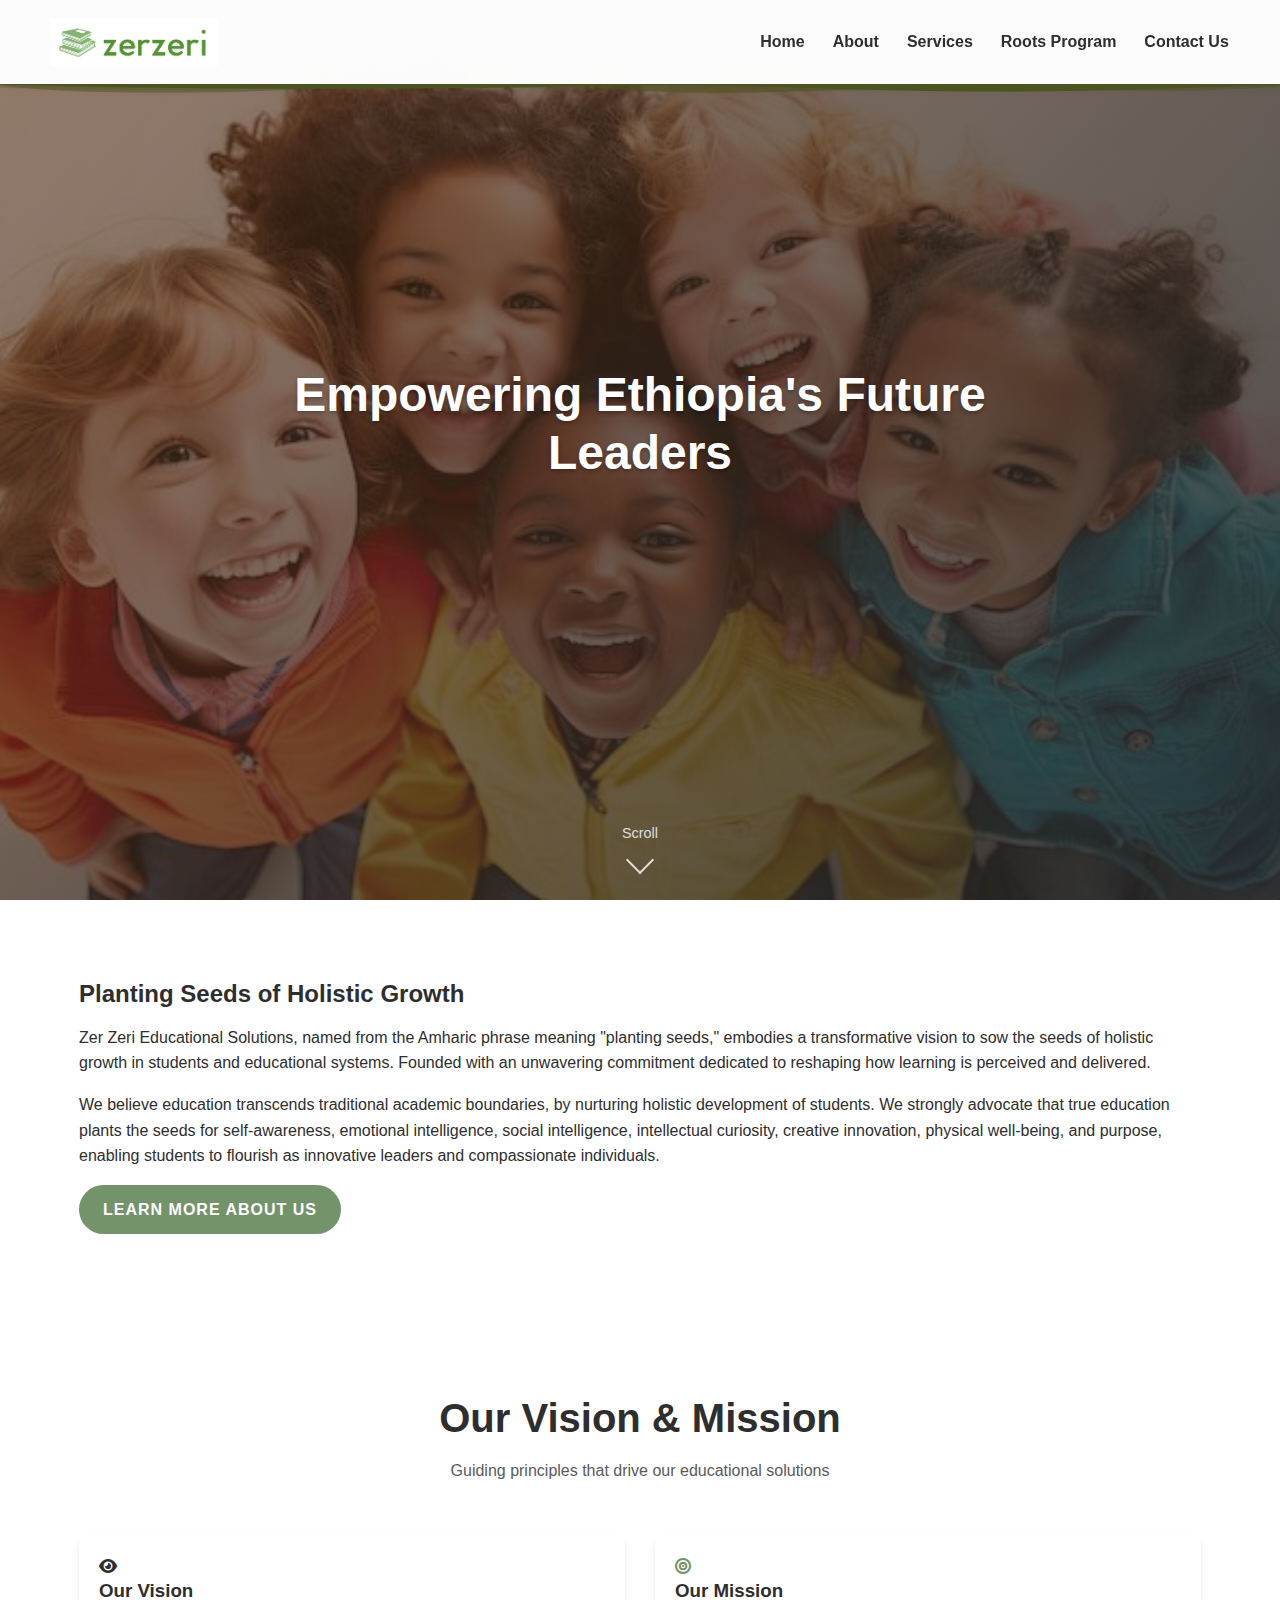
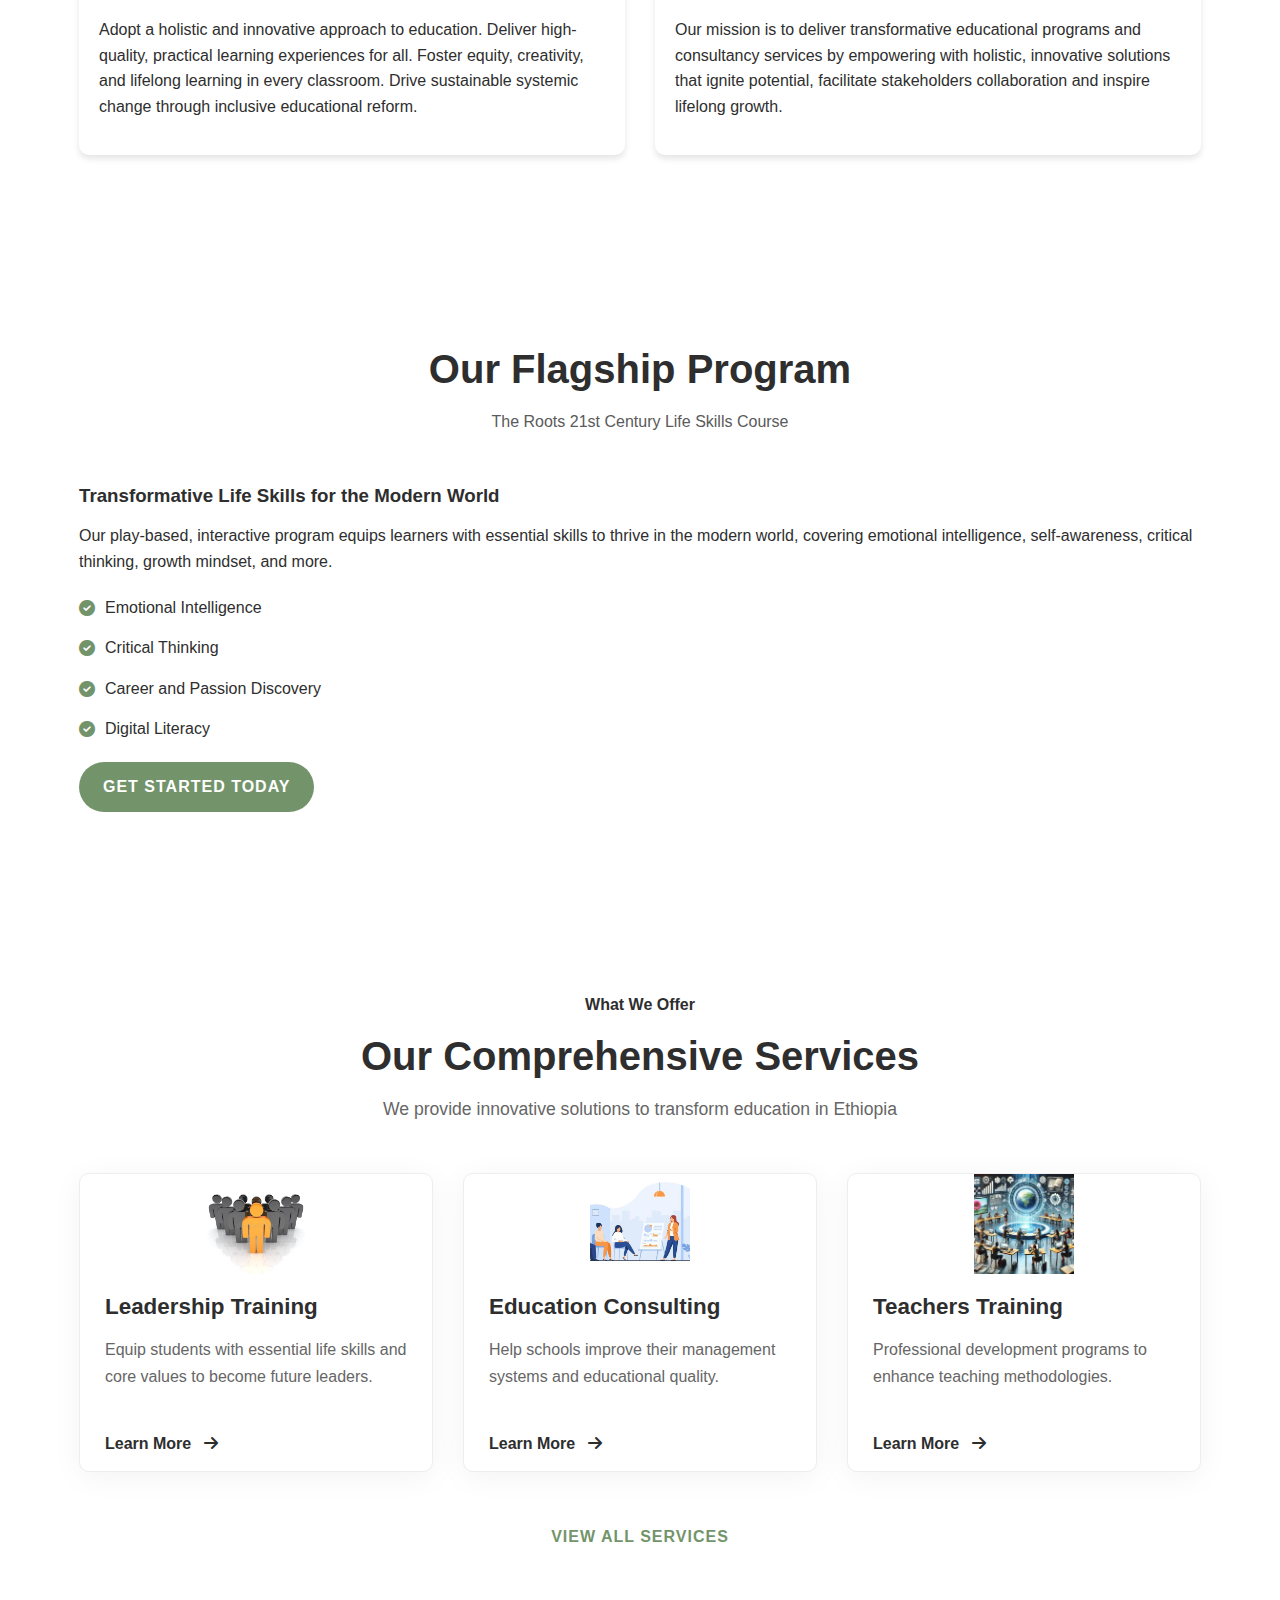
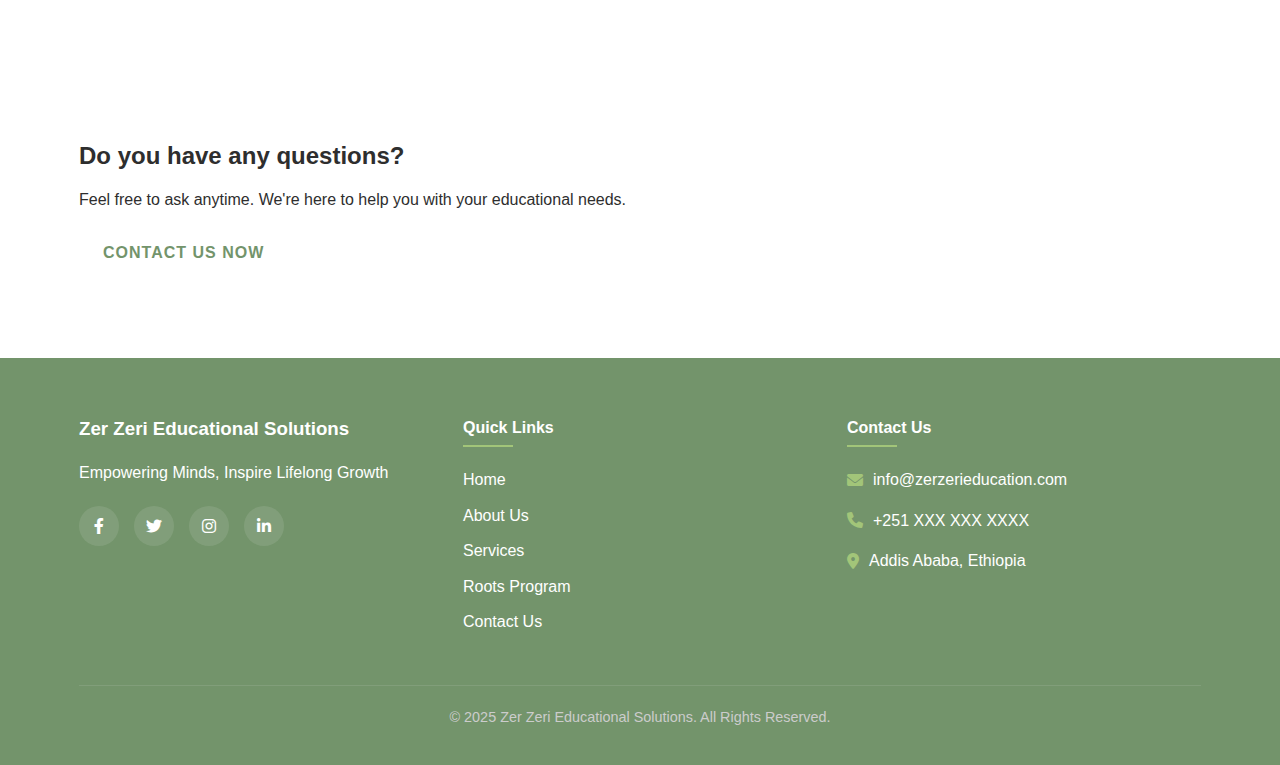
<file: index.html>
<!DOCTYPE html>
<html lang="en">
<head>
    <meta charset="UTF-8">
    <meta name="viewport" content="width=device-width, initial-scale=1.0">
    <title>Zer Zeri Educational Solutions - Empowering Minds</title>
    <link rel="stylesheet" href="css/style.css">
    <link rel="stylesheet" href="css/animations.css">
    <link rel="stylesheet" href="https://cdnjs.cloudflare.com/ajax/libs/font-awesome/6.0.0-beta3/css/all.min.css">
     <link href="https://fonts.googleapis.com/css2?family=Poppins:wght@400;600;700&family=Open+Sans:wght@400;600&display=swap" rel="stylesheet">
    <link rel="stylesheet" href="https://cdnjs.cloudflare.com/ajax/libs/font-awesome/6.0.0-beta3/css/all.min.css">
    <link rel="icon" href="images/logo.png" type="image/x-icon">
</head>
<body>
   <!-- HEADER -->
<header class="animated-header">
    <div class="header-container">
        <a href="index.html" class="logo">
            <img src="images/logo.png" alt="Zerzeri Education Logo">

        </a>
        <nav class="main-nav">
            <ul>
                <li><a href="index.html">Home</a></li>
                <li><a href="about.html">About</a></li>
                <li><a href="services.html">Services</a></li>
                <li><a href="roots-program.html">Roots Program</a></li>
                <li><a href="contact.html">Contact Us</a></li>
            </ul>
        </nav>
        <div class="mobile-menu-btn">
            <div class="hamburger">
                <span></span>
                <span></span>
                <span></span>
            </div>
        </div>
    </div>
    <div class="header-wave"></div>
</header>

    <!-- Hero Section -->
<section class="hero">
    <div class="hero-overlay"></div>
    <div class="container">
        <div class="hero-content">
            <h1 class="hero-title">Empowering Ethiopia's Future Leaders</h1>
            <p class="hero-subtitle">Innovative education solutions that transform learning for the 21st century</p>
            <div class="hero-buttons">
                <a href="root-program.html" class="cta-button primary-btn">Explore Our Program</a>
                <a href="services.html" class="cta-button secondary-btn">Learn About Our Services</a>
            </div>
        </div>
    </div>
    <div class="scroll-down-indicator">
        <span>Scroll</span>
        <div class="arrow-down"></div>
    </div>
</section>

    <!-- Introduction Section -->
    <section class="section bg-light">
        <div class="container">
            <div class="intro-content" data-animate="fade-in">
                <h2>Planting Seeds of Holistic Growth</h2>
                <p>Zer Zeri Educational Solutions, named from the Amharic phrase meaning "planting seeds," embodies a transformative vision to sow the seeds of holistic growth in students and educational systems. Founded with an unwavering commitment dedicated to reshaping how learning is perceived and delivered.</p>
                <p>We believe education transcends traditional academic boundaries, by nurturing holistic development of students. We strongly advocate that true education plants the seeds for self-awareness, emotional intelligence, social intelligence, intellectual curiosity, creative innovation, physical well-being, and purpose, enabling students to flourish as innovative leaders and compassionate individuals.</p>
                <a href="about.html" class="cta-button">Learn More About Us</a>
            </div>
        </div>
    </section>

    <!-- Vision and Mission Section -->
    <section class="section">
        <div class="container">
            <div class="section-title" data-animate="fade-in">
                <h2>Our Vision & Mission</h2>
                <p>Guiding principles that drive our educational solutions</p>
            </div>
            <div class="vision-mission-grid">
                <div class="vision-card" data-animate="fade-left">
                    <div class="card">
                        <div class="card-body">
                            <i class="fas fa-eye icon-large" style="color: var(--primary-orange);"></i>
                            <h3>Our Vision</h3>
                            <p>Adopt a holistic and innovative approach to education.
Deliver high-quality, practical learning experiences for all.
Foster equity, creativity, and lifelong learning in every classroom.
Drive sustainable systemic change through inclusive educational reform.</p>
                        </div>
                    </div>
                </div>
                <div class="mission-card" data-animate="fade-right">
                    <div class="card">
                        <div class="card-body">
                            <i class="fas fa-bullseye icon-large" style="color: var(--primary-green);"></i>
                            <h3>Our Mission</h3>
                            <p>Our mission is to deliver transformative educational programs and consultancy services by empowering with holistic, innovative solutions that ignite potential, facilitate stakeholders collaboration and inspire lifelong growth.</p>
                        </div>
                    </div>
                </div>
            </div>
        </div>
    </section>

    <!-- Roots Program Highlight -->
    <section class="section bg-light">
        <div class="container">
            <div class="section-title" data-animate="fade-in">
                <h2>Our Flagship Program</h2>
                <p>The Roots 21st Century Life Skills Course</p>
            </div>
            <div class="program-highlight" data-animate="fade-in">
                <div class="program-content">
                    <h3>Transformative Life Skills for the Modern World</h3>
                    <p>Our play-based, interactive program equips learners with essential skills to thrive in the modern world, covering emotional intelligence, self-awareness, critical thinking, growth mindset, and more.</p>
                    <ul class="feature-list">
                        <li><i class="fas fa-check-circle" style="color: var(--primary-green);"></i> Emotional Intelligence</li>
                        <li><i class="fas fa-check-circle" style="color: var(--primary-green);"></i> Critical Thinking</li>
                        <li><i class="fas fa-check-circle" style="color: var(--primary-green);"></i> Career and Passion Discovery</li>
                        <li><i class="fas fa-check-circle" style="color: var(--primary-green);"></i> Digital Literacy</li>
                    </ul>
                    <a href="roots-program.html" class="cta-button">Get Started Today</a>
                </div>
            </div>
        </div>
    </section>
     <!-- Featured Services -->
<section class="featured-services">
    <div class="container">
        <div class="section-header">
            <span class="section-subtitle">What We Offer</span>
            <h2>Our Comprehensive Services</h2>
            <p>We provide innovative solutions to transform education in Ethiopia</p>
        </div>
        
        <div class="services-grid">
            <div class="service-card">
                <div class="service-icon">
                    <img src="images/leadership.jpg" alt="Leadership">
                </div>
                <h3>Leadership Training</h3>
                <p>Equip students with essential life skills and core values to become future leaders.</p>
                <a href="services.html" class="service-link">Learn More <i class="fas fa-arrow-right"></i></a>
            </div>
            
            <div class="service-card">
                <div class="service-icon">
                    <img src="images/consulting.jpg" alt="Consulting">
                </div>
                <h3>Education Consulting</h3>
                <p>Help schools improve their management systems and educational quality.</p>
                <a href="services.html" class="service-link">Learn More <i class="fas fa-arrow-right"></i></a>
            </div>
            
            <div class="service-card">
                <div class="service-icon">
                    <img src="images/teacher-training.jpg" alt="Teacher Training">
                </div>
                <h3>Teachers Training</h3>
                <p>Professional development programs to enhance teaching methodologies.</p>
                <a href="services.html" class="service-link">Learn More <i class="fas fa-arrow-right"></i></a>
            </div>
        </div>
        
        <div class="section-cta">
            <a href="services.html" class="cta-button outline-btn" style="background-color: var(--white); color: var(--primary-green);">View All Services</a>
        </div>
    </div>
</section>

    <!-- CTA Section -->
    <section class="section cta-section" >
        <div class="container">
            <div class="cta-content" data-animate="fade-in">
                <h2>Do you have any questions?</h2>
                <p>Feel free to ask anytime. We're here to help you with your educational needs.</p>
                <a href="contact.html" class="cta-button" style="background-color: var(--white); color: var(--primary-green);">Contact Us Now</a>
            </div>
        </div>
    </section>

    <!-- Footer -->
    <footer class="footer">
        <div class="container">
            <div class="footer-content">
                <div class="footer-about">
                    <h3>Zer Zeri Educational Solutions</h3>
                    <p>Empowering Minds, Inspire Lifelong Growth</p>
                    <div class="social-links">
                        <a href="#"><i class="fab fa-facebook-f"></i></a>
                        <a href="#"><i class="fab fa-twitter"></i></a>
                        <a href="#"><i class="fab fa-instagram"></i></a>
                        <a href="#"><i class="fab fa-linkedin-in"></i></a>
                    </div>
                </div>
                <div class="footer-links">
                    <h4>Quick Links</h4>
                    <ul>
                        <li><a href="index.html">Home</a></li>
                        <li><a href="about.html">About Us</a></li>
                        <li><a href="services.html">Services</a></li>
                        <li><a href="roots-program.html">Roots Program</a></li>
                        <li><a href="contact.html">Contact Us</a></li>
                    </ul>
                </div>
                <div class="footer-contact">
                    <h4>Contact Us</h4>
                    <p><i class="fas fa-envelope"></i> info@zerzerieducation.com</p>
                    <p><i class="fas fa-phone"></i> +251 XXX XXX XXXX</p>
                    <p><i class="fas fa-map-marker-alt"></i> Addis Ababa, Ethiopia</p>
                </div>
            </div>
            <div class="footer-bottom">
                <p>&copy; 2025 Zer Zeri Educational Solutions. All Rights Reserved.</p>
            </div>
        </div>
    </footer>

    <script src="js/main.js"></script>
</body>
</html>
</file>
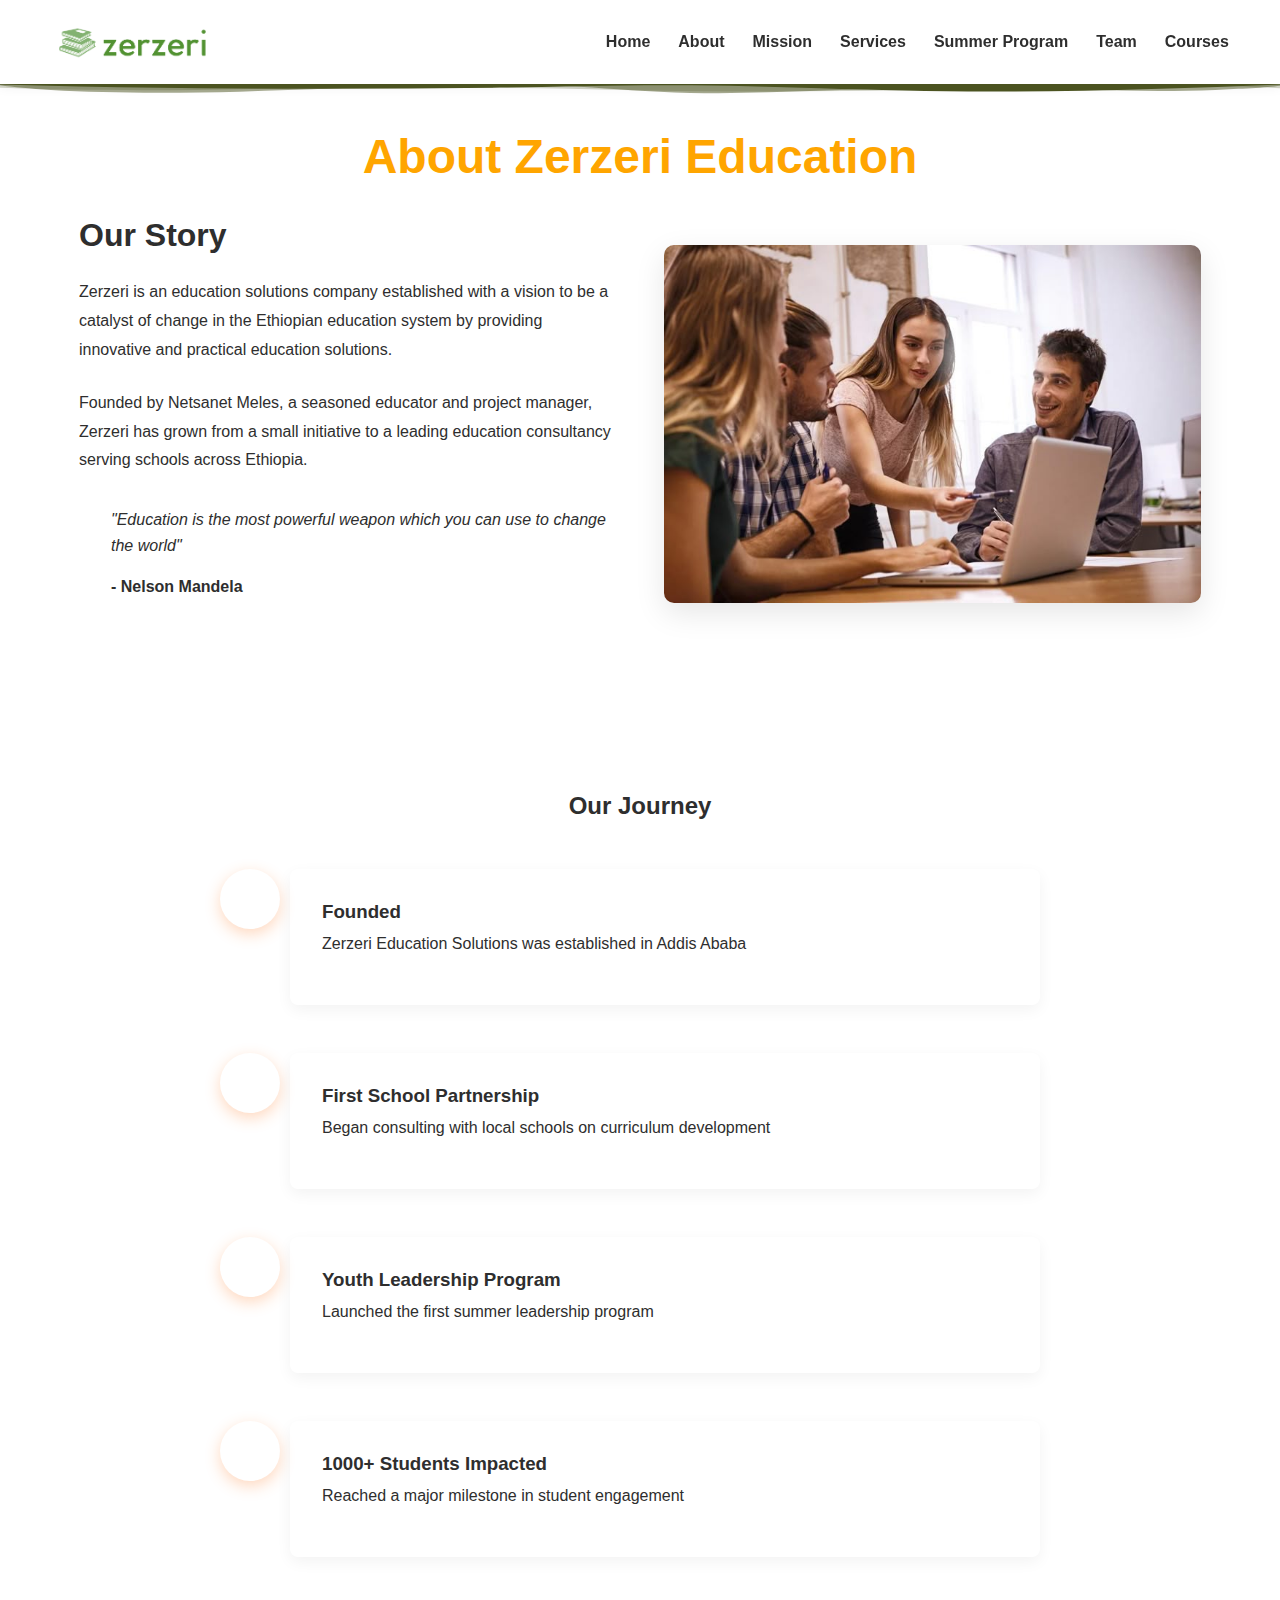
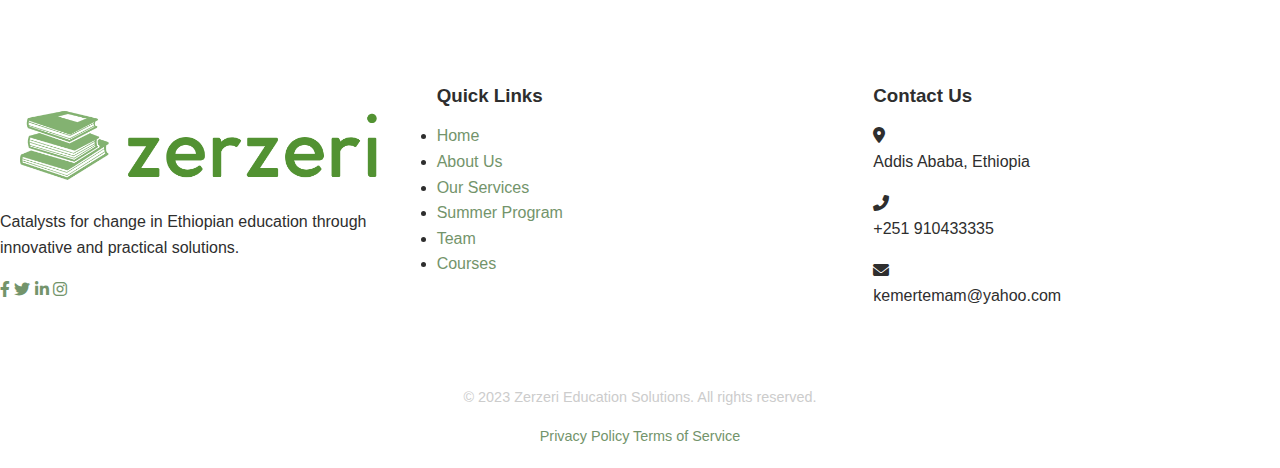
<file: about.html>
<!DOCTYPE html>
<html lang="en">
<head>
    <meta charset="UTF-8">
    <meta name="viewport" content="width=device-width, initial-scale=1.0">
    <title>About Us - Zerzeri Education</title>
    <link rel="stylesheet" href="css/style.css">
    <link rel="stylesheet" href="css/about.css">
    <link href="https://fonts.googleapis.com/css2?family=Poppins:wght@400;600;700&family=Open+Sans:wght@400;600&display=swap" rel="stylesheet">
    <link rel="stylesheet" href="https://cdnjs.cloudflare.com/ajax/libs/font-awesome/6.0.0-beta3/css/all.min.css">
    <link rel="icon" href="images/logo.png" type="image/x-icon">

</head>
<body>
   <!-- HEADER -->
<header class="animated-header">
    <div class="header-container">
        <a href="index.html" class="logo">
            <img src="images/logo.png" alt="Zerzeri Education Logo">
        </a>
        <nav class="main-nav">
            <ul>
                <li><a href="index.html">Home</a></li>
                <li><a href="about.html">About</a></li>
                <li><a href="mission.html">Mission</a></li>
                <li><a href="services.html">Services</a></li>
                <li><a href="summer-program.html">Summer Program</a></li>
                <li><a href="team.html">Team</a></li>
                <li><a href="courses.html">Courses</a></li>
            </ul>
        </nav>
        <div class="mobile-menu-btn">
            <div class="hamburger">
                <span></span>
                <span></span>
                <span></span>
            </div>
        </div>
    </div>
    <div class="header-wave"></div>
</header>

    <!-- About Hero Section -->
    <section class="about-hero">
        <div class="container">
            <h1>About Zerzeri Education</h1>
            <p>Catalysts for change in Ethiopian education</p>
        </div>
    </section>

    <!-- About Content -->
    <section class="about-content">
        <div class="container">
            <div class="about-grid">
                <div class="about-text">
                    <h2>Our Story</h2>
                    <p>Zerzeri is an education solutions company established with a vision to be a catalyst of change in the Ethiopian education system by providing innovative and practical education solutions.</p>
                    <p>Founded by Netsanet Meles, a seasoned educator and project manager, Zerzeri has grown from a small initiative to a leading education consultancy serving schools across Ethiopia.</p>
                    <blockquote>
                        "Education is the most powerful weapon which you can use to change the world"
                        <cite>- Nelson Mandela</cite>
                    </blockquote>
                </div>
                <div class="about-image">
                    <img src="images/team.jpg" alt="Zerzeri Team">
                </div>
            </div>
        </div>
    </section>

    <!-- Milestones -->
    <section class="milestones">
        <div class="container">
            <h2>Our Journey</h2>
            <div class="timeline">
                <div class="timeline-item">
                    <div class="timeline-year">2013</div>
                    <div class="timeline-content">
                        <h3>Founded</h3>
                        <p>Zerzeri Education Solutions was established in Addis Ababa</p>
                    </div>
                </div>
                <div class="timeline-item">
                    <div class="timeline-year">2015</div>
                    <div class="timeline-content">
                        <h3>First School Partnership</h3>
                        <p>Began consulting with local schools on curriculum development</p>
                    </div>
                </div>
                <div class="timeline-item">
                    <div class="timeline-year">2018</div>
                    <div class="timeline-content">
                        <h3>Youth Leadership Program</h3>
                        <p>Launched the first summer leadership program</p>
                    </div>
                </div>
                <div class="timeline-item">
                    <div class="timeline-year">2023</div>
                    <div class="timeline-content">
                        <h3>1000+ Students Impacted</h3>
                        <p>Reached a major milestone in student engagement</p>
                    </div>
                </div>
            </div>
        </div>
    </section>

   <!-- Enhanced Animated Footer -->
    <footer class="animated-footer">
        <div class="footer-wave"></div>
        <div class="footer-container">
            <div class="footer-content">
                <div class="footer-section about">
                    <div class="footer-logo">
                        <img src="images/logo.png" alt="Zerzeri Education Logo">
                        
                    </div>
                    <p>Catalysts for change in Ethiopian education through innovative and practical solutions.</p>
                    <div class="footer-social">
                        <a href="#"><i class="fab fa-facebook-f"></i></a>
                        <a href="#"><i class="fab fa-twitter"></i></a>
                        <a href="#"><i class="fab fa-linkedin-in"></i></a>
                        <a href="#"><i class="fab fa-instagram"></i></a>
                    </div>
                </div>
                <div class="footer-section links">
                    <h3>Quick Links</h3>
                    <ul>
                        <li><a href="index.html">Home</a></li>
                        <li><a href="about.html">About Us</a></li>
                        <li><a href="services.html">Our Services</a></li>
                        <li><a href="summer-program.html">Summer Program</a></li>
                <li><a href="team.html">Team</a></li>
                        <li><a href="courses.html">Courses</a></li>
                       
                    </ul>
                </div>
                <div class="footer-section contact">
                    <h3>Contact Us</h3>
                    <div class="contact-info">
                        <div class="contact-item">
                            <i class="fas fa-map-marker-alt"></i>
                            <p>Addis Ababa, Ethiopia</p>
                        </div>
                        <div class="contact-item">
                            <i class="fas fa-phone-alt"></i>
                            <p>+251 910433335</p>
                        </div>
                        <div class="contact-item">
                            <i class="fas fa-envelope"></i>
                            <p>kemertemam@yahoo.com</p>
                        </div>
                    </div>
                </div>
            </div>
            <div class="footer-bottom">
                <p>&copy; 2023 Zerzeri Education Solutions. All rights reserved.</p>
                <div class="footer-menu">
                    <a href="#">Privacy Policy</a>
                    <a href="#">Terms of Service</a>
                </div>
            </div>
        </div>
    </footer>

    <script src="js/main.js"></script>
</body>
</html>
</file>
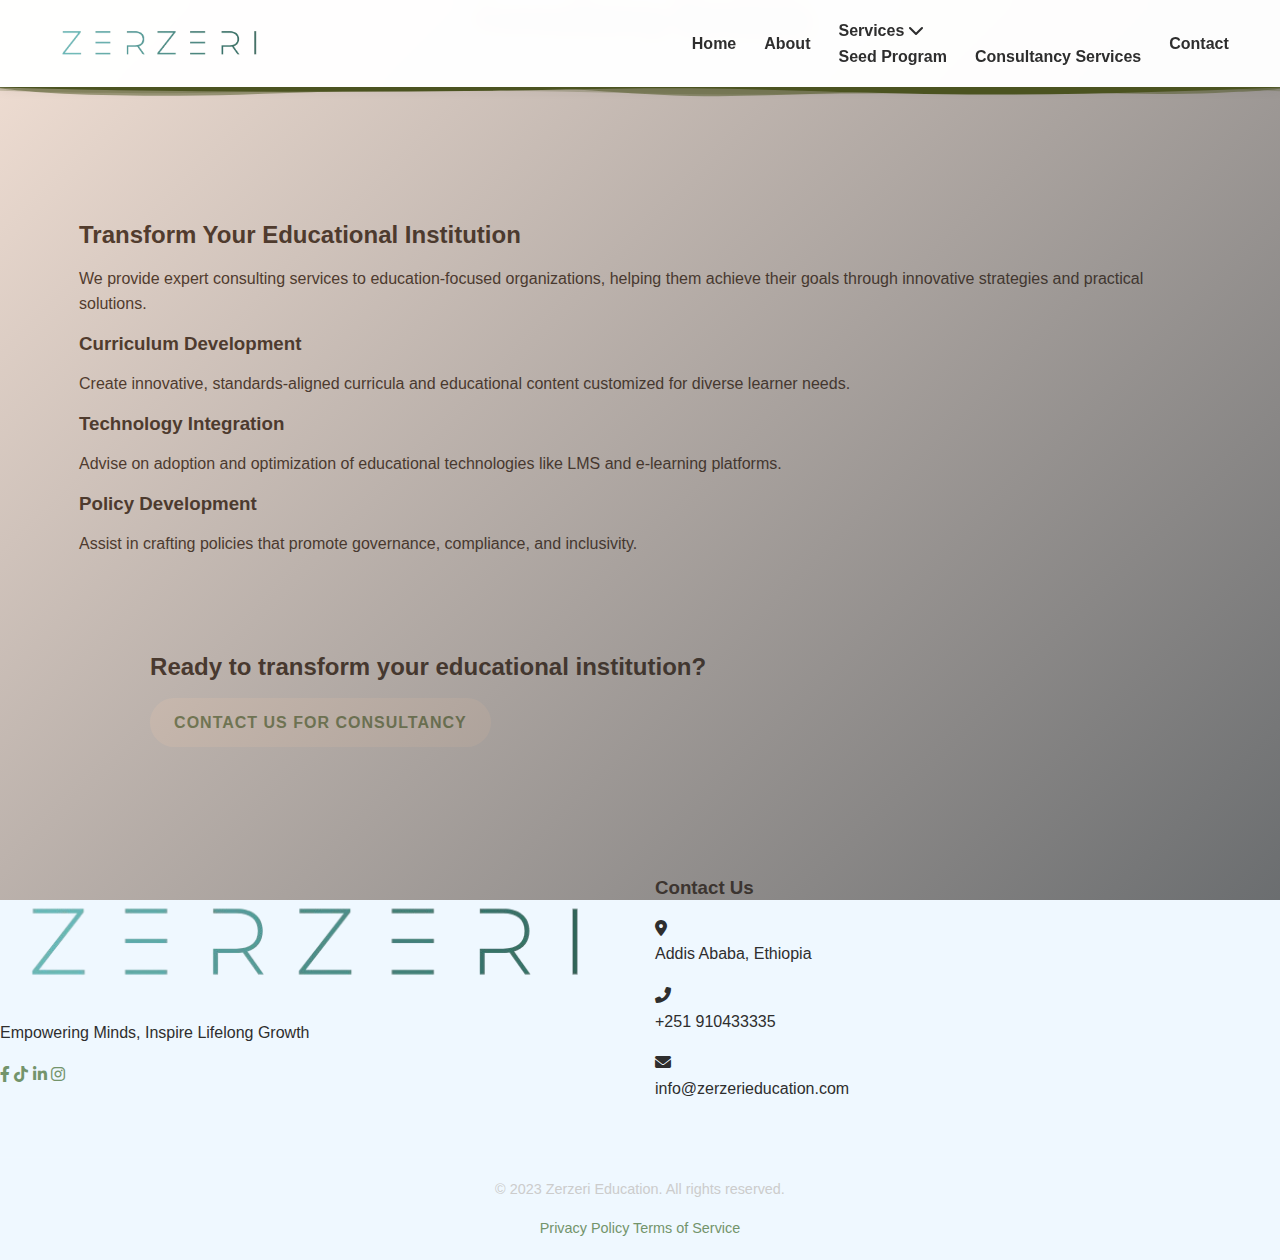
<file: consultancy.html>
<!DOCTYPE html>
<html lang="en">
<head>
    <meta charset="UTF-8">
    <meta name="viewport" content="width=device-width, initial-scale=1.0">
    <title>Consultancy Services - Zerzeri Education</title>
    <link rel="stylesheet" href="css/style.css">
    <link rel="stylesheet" href="css/services.css">
    <link href="https://fonts.googleapis.com/css2?family=Poppins:wght@400;600;700&family=Open+Sans:wght@400;600&display=swap" rel="stylesheet">
    <link rel="stylesheet" href="https://cdnjs.cloudflare.com/ajax/libs/font-awesome/6.0.0-beta3/css/all.min.css">
    <link rel="icon" href="images/logo1.png" type="image/x-icon">
</head>
<body style="background-color: #EFF8FF;">
    <!-- HEADER -->
    <header class="animated-header">
        <div class="header-container">
            <a href="index.html" class="logo">
                <img src="images/logo1.png" alt="Zerzeri Education Logo">
            </a>
            <nav class="main-nav">
                <ul>
                    <li><a href="index.html">Home</a></li>
                    <li><a href="about.html">About</a></li>
                    <li class="dropdown">
                        <a href="services.html">Services <i class="fas fa-chevron-down"></i></a>
                        <ul class="dropdown-menu">
                            <li><a href="seed.html">Seed Program</a></li>
                            <li><a href="consultancy.html">Consultancy Services</a></li>
                        </ul>
                    </li>
                    <li><a href="contact.html">Contact</a></li>
                </ul>
            </nav>
            <div class="mobile-menu-btn">
                <div class="hamburger">
                    <span></span>
                    <span></span>
                    <span></span>
                </div>
            </div>
        </div>
        <div class="header-wave"></div>
    </header>

 <!-- Consultancy Hero Section -->
<section class="consultancy-hero">
    <div class="hero-overlay"></div>
    <div class="container">
        <div class="hero-content">
            <h1>Consultancy Services</h1>
            <p class="hero-subtitle">Expert consulting services for schools, ed-tech companies, educational nonprofits, and training providers</p>
            <div class="hero-buttons">
                <a href="contact.html" class="cta-button">Get Started Today</a>
                <a href="#services" class="outline-btn">Explore Services</a>
            </div>
        </div>
    </div>
    <div class="hero-wave"></div>
</section>

    <!-- Consultancy Services Section -->
    <section class="consultancy-services">
        <div class="container">
            <div class="service-intro">
                <h2>Transform Your Educational Institution</h2>
                <p>We provide expert consulting services to education-focused organizations, helping them achieve their goals through innovative strategies and practical solutions.</p>
            </div>
            
            <div class="service-areas">
                
                <div class="service-area">
                    <h3>Curriculum Development</h3>
                    <p>Create innovative, standards-aligned curricula and educational content customized for diverse learner needs.</p>
                </div>
                
                <div class="service-area">
                    <h3>Technology Integration</h3>
                    <p>Advise on adoption and optimization of educational technologies like LMS and e-learning platforms.</p>
                </div>
                
                <div class="service-area">
                    <h3>Policy Development</h3>
                    <p>Assist in crafting policies that promote governance, compliance, and inclusivity.</p>
                </div>
                
                </div>

             <!-- CTA Section -->
    <section class="section cta-section" >
        <div class="container">
            <div class="cta-content" data-animate="fade-in">
                <h2>Ready to transform your educational institution?</h2>
                <a href="contact.html" class="cta-button" style="background-color: var(--white); color: var(--primary-green); margin-bottom: 50px;">Contact Us for Consultancy</a>
            </div>
        </div>
    </section>
        </div>
    </section>

    <!-- Footer -->
    <footer class="animated-footer">
        <div class="footer-wave"></div>
        <div class="footer-container">
            <div class="footer-content">
                <div class="footer-section about">
                    <div class="footer-logo">
                        <img src="images/logo1.png" alt="Zerzeri Education Logo">
                    </div>
                    <p>Empowering Minds, Inspire Lifelong Growth</p>
                    <div class="footer-social">
    <a href="https://www.facebook.com/Zerzeri Zerzeri" target="_blank"><i class="fab fa-facebook-f"></i></a>
    <a href="https://www.tiktok.com/@zerzerieducation" target="_blank"><i class="fab fa-tiktok"></i></a>
    <a href="https://www.linkedin.com/in/YourProfileID" target="_blank"><i class="fab fa-linkedin-in"></i></a>
    <a href="https://www.instagram.com/zerzerieducation" target="_blank"><i class="fab fa-instagram"></i></a>
</div>
                </div>
             
                <div class="footer-section contact">
                    <h3>Contact Us</h3>
                    <div class="contact-info">
                        <div class="contact-item">
                            <i class="fas fa-map-marker-alt"></i>
                            <p>Addis Ababa, Ethiopia</p>
                        </div>
                        <div class="contact-item">
                            <i class="fas fa-phone-alt"></i>
                            <p>+251 910433335</p>
                        </div>
                        <div class="contact-item">
                            <i class="fas fa-envelope"></i>
                            <p>info@zerzerieducation.com</p>
                        </div>
                    </div>
                </div>
            </div>
            <div class="footer-bottom">
                <p>&copy; 2023 Zerzeri Education. All rights reserved.</p>
                <div class="footer-menu">
                    <a href="#">Privacy Policy</a>
                    <a href="#">Terms of Service</a>
                </div>
            </div>
        </div>
    </footer>

    <script src="js/main.js"></script>
</body>
</html>
</file>
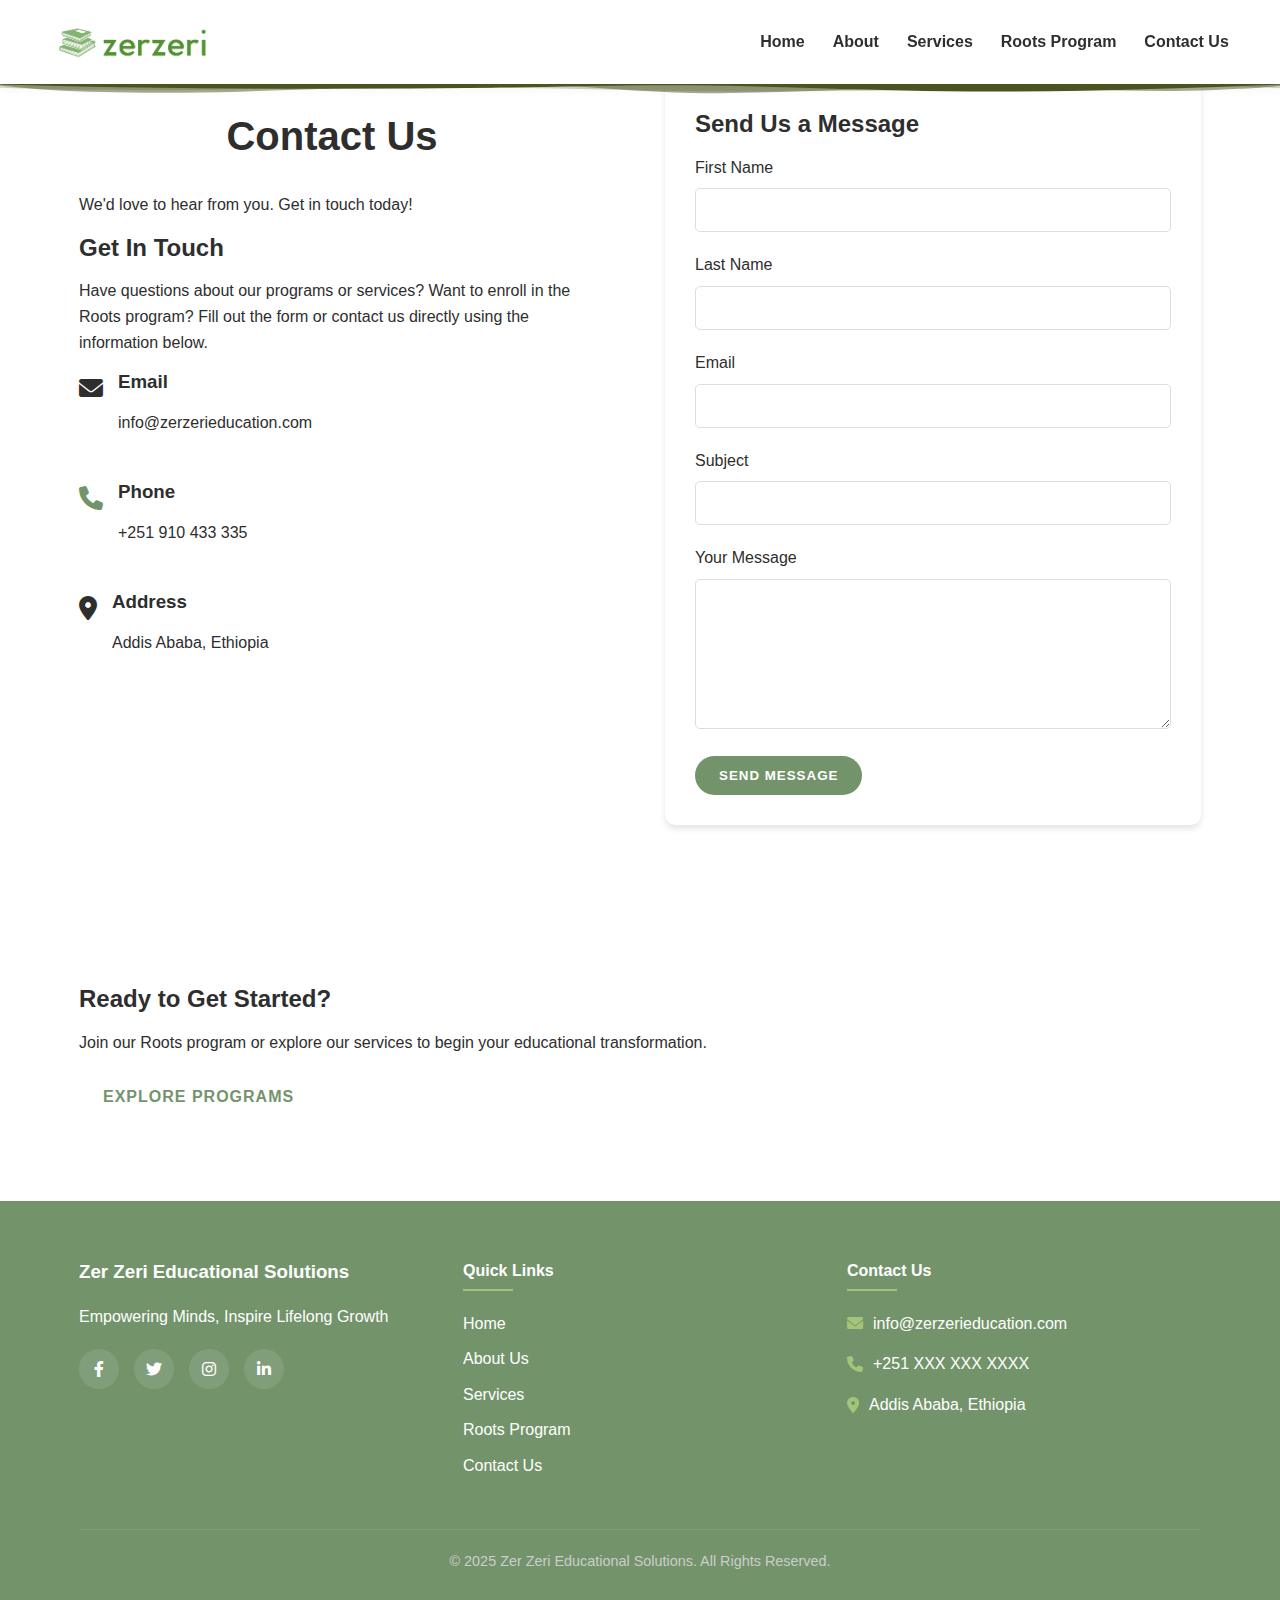
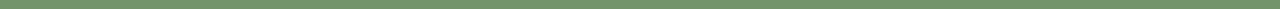
<file: contact.html>
<!DOCTYPE html>
<html lang="en">
<head>
    <meta charset="UTF-8">
    <meta name="viewport" content="width=device-width, initial-scale=1.0">
    <title>Contact Us - Zer Zeri Educational Solutions</title>
    <link rel="stylesheet" href="css/style.css">
    <link rel="stylesheet" href="css/animations.css">
    <link rel="stylesheet" href="https://cdnjs.cloudflare.com/ajax/libs/font-awesome/6.0.0-beta3/css/all.min.css">
    <link rel="icon" href="images/logo.png" type="image/x-icon">
</head>
<body>
   <!-- HEADER -->
<header class="animated-header">
    <div class="header-container">
        <a href="index.html" class="logo">
            <img src="images/logo.png" alt="Zerzeri Education Logo">

        </a>
        <nav class="main-nav">
            <ul>
                <li><a href="index.html">Home</a></li>
                <li><a href="about.html">About</a></li>
                <li><a href="services.html">Services</a></li>
                <li><a href="roots-program.html">Roots Program</a></li>
                <li><a href="contact.html">Contact Us</a></li>
            </ul>
        </nav>
        <div class="mobile-menu-btn">
            <div class="hamburger">
                <span></span>
                <span></span>
                <span></span>
            </div>
        </div>
    </div>
    <div class="header-wave"></div>
</header>

    <!-- Contact Section -->
    <section class="section">
        <div class="container">
            <div class="contact-container" data-animate="fade-in">
                <div class="contact-info">
                    <h1>Contact Us</h1>
            <p>We'd love to hear from you. Get in touch today!</p>
                    <h2>Get In Touch</h2>
                    <p>Have questions about our programs or services? Want to enroll in the Roots program? Fill out the form or contact us directly using the information below.</p>
                    
                    <div class="info-item">
                        <i class="fas fa-envelope" style="color: var(--primary-orange);"></i>
                        <div>
                            <h3>Email</h3>
                            <p>info@zerzerieducation.com</p>
                        </div>
                    </div>
                    
                    <div class="info-item">
                        <i class="fas fa-phone" style="color: var(--primary-green);"></i>
                        <div>
                            <h3>Phone</h3>
                            <p>+251 910 433 335</p>
                        </div>
                    </div>
                    
                    <div class="info-item">
                        <i class="fas fa-map-marker-alt" style="color: var(--primary-orange);"></i>
                        <div>
                            <h3>Address</h3>
                            <p>Addis Ababa, Ethiopia</p>
                        </div>
                    </div>
                    
                    <div class="social-links">
                        <a href="#"><i class="fab fa-facebook-f"></i></a>
                        <a href="#"><i class="fab fa-twitter"></i></a>
                        <a href="#"><i class="fab fa-instagram"></i></a>
                        <a href="#"><i class="fab fa-linkedin-in"></i></a>
                    </div>
                </div>
                
                <div class="contact-form">
                    <h2>Send Us a Message</h2>
                    <form id="contact-form">
                        <div class="form-group">
                            <label for="first-name">First Name</label>
                            <input type="text" id="first-name" name="first-name" required>
                        </div>
                        <div class="form-group">
                            <label for="last-name">Last Name</label>
                            <input type="text" id="last-name" name="last-name" required>
                        </div>
                        <div class="form-group">
                            <label for="email">Email</label>
                            <input type="email" id="email" name="email" required>
                        </div>
                        <div class="form-group">
                            <label for="subject">Subject</label>
                            <input type="text" id="subject" name="subject" required>
                        </div>
                        <div class="form-group">
                            <label for="message">Your Message</label>
                            <textarea id="message" name="message" rows="5" required></textarea>
                        </div>
                        <button type="submit" class="cta-button">Send Message</button>
                    </form>
                </div>
            </div>
        </div>
    </section>

    <!-- CTA Section -->
    <section class="section cta-section">
        <div class="container">
            <div class="cta-content" data-animate="fade-in">
                <h2>Ready to Get Started?</h2>
                <p>Join our Roots program or explore our services to begin your educational transformation.</p>
                <a href="roots-program.html" class="cta-button" style="background-color: var(--white); color: var(--primary-green);">Explore Programs</a>
            </div>
        </div>
    </section>

    <!-- Footer -->
    <footer class="footer">
        <div class="container">
            <div class="footer-content">
                <div class="footer-about">
                    <h3>Zer Zeri Educational Solutions</h3>
                    <p>Empowering Minds, Inspire Lifelong Growth</p>
                    <div class="social-links">
                        <a href="#"><i class="fab fa-facebook-f"></i></a>
                        <a href="#"><i class="fab fa-twitter"></i></a>
                        <a href="#"><i class="fab fa-instagram"></i></a>
                        <a href="#"><i class="fab fa-linkedin-in"></i></a>
                    </div>
                </div>
                <div class="footer-links">
                    <h4>Quick Links</h4>
                    <ul>
                        <li><a href="index.html">Home</a></li>
                        <li><a href="about.html">About Us</a></li>
                        <li><a href="services.html">Services</a></li>
                        <li><a href="roots-program.html">Roots Program</a></li>
                        <li><a href="contact.html">Contact Us</a></li>
                    </ul>
                </div>
                <div class="footer-contact">
                    <h4>Contact Us</h4>
                    <p><i class="fas fa-envelope"></i> info@zerzerieducation.com</p>
                    <p><i class="fas fa-phone"></i> +251 XXX XXX XXXX</p>
                    <p><i class="fas fa-map-marker-alt"></i> Addis Ababa, Ethiopia</p>
                </div>
            </div>
            <div class="footer-bottom">
                <p>&copy; 2025 Zer Zeri Educational Solutions. All Rights Reserved.</p>
            </div>
        </div>
    </footer>

    <script src="js/main.js"></script>
</body>
</html>
</file>
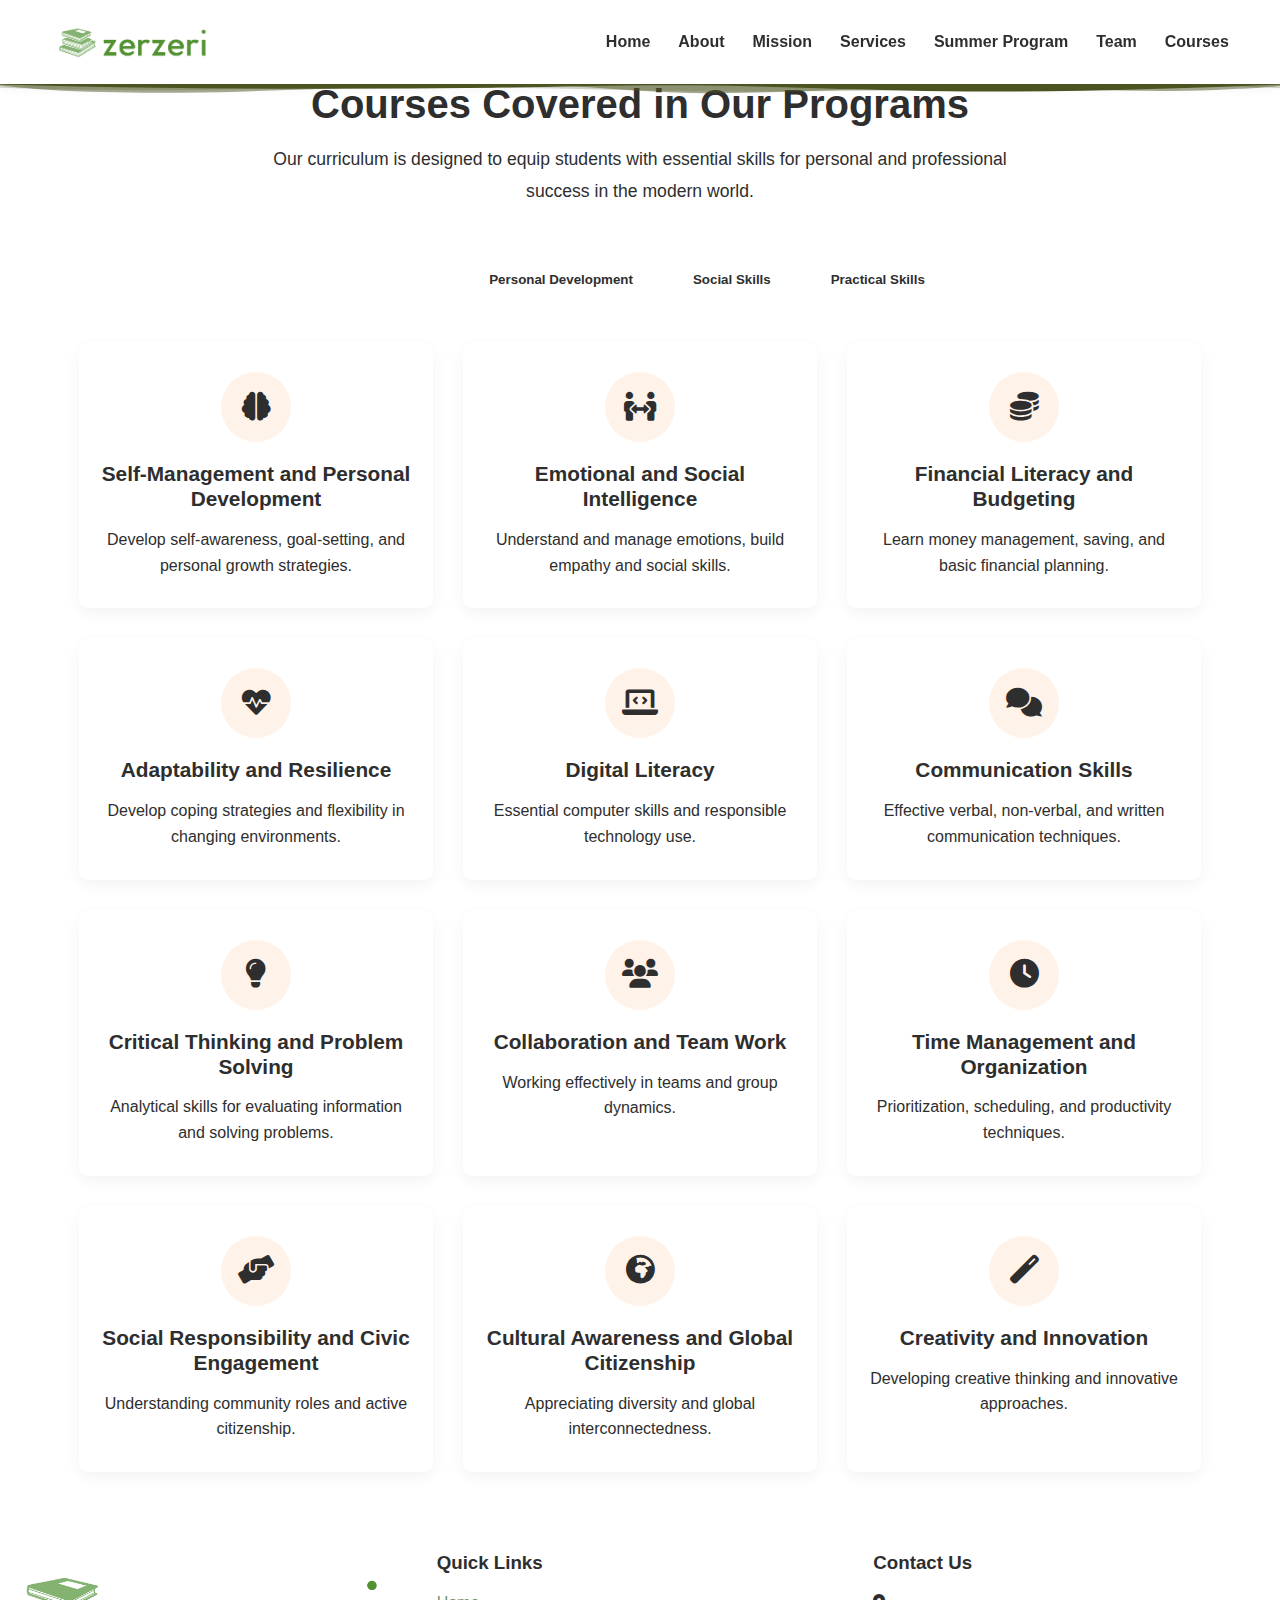
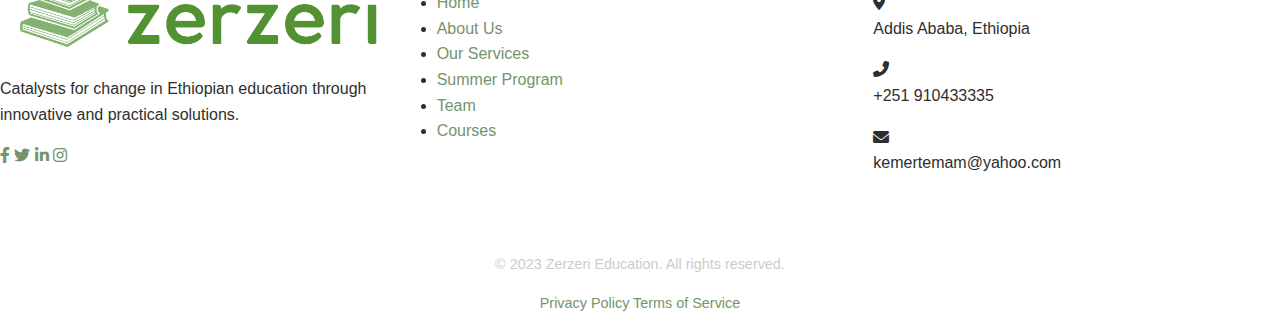
<file: courses.html>
<!DOCTYPE html>
<html lang="en">
<head>
    <meta charset="UTF-8">
    <meta name="viewport" content="width=device-width, initial-scale=1.0">
    <title>Courses Covered - Zerzeri Education</title>
    <link rel="stylesheet" href="css/style.css">
    <link rel="stylesheet" href="css/courses.css">
    <link href="https://fonts.googleapis.com/css2?family=Poppins:wght@400;600;700&family=Open+Sans:wght@400;600&display=swap" rel="stylesheet">
    <link rel="stylesheet" href="https://cdnjs.cloudflare.com/ajax/libs/font-awesome/6.0.0-beta3/css/all.min.css">
    <link rel="icon" href="images/logo.png" type="image/x-icon">
</head>
<body>
    <!-- HEADER -->
<header class="animated-header">
    <div class="header-container">
        <a href="index.html" class="logo">
            <img src="images/logo.png" alt="Zerzeri Education Logo">
        </a>
        <nav class="main-nav">
            <ul>
                <li><a href="index.html">Home</a></li>
                <li><a href="about.html">About</a></li>
                <li><a href="mission.html">Mission</a></li>
                <li><a href="services.html">Services</a></li>
                <li><a href="summer-program.html">Summer Program</a></li>
                <li><a href="team.html">Team</a></li>
                <li><a href="courses.html">Courses</a></li>
            </ul>
        </nav>
        <div class="mobile-menu-btn">
            <div class="hamburger">
                <span></span>
                <span></span>
                <span></span>
            </div>
        </div>
    </div>
    <div class="header-wave"></div>
</header>

    <!-- Courses Main Content -->
    <section class="courses-main">
        <div class="container">
            <div class="section-intro">
                <h2>Courses Covered in Our Programs</h2>
                <p>Our curriculum is designed to equip students with essential skills for personal and professional success in the modern world.</p>
            </div>

            <div class="course-categories">
                <div class="category-tabs">
                    <button class="tab-btn active" data-category="all">All Courses</button>
                    <button class="tab-btn" data-category="personal">Personal Development</button>
                    <button class="tab-btn" data-category="social">Social Skills</button>
                    <button class="tab-btn" data-category="practical">Practical Skills</button>
                </div>

                <div class="courses-grid">
                    <!-- Course 1 -->
                    <div class="course-card" data-category="personal">
                        <div class="course-icon">
                            <i class="fas fa-brain"></i>
                        </div>
                        <h3>Self-Management and Personal Development</h3>
                        <p>Develop self-awareness, goal-setting, and personal growth strategies.</p>
                        <div class="course-hover">
                           
                        </div>
                    </div>
                    
                    <!-- Course 2 -->
                    <div class="course-card" data-category="social">
                        <div class="course-icon">
                            <i class="fas fa-people-arrows"></i>
                        </div>
                        <h3>Emotional and Social Intelligence</h3>
                        <p>Understand and manage emotions, build empathy and social skills.</p>
                        <div class="course-hover">
                           
                        </div>
                    </div>
                    
                    <!-- Course 3 -->
                    <div class="course-card" data-category="practical">
                        <div class="course-icon">
                            <i class="fas fa-coins"></i>
                        </div>
                        <h3>Financial Literacy and Budgeting</h3>
                        <p>Learn money management, saving, and basic financial planning.</p>
                        <div class="course-hover">
                           
                        </div>
                    </div>
                    
                    <!-- Course 4 -->
                    <div class="course-card" data-category="personal">
                        <div class="course-icon">
                            <i class="fas fa-heartbeat"></i>
                        </div>
                        <h3>Adaptability and Resilience</h3>
                        <p>Develop coping strategies and flexibility in changing environments.</p>
                        <div class="course-hover">
                           
                        </div>
                    </div>
                    
                    <!-- Course 5 -->
                    <div class="course-card" data-category="practical">
                        <div class="course-icon">
                            <i class="fas fa-laptop-code"></i>
                        </div>
                        <h3>Digital Literacy</h3>
                        <p>Essential computer skills and responsible technology use.</p>
                        <div class="course-hover">
                           
                        </div>
                    </div>
                    
                    <!-- Course 6 -->
                    <div class="course-card" data-category="social">
                        <div class="course-icon">
                            <i class="fas fa-comments"></i>
                        </div>
                        <h3>Communication Skills</h3>
                        <p>Effective verbal, non-verbal, and written communication techniques.</p>
                        <div class="course-hover">
                           
                        </div>
                    </div>
                    
                    <!-- Course 7 -->
                    <div class="course-card" data-category="personal">
                        <div class="course-icon">
                            <i class="fas fa-lightbulb"></i>
                        </div>
                        <h3>Critical Thinking and Problem Solving</h3>
                        <p>Analytical skills for evaluating information and solving problems.</p>
                        <div class="course-hover">
                           
                        </div>
                    </div>
                    
                    <!-- Course 8 -->
                    <div class="course-card" data-category="social">
                        <div class="course-icon">
                            <i class="fas fa-users"></i>
                        </div>
                        <h3>Collaboration and Team Work</h3>
                        <p>Working effectively in teams and group dynamics.</p>
                        <div class="course-hover">
                           
                        </div>
                    </div>
                    
                    <!-- Course 9 -->
                    <div class="course-card" data-category="personal">
                        <div class="course-icon">
                            <i class="fas fa-clock"></i>
                        </div>
                        <h3>Time Management and Organization</h3>
                        <p>Prioritization, scheduling, and productivity techniques.</p>
                        <div class="course-hover">
                           
                        </div>
                    </div>
                    
                    <!-- Course 10 -->
                    <div class="course-card" data-category="social">
                        <div class="course-icon">
                            <i class="fas fa-hands-helping"></i>
                        </div>
                        <h3>Social Responsibility and Civic Engagement</h3>
                        <p>Understanding community roles and active citizenship.</p>
                        <div class="course-hover">
                           
                        </div>
                    </div>
                    
                    <!-- Course 11 -->
                    <div class="course-card" data-category="social">
                        <div class="course-icon">
                            <i class="fas fa-globe-africa"></i>
                        </div>
                        <h3>Cultural Awareness and Global Citizenship</h3>
                        <p>Appreciating diversity and global interconnectedness.</p>
                        <div class="course-hover">
                           
                        </div>
                    </div>
                    
                    <!-- Course 12 -->
                    <div class="course-card" data-category="personal">
                        <div class="course-icon">
                            <i class="fas fa-magic"></i>
                        </div>
                        <h3>Creativity and Innovation</h3>
                        <p>Developing creative thinking and innovative approaches.</p>
                        <div class="course-hover">
                           
                        </div>
                    </div>
                </div>
            </div>
        </div>
    </section>


    <!-- Enhanced Animated Footer -->
    <footer class="animated-footer">
        <div class="footer-wave"></div>
        <div class="footer-container">
            <div class="footer-content">
                <div class="footer-section about">
                    <div class="footer-logo">
                        <img src="images/logo.png" alt="Zerzeri Education Logo">
                        
                    </div>
                    <p>Catalysts for change in Ethiopian education through innovative and practical solutions.</p>
                    <div class="footer-social">
                        <a href="#"><i class="fab fa-facebook-f"></i></a>
                        <a href="#"><i class="fab fa-twitter"></i></a>
                        <a href="#"><i class="fab fa-linkedin-in"></i></a>
                        <a href="#"><i class="fab fa-instagram"></i></a>
                    </div>
                </div>
                <div class="footer-section links">
                    <h3>Quick Links</h3>
                    <ul>
                        <li><a href="index.html">Home</a></li>
                        <li><a href="about.html">About Us</a></li>
                        <li><a href="services.html">Our Services</a></li>
                        <li><a href="summer-program.html">Summer Program</a></li>
                <li><a href="team.html">Team</a></li>
                        <li><a href="courses.html">Courses</a></li>
                    </ul>
                </div>
                <div class="footer-section contact">
                    <h3>Contact Us</h3>
                    <div class="contact-info">
                        <div class="contact-item">
                            <i class="fas fa-map-marker-alt"></i>
                            <p>Addis Ababa, Ethiopia</p>
                        </div>
                        <div class="contact-item">
                            <i class="fas fa-phone-alt"></i>
                            <p>+251 910433335</p>
                        </div>
                        <div class="contact-item">
                            <i class="fas fa-envelope"></i>
                            <p>kemertemam@yahoo.com</p>
                        </div>
                    </div>
                </div>
               
            </div>
            <div class="footer-bottom">
                <p>&copy; 2023 Zerzeri Education. All rights reserved.</p>
                <div class="footer-menu">
                    <a href="#">Privacy Policy</a>
                    <a href="#">Terms of Service</a>
                </div>
            </div>
        </div>
    </footer>

    <script src="js/main.js"></script>
    <script src="js/courses.js"></script>
</body>
</html>
</file>
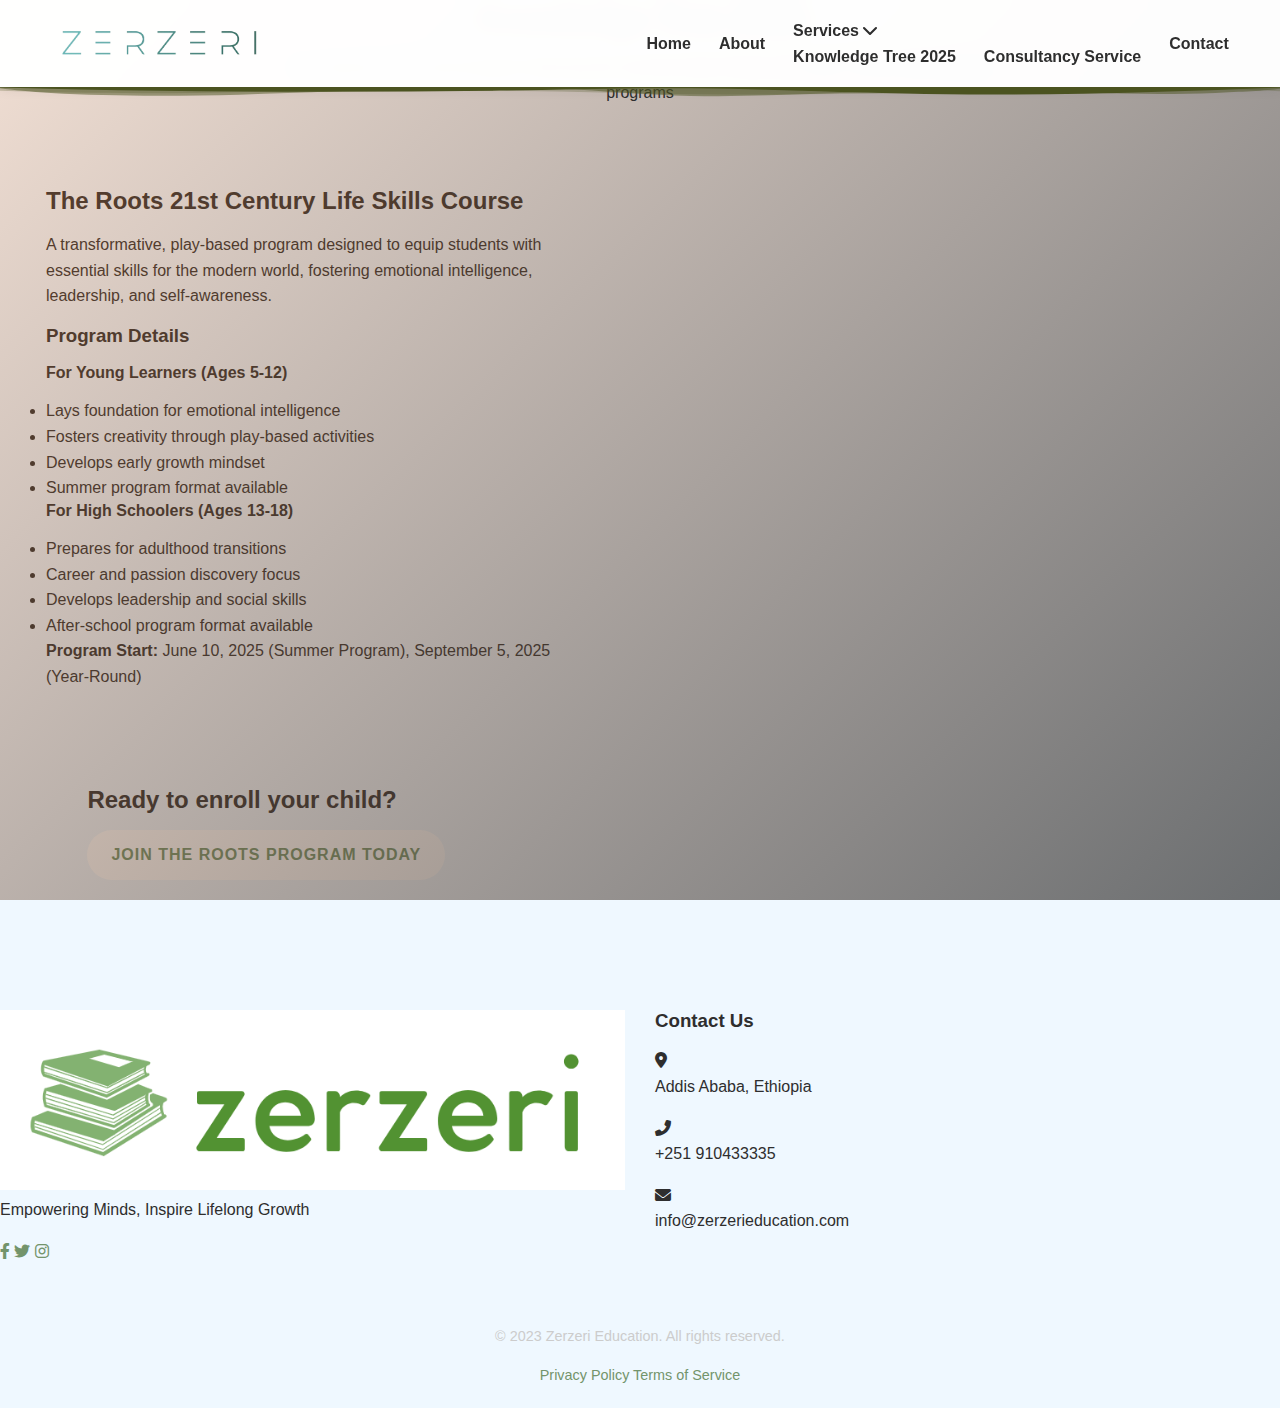
<file: knowledge-tree.html>
<!DOCTYPE html>
<html lang="en">
<head>
    <meta charset="UTF-8">
    <meta name="viewport" content="width=device-width, initial-scale=1.0">
    <title>Knowledge Tree 2025 - Zerzeri Education</title>
    <link rel="stylesheet" href="css/style.css">
    <link rel="stylesheet" href="css/services.css">
    <link href="https://fonts.googleapis.com/css2?family=Poppins:wght@400;600;700&family=Open+Sans:wght@400;600&display=swap" rel="stylesheet">
    <link rel="stylesheet" href="https://cdnjs.cloudflare.com/ajax/libs/font-awesome/6.0.0-beta3/css/all.min.css">
    <link rel="icon" href="images/logo1.png" type="image/x-icon">
</head>
<body style="background-color: #EFF8FF;">
    <!-- HEADER -->
    <header class="animated-header">
        <div class="header-container">
            <a href="index.html" class="logo">
                <img src="images/logo1.png" alt="Zerzeri Education Logo">
            </a>
            <nav class="main-nav">
                <ul>
                    <li><a href="index.html">Home</a></li>
                    <li><a href="about.html">About</a></li>
                    <li class="dropdown">
                        <a href="services.html">Services <i class="fas fa-chevron-down"></i></a>
                        <ul class="dropdown-menu">
                            <li><a href="knowledge-tree.html">Knowledge Tree 2025</a></li>
                            <li><a href="consultancy.html">Consultancy Service</a></li>
                        </ul>
                    </li>
                    <li><a href="contact.html">Contact</a></li>
                </ul>
            </nav>
            <div class="mobile-menu-btn">
                <div class="hamburger">
                    <span></span>
                    <span></span>
                    <span></span>
                </div>
            </div>
        </div>
        <div class="header-wave"></div>
    </header>

    <!-- Knowledge Tree Hero Section -->

<section class="knowledge-hero">
    <div class="hero-overlay"></div>
    <div class="container">
        <div class="hero-content">
            <h1>Knowledge Tree 2025</h1>
            <p>Our flagship year-round program featuring the transformative Roots Life Skills Course and summer programs</p>
            <div class="hero-buttons">
                <a href="contact.html" class="cta-button">Enroll Now</a>
                <a href="#program-details" class="outline-btn">Learn More</a>
            </div>
        </div>
    </div>
    <div class="hero-wave"></div>
</section>

    <!-- Roots Program Section -->
    <section class="program-details">
        <div class="container">
            <div class="program-intro">
                <h2>The Roots 21st Century Life Skills Course</h2>
                <p>A transformative, play-based program designed to equip students with essential skills for the modern world, fostering emotional intelligence, leadership, and self-awareness.</p>
            </div>
            
            <div class="program-highlights">
              
                
                <div class="highlight-card">
                    <h3>Program Details</h3>
                    <div class="age-groups">
                        <div class="age-group">
                            <h4>For Young Learners (Ages 5-12)</h4>
                            <ul>
                                <li>Lays foundation for emotional intelligence</li>
                                <li>Fosters creativity through play-based activities</li>
                                <li>Develops early growth mindset</li>
                                <li>Summer program format available</li>
                            </ul>
                        </div>
                        <div class="age-group">
                            <h4>For High Schoolers (Ages 13-18)</h4>
                            <ul>
                                <li>Prepares for adulthood transitions</li>
                                <li>Career and passion discovery focus</li>
                                <li>Develops leadership and social skills</li>
                                <li>After-school program format available</li>
                            </ul>
                        </div>
                    </div>
                    <p><strong>Program Start:</strong> June 10, 2025 (Summer Program), September 5, 2025 (Year-Round)</p>
                </div>
            </div>
        

                <!-- CTA Section -->
    <section class="section cta-section" >
        <div class="container">
            <div class="cta-content" data-animate="fade-in">
                <h2>Ready to enroll your child?</h2>
                <a href="contact.html" class="cta-button" style="background-color: var(--white); color: var(--primary-green); margin-bottom: 50px;">Join the Roots Program Today</a>
            </div>
        </div>
    </section>
            </div>
        </div>
    </section>

    <!-- Footer -->
    <footer class="animated-footer">
        <div class="footer-wave"></div>
        <div class="footer-container">
            <div class="footer-content">
                <div class="footer-section about">
                    <div class="footer-logo">
                        <img src="images/logo.png" alt="Zerzeri Education Logo">
                    </div>
                    <p>Empowering Minds, Inspire Lifelong Growth</p>
                    <div class="footer-social">
                        <a href="#"><i class="fab fa-facebook-f"></i></a>
                        <a href="#"><i class="fab fa-twitter"></i></a>
                        <a href="#"><i class="fab fa-instagram"></i></a>
                    </div>
                </div>
               
                <div class="footer-section contact">
                    <h3>Contact Us</h3>
                    <div class="contact-info">
                        <div class="contact-item">
                            <i class="fas fa-map-marker-alt"></i>
                            <p>Addis Ababa, Ethiopia</p>
                        </div>
                        <div class="contact-item">
                            <i class="fas fa-phone-alt"></i>
                            <p>+251 910433335</p>
                        </div>
                        <div class="contact-item">
                            <i class="fas fa-envelope"></i>
                            <p>info@zerzerieducation.com</p>
                        </div>
                    </div>
                </div>
            </div>
            <div class="footer-bottom">
                <p>&copy; 2023 Zerzeri Education. All rights reserved.</p>
                <div class="footer-menu">
                    <a href="#">Privacy Policy</a>
                    <a href="#">Terms of Service</a>
                </div>
            </div>
        </div>
    </footer>

    <script src="js/main.js"></script>
</body>
</html>
</file>
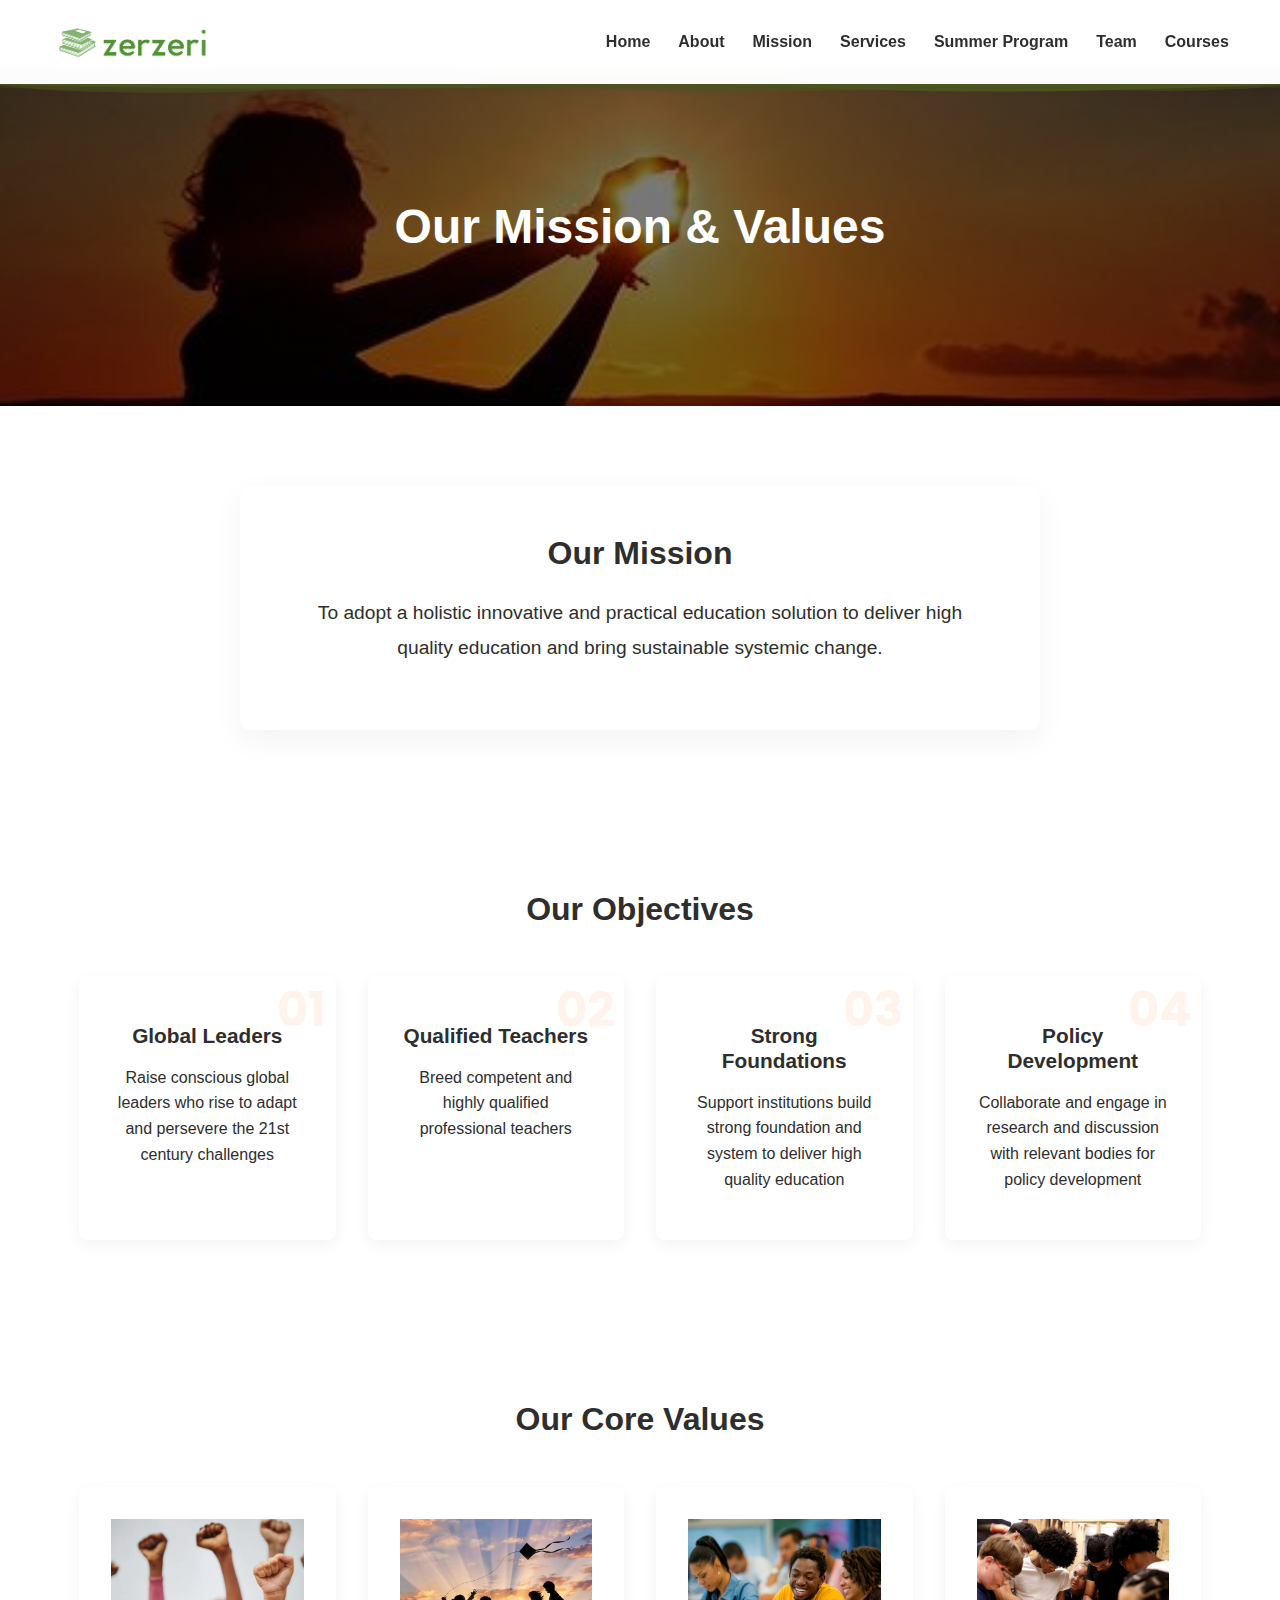
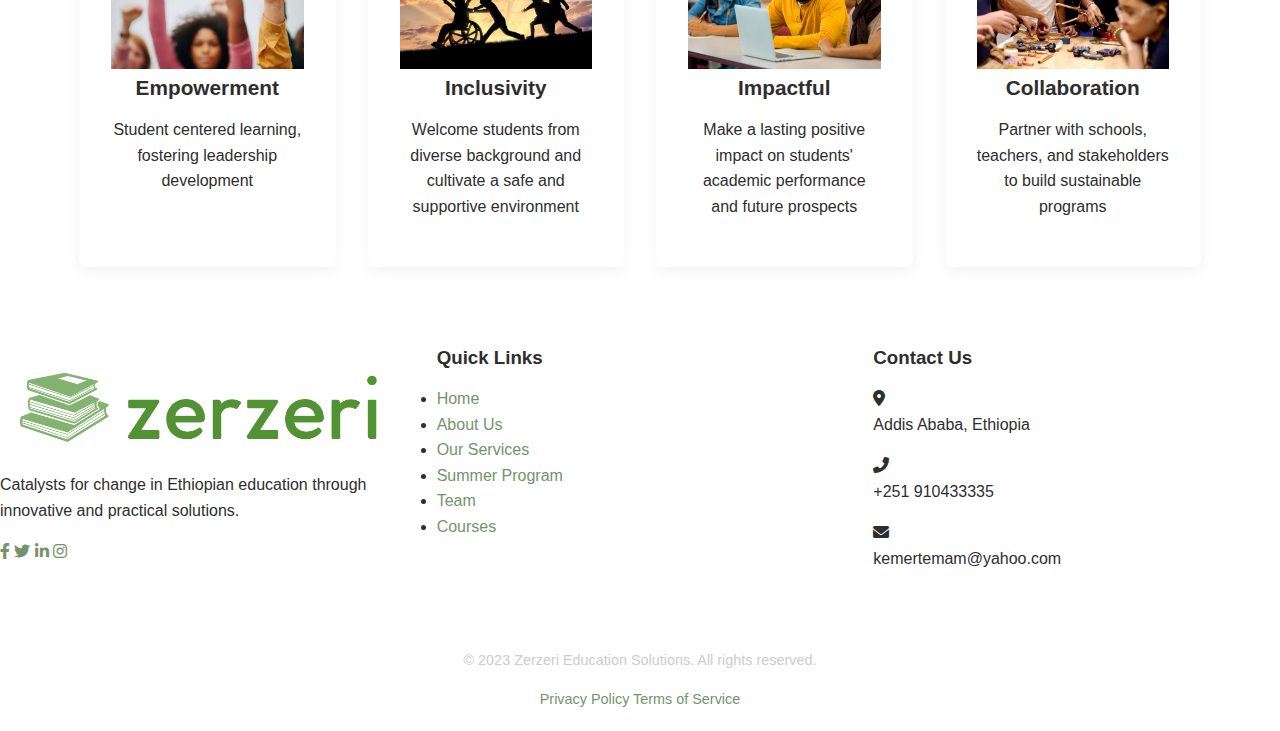
<file: mission.html>
<!DOCTYPE html>
<html lang="en">
<head>
    <meta charset="UTF-8">
    <meta name="viewport" content="width=device-width, initial-scale=1.0">
    <title>Mission & Values - Zerzeri Education</title>
    <link rel="stylesheet" href="css/style.css">
    <link rel="stylesheet" href="css/mission.css">
    <link href="https://fonts.googleapis.com/css2?family=Poppins:wght@400;600;700&family=Open+Sans:wght@400;600&display=swap" rel="stylesheet">
    <link rel="stylesheet" href="https://cdnjs.cloudflare.com/ajax/libs/font-awesome/6.0.0-beta3/css/all.min.css">
    <link rel="icon" href="images/logo.png" type="image/x-icon">
</head>
<body>
  <!-- HEADER -->
<header class="animated-header">
    <div class="header-container">
        <a href="index.html" class="logo">
            <img src="images/logo.png" alt="Zerzeri Education Logo">
        </a>
        <nav class="main-nav">
            <ul>
                <li><a href="index.html">Home</a></li>
                <li><a href="about.html">About</a></li>
                <li><a href="mission.html">Mission</a></li>
                <li><a href="services.html">Services</a></li>
                <li><a href="summer-program.html">Summer Program</a></li>
                <li><a href="team.html">Team</a></li>
                <li><a href="courses.html">Courses</a></li>
            </ul>
        </nav>
        <div class="mobile-menu-btn">
            <div class="hamburger">
                <span></span>
                <span></span>
                <span></span>
            </div>
        </div>
    </div>
    <div class="header-wave"></div>
</header>

    <!-- Mission Hero -->
    <section class="mission-hero">
        <div class="container">
            <h1>Our Mission & Values</h1>
            <p>Guiding principles that drive our work</p>
        </div>
    </section>

    <!-- Mission Statement -->
    <section class="mission-statement">
        <div class="container">
            <div class="mission-card">
                <h2>Our Mission</h2>
                <p>To adopt a holistic innovative and practical education solution to deliver high quality education and bring sustainable systemic change.</p>
            </div>
        </div>
    </section>

    <!-- Objectives -->
    <section class="objectives">
        <div class="container">
            <h2>Our Objectives</h2>
            <div class="objectives-grid">
                <div class="objective-card">
                    <div class="objective-number">01</div>
                    <h3>Global Leaders</h3>
                    <p>Raise conscious global leaders who rise to adapt and persevere the 21st century challenges</p>
                </div>
                <div class="objective-card">
                    <div class="objective-number">02</div>
                    <h3>Qualified Teachers</h3>
                    <p>Breed competent and highly qualified professional teachers</p>
                </div>
                <div class="objective-card">
                    <div class="objective-number">03</div>
                    <h3>Strong Foundations</h3>
                    <p>Support institutions build strong foundation and system to deliver high quality education</p>
                </div>
                <div class="objective-card">
                    <div class="objective-number">04</div>
                    <h3>Policy Development</h3>
                    <p>Collaborate and engage in research and discussion with relevant bodies for policy development</p>
                </div>
            </div>
        </div>
    </section>

    <!-- Values -->
    <section class="values">
        <div class="container">
            <h2>Our Core Values</h2>
            <div class="values-grid">
                <div class="value-card">
                    <div class="value-icon">
                        <img src="images/empowerment.jpg" alt="Empowerment">
                    </div>
                    <h3>Empowerment</h3>
                    <p>Student centered learning, fostering leadership development</p>
                </div>
                <div class="value-card">
                    <div class="value-icon">
                        <img src="images/inclusivity.jpg" alt="Inclusivity">
                    </div>
                    <h3>Inclusivity</h3>
                    <p>Welcome students from diverse background and cultivate a safe and supportive environment</p>
                </div>
                <div class="value-card">
                    <div class="value-icon">
                        <img src="images/impactful.jpg" alt="Impact">
                    </div>
                    <h3>Impactful</h3>
                    <p>Make a lasting positive impact on students' academic performance and future prospects</p>
                </div>
                <div class="value-card">
                    <div class="value-icon">
                        <img src="images/collaboration.jpg" alt="Collaboration">
                    </div>
                    <h3>Collaboration</h3>
                    <p>Partner with schools, teachers, and stakeholders to build sustainable programs</p>
                </div>
            </div>
        </div>
    </section>

   <!-- Enhanced Animated Footer -->
    <footer class="animated-footer">
        <div class="footer-wave"></div>
        <div class="footer-container">
            <div class="footer-content">
                <div class="footer-section about">
                    <div class="footer-logo">
                        <img src="images/logo.png" alt="Zerzeri Education Logo">
                        
                    </div>
                    <p>Catalysts for change in Ethiopian education through innovative and practical solutions.</p>
                    <div class="footer-social">
                        <a href="#"><i class="fab fa-facebook-f"></i></a>
                        <a href="#"><i class="fab fa-twitter"></i></a>
                        <a href="#"><i class="fab fa-linkedin-in"></i></a>
                        <a href="#"><i class="fab fa-instagram"></i></a>
                    </div>
                </div>
                <div class="footer-section links">
                    <h3>Quick Links</h3>
                    <ul>
                        <li><a href="index.html">Home</a></li>
                        <li><a href="about.html">About Us</a></li>
                        <li><a href="services.html">Our Services</a></li>
                        <li><a href="summer-program.html">Summer Program</a></li>
                <li><a href="team.html">Team</a></li>
                        <li><a href="courses.html">Courses</a></li>
                    
                    </ul>
                </div>
                <div class="footer-section contact">
                    <h3>Contact Us</h3>
                    <div class="contact-info">
                        <div class="contact-item">
                            <i class="fas fa-map-marker-alt"></i>
                            <p>Addis Ababa, Ethiopia</p>
                        </div>
                        <div class="contact-item">
                            <i class="fas fa-phone-alt"></i>
                            <p>+251 910433335</p>
                        </div>
                        <div class="contact-item">
                            <i class="fas fa-envelope"></i>
                            <p>kemertemam@yahoo.com</p>
                        </div>
                    </div>
                </div>
            </div>
            <div class="footer-bottom">
                <p>&copy; 2023 Zerzeri Education Solutions. All rights reserved.</p>
                <div class="footer-menu">
                    <a href="#">Privacy Policy</a>
                    <a href="#">Terms of Service</a>
                </div>
            </div>
        </div>
    </footer>

    <script src="js/main.js"></script>
</body>
</html>
</file>
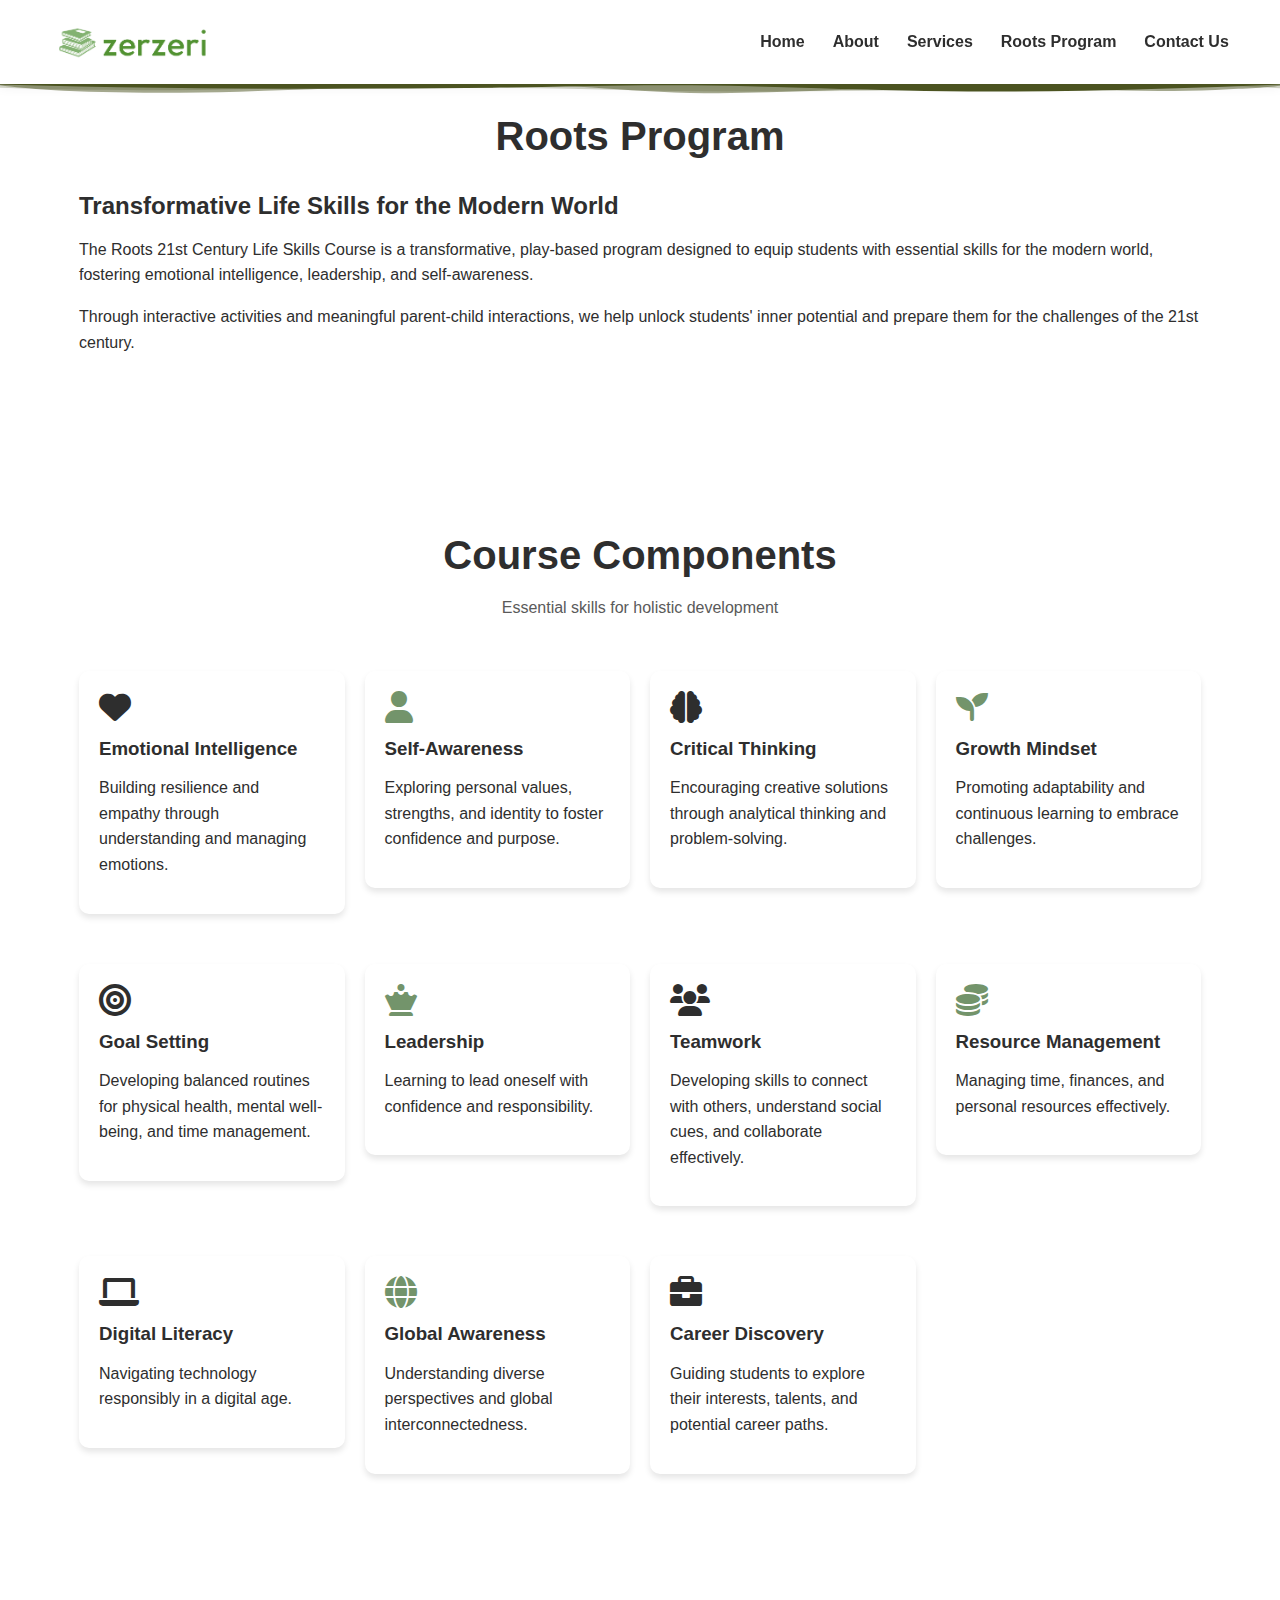
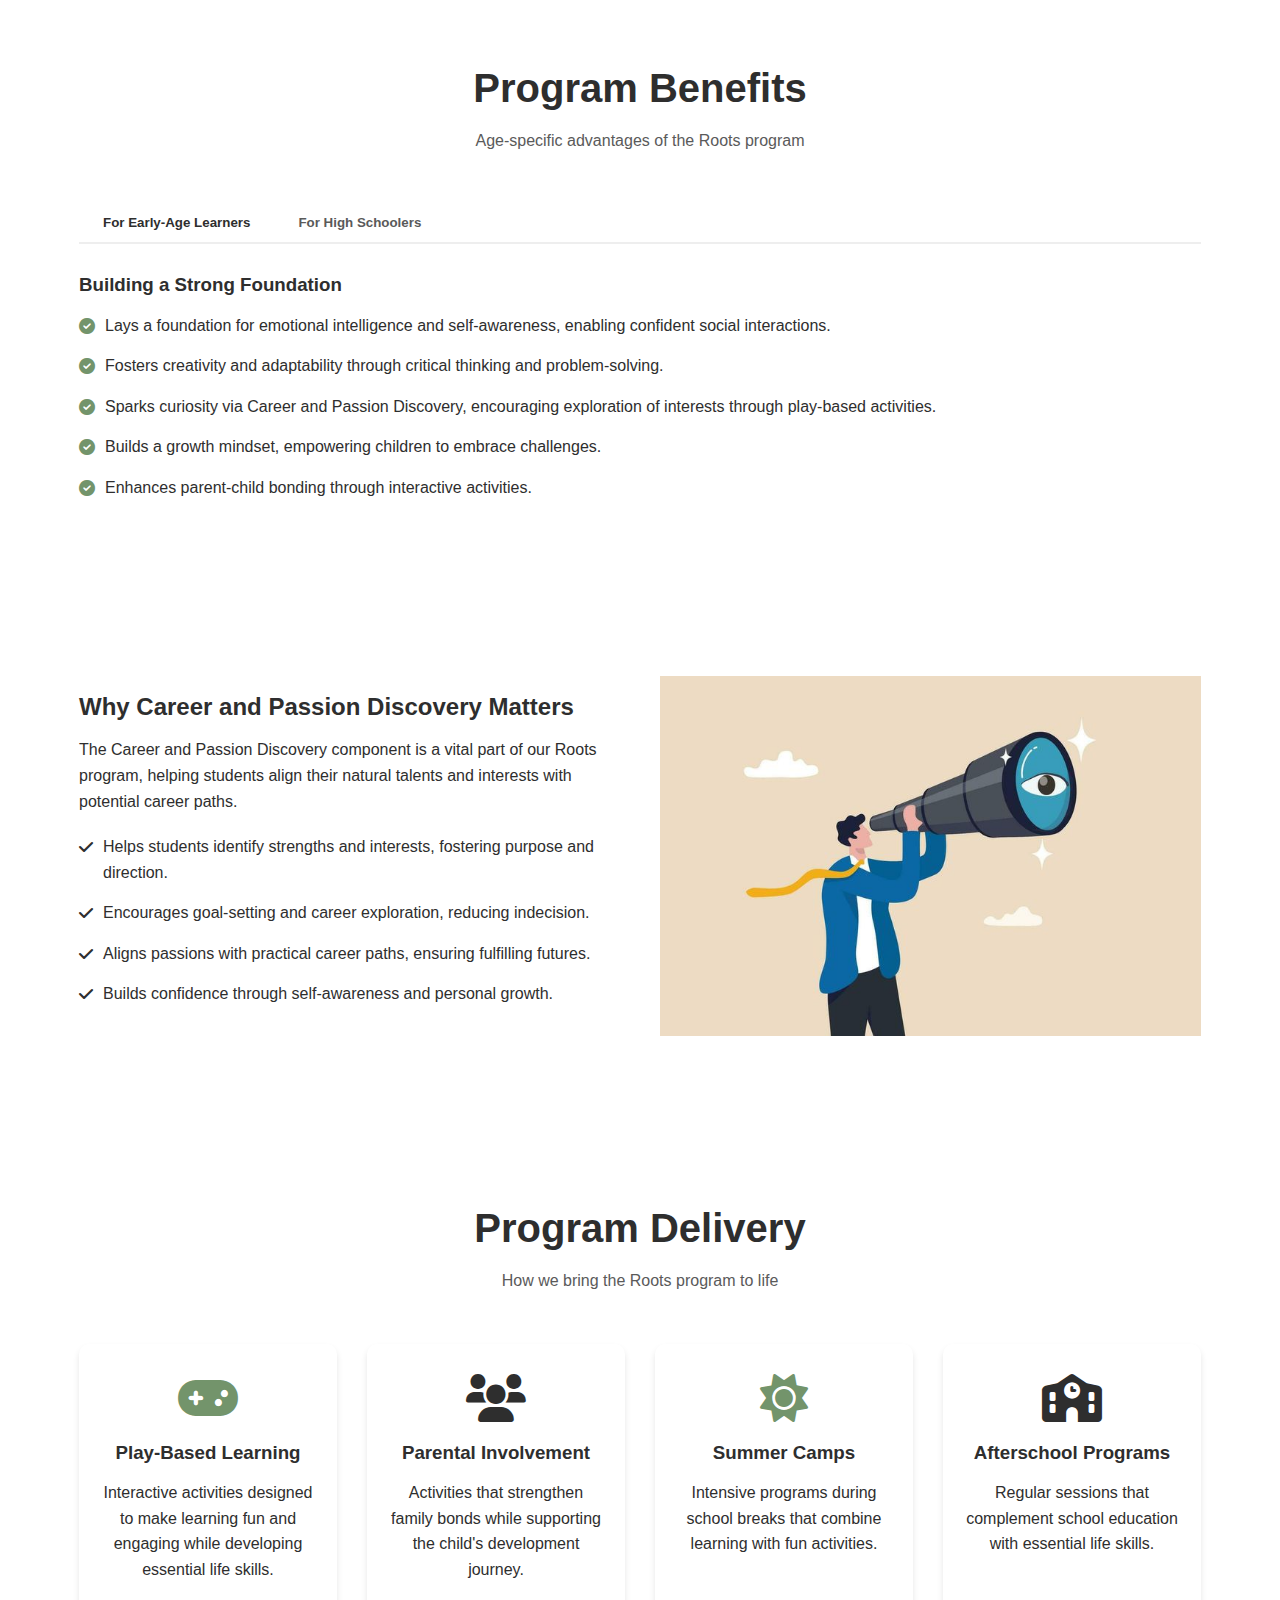
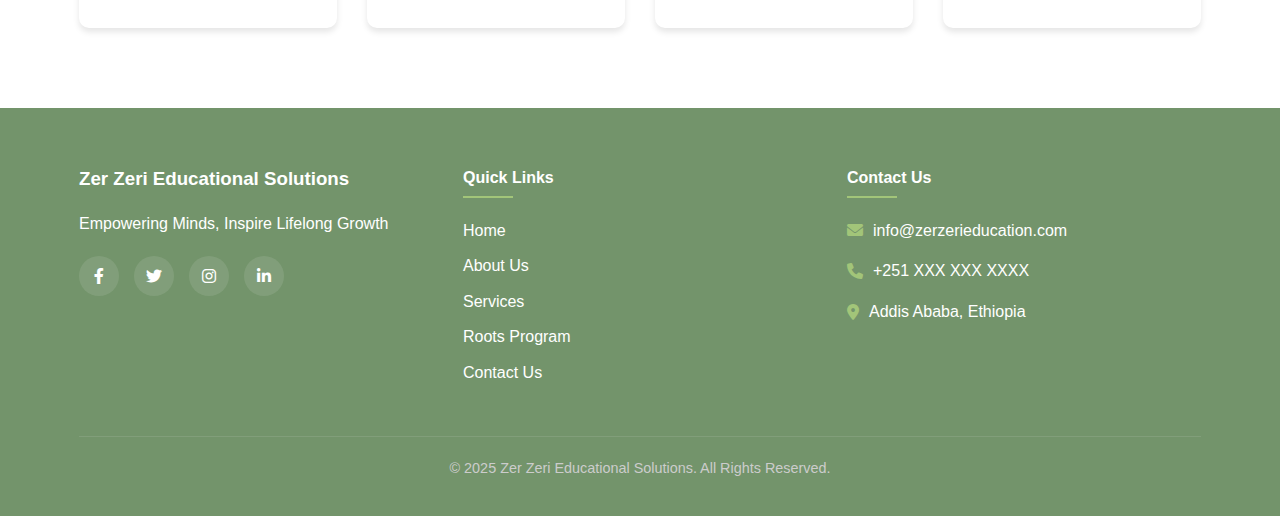
<file: roots-program.html>
<!DOCTYPE html>
<html lang="en">
<head>
    <meta charset="UTF-8">
    <meta name="viewport" content="width=device-width, initial-scale=1.0">
    <title>Roots Program - Zer Zeri Educational Solutions</title>
    <link rel="stylesheet" href="css/style.css">
    <link rel="stylesheet" href="css/animations.css">
    <link rel="stylesheet" href="https://cdnjs.cloudflare.com/ajax/libs/font-awesome/6.0.0-beta3/css/all.min.css">
    <link rel="icon" href="images/logo.png" type="image/x-icon">
</head>
<body>
 <!-- HEADER -->
<header class="animated-header">
    <div class="header-container">
        <a href="index.html" class="logo">
            <img src="images/logo.png" alt="Zerzeri Education Logo">

        </a>
        <nav class="main-nav">
            <ul>
                <li><a href="index.html">Home</a></li>
                <li><a href="about.html">About</a></li>
                <li><a href="services.html">Services</a></li>
                <li><a href="roots-program.html">Roots Program</a></li>
                <li><a href="contact.html">Contact Us</a></li>
            </ul>
        </nav>
        <div class="mobile-menu-btn">
            <div class="hamburger">
                <span></span>
                <span></span>
                <span></span>
            </div>
        </div>
    </div>
    <div class="header-wave"></div>
</header>

    <!-- Program Overview -->
    <section class="section">
        <div class="container">
            <div class="program-overview" data-animate="fade-in">
                 <h1>Roots Program</h1>
                <h2>Transformative Life Skills for the Modern World</h2>
                <p>The Roots 21st Century Life Skills Course is a transformative, play-based program designed to equip students with essential skills for the modern world, fostering emotional intelligence, leadership, and self-awareness.</p>
                <p>Through interactive activities and meaningful parent-child interactions, we help unlock students' inner potential and prepare them for the challenges of the 21st century.</p>
            </div>
        </div>
    </section>

    <!-- Program Components -->
    <section class="section bg-light">
        <div class="container">
            <div class="section-title" data-animate="fade-in">
                <h2>Course Components</h2>
                <p>Essential skills for holistic development</p>
            </div>
            <div class="components-grid">
                <div class="component-card" data-animate="fade-in">
                    <div class="card">
                        <div class="card-body">
                            <i class="fas fa-heart" style="color: var(--primary-orange);"></i>
                            <h3>Emotional Intelligence</h3>
                            <p>Building resilience and empathy through understanding and managing emotions.</p>
                        </div>
                    </div>
                </div>
                <div class="component-card" data-animate="fade-in" data-animate-delay="0.2s">
                    <div class="card">
                        <div class="card-body">
                            <i class="fas fa-user" style="color: var(--primary-green);"></i>
                            <h3>Self-Awareness</h3>
                            <p>Exploring personal values, strengths, and identity to foster confidence and purpose.</p>
                        </div>
                    </div>
                </div>
                <div class="component-card" data-animate="fade-in" data-animate-delay="0.4s">
                    <div class="card">
                        <div class="card-body">
                            <i class="fas fa-brain" style="color: var(--primary-orange);"></i>
                            <h3>Critical Thinking</h3>
                            <p>Encouraging creative solutions through analytical thinking and problem-solving.</p>
                        </div>
                    </div>
                </div>
                <div class="component-card" data-animate="fade-in" data-animate-delay="0.6s">
                    <div class="card">
                        <div class="card-body">
                            <i class="fas fa-seedling" style="color: var(--primary-green);"></i>
                            <h3>Growth Mindset</h3>
                            <p>Promoting adaptability and continuous learning to embrace challenges.</p>
                        </div>
                    </div>
                </div>
                <div class="component-card" data-animate="fade-in" data-animate-delay="0.8s">
                    <div class="card">
                        <div class="card-body">
                            <i class="fas fa-bullseye" style="color: var(--primary-orange);"></i>
                            <h3>Goal Setting</h3>
                            <p>Developing balanced routines for physical health, mental well-being, and time management.</p>
                        </div>
                    </div>
                </div>
                <div class="component-card" data-animate="fade-in" data-animate-delay="1s">
                    <div class="card">
                        <div class="card-body">
                            <i class="fas fa-chess-queen" style="color: var(--primary-green);"></i>
                            <h3>Leadership</h3>
                            <p>Learning to lead oneself with confidence and responsibility.</p>
                        </div>
                    </div>
                </div>
                <div class="component-card" data-animate="fade-in" data-animate-delay="1.2s">
                    <div class="card">
                        <div class="card-body">
                            <i class="fas fa-users" style="color: var(--primary-orange);"></i>
                            <h3>Teamwork</h3>
                            <p>Developing skills to connect with others, understand social cues, and collaborate effectively.</p>
                        </div>
                    </div>
                </div>
                <div class="component-card" data-animate="fade-in" data-animate-delay="1.4s">
                    <div class="card">
                        <div class="card-body">
                            <i class="fas fa-coins" style="color: var(--primary-green);"></i>
                            <h3>Resource Management</h3>
                            <p>Managing time, finances, and personal resources effectively.</p>
                        </div>
                    </div>
                </div>
                <div class="component-card" data-animate="fade-in" data-animate-delay="1.6s">
                    <div class="card">
                        <div class="card-body">
                            <i class="fas fa-laptop" style="color: var(--primary-orange);"></i>
                            <h3>Digital Literacy</h3>
                            <p>Navigating technology responsibly in a digital age.</p>
                        </div>
                    </div>
                </div>
                <div class="component-card" data-animate="fade-in" data-animate-delay="1.8s">
                    <div class="card">
                        <div class="card-body">
                            <i class="fas fa-globe" style="color: var(--primary-green);"></i>
                            <h3>Global Awareness</h3>
                            <p>Understanding diverse perspectives and global interconnectedness.</p>
                        </div>
                    </div>
                </div>
                <div class="component-card" data-animate="fade-in" data-animate-delay="2s">
                    <div class="card">
                        <div class="card-body">
                            <i class="fas fa-briefcase" style="color: var(--primary-orange);"></i>
                            <h3>Career Discovery</h3>
                            <p>Guiding students to explore their interests, talents, and potential career paths.</p>
                        </div>
                    </div>
                </div>
            </div>
        </div>
    </section>

    <!-- Benefits Section -->
    <section class="section">
        <div class="container">
            <div class="section-title" data-animate="fade-in">
                <h2>Program Benefits</h2>
                <p>Age-specific advantages of the Roots program</p>
            </div>
            <div class="benefits-tabs">
                <div class="tabs-header" data-animate="fade-in">
                    <button class="tab-button active" data-tab="early-learners">For Early-Age Learners</button>
                    <button class="tab-button" data-tab="high-schoolers">For High Schoolers</button>
                </div>
                <div class="tabs-content">
                    <div class="tab-pane active" id="early-learners" data-animate="fade-in">
                        <h3>Building a Strong Foundation</h3>
                        <ul class="benefits-list">
                            <li><i class="fas fa-check-circle" style="color: var(--primary-green);"></i> Lays a foundation for emotional intelligence and self-awareness, enabling confident social interactions.</li>
                            <li><i class="fas fa-check-circle" style="color: var(--primary-green);"></i> Fosters creativity and adaptability through critical thinking and problem-solving.</li>
                            <li><i class="fas fa-check-circle" style="color: var(--primary-green);"></i> Sparks curiosity via Career and Passion Discovery, encouraging exploration of interests through play-based activities.</li>
                            <li><i class="fas fa-check-circle" style="color: var(--primary-green);"></i> Builds a growth mindset, empowering children to embrace challenges.</li>
                            <li><i class="fas fa-check-circle" style="color: var(--primary-green);"></i> Enhances parent-child bonding through interactive activities.</li>
                        </ul>
                    </div>
                    <div class="tab-pane" id="high-schoolers" data-animate="fade-in">
                        <h3>Preparing for Adulthood</h3>
                        <ul class="benefits-list">
                            <li><i class="fas fa-check-circle" style="color: var(--primary-orange);"></i> Prepares students for adulthood by aligning passions with career paths through the Career and Passion Discovery module.</li>
                            <li><i class="fas fa-check-circle" style="color: var(--primary-orange);"></i> Enhances self-directed learning for informed educational and career decisions.</li>
                            <li><i class="fas fa-check-circle" style="color: var(--primary-orange);"></i> Develops emotional intelligence and leadership for navigating social dynamics.</li>
                            <li><i class="fas fa-check-circle" style="color: var(--primary-orange);"></i> Equips students with resource management and digital literacy for a technology-driven world.</li>
                            <li><i class="fas fa-check-circle" style="color: var(--primary-orange);"></i> Helps students identify strengths and interests, reducing indecision and building confidence.</li>
                        </ul>
                    </div>
                </div>
            </div>
        </div>
    </section>

    <!-- Career Discovery Section -->
    <section class="section bg-light">
        <div class="container">
            <div class="career-discovery" data-animate="fade-in">
                <div class="career-content">
                    <h2>Why Career and Passion Discovery Matters</h2>
                    <p>The Career and Passion Discovery component is a vital part of our Roots program, helping students align their natural talents and interests with potential career paths.</p>
                    <ul class="feature-list">
                        <li><i class="fas fa-check" style="color: var(--primary-orange);"></i> Helps students identify strengths and interests, fostering purpose and direction.</li>
                        <li><i class="fas fa-check" style="color: var(--primary-orange);"></i> Encourages goal-setting and career exploration, reducing indecision.</li>
                        <li><i class="fas fa-check" style="color: var(--primary-orange);"></i> Aligns passions with practical career paths, ensuring fulfilling futures.</li>
                        <li><i class="fas fa-check" style="color: var(--primary-orange);"></i> Builds confidence through self-awareness and personal growth.</li>
                    </ul>
                </div>
                <div class="career-image">
                    <img src="images/career-discovery.jpg" alt="Career Discovery">
                </div>
            </div>
        </div>
    </section>

    <!-- Program Delivery -->
    <section class="section">
        <div class="container">
            <div class="section-title" data-animate="fade-in">
                <h2>Program Delivery</h2>
                <p>How we bring the Roots program to life</p>
            </div>
            <div class="delivery-methods" data-animate="fade-in">
                <div class="method-card">
                    <i class="fas fa-gamepad" style="color: var(--primary-green); font-size: 3rem;"></i>
                    <h3>Play-Based Learning</h3>
                    <p>Interactive activities designed to make learning fun and engaging while developing essential life skills.</p>
                </div>
                <div class="method-card">
                    <i class="fas fa-users" style="color: var(--primary-orange); font-size: 3rem;"></i>
                    <h3>Parental Involvement</h3>
                    <p>Activities that strengthen family bonds while supporting the child's development journey.</p>
                </div>
                <div class="method-card">
                    <i class="fas fa-sun" style="color: var(--primary-green); font-size: 3rem;"></i>
                    <h3>Summer Camps</h3>
                    <p>Intensive programs during school breaks that combine learning with fun activities.</p>
                </div>
                <div class="method-card">
                    <i class="fas fa-school" style="color: var(--primary-orange); font-size: 3rem;"></i>
                    <h3>Afterschool Programs</h3>
                    <p>Regular sessions that complement school education with essential life skills.</p>
                </div>
            </div>
        </div>
    </section>

    <!-- Footer -->
    <footer class="footer">
        <div class="container">
            <div class="footer-content">
                <div class="footer-about">
                    <h3>Zer Zeri Educational Solutions</h3>
                    <p>Empowering Minds, Inspire Lifelong Growth</p>
                    <div class="social-links">
                        <a href="#"><i class="fab fa-facebook-f"></i></a>
                        <a href="#"><i class="fab fa-twitter"></i></a>
                        <a href="#"><i class="fab fa-instagram"></i></a>
                        <a href="#"><i class="fab fa-linkedin-in"></i></a>
                    </div>
                </div>
                <div class="footer-links">
                    <h4>Quick Links</h4>
                    <ul>
                        <li><a href="index.html">Home</a></li>
                        <li><a href="about.html">About Us</a></li>
                        <li><a href="services.html">Services</a></li>
                        <li><a href="roots-program.html">Roots Program</a></li>
                        <li><a href="contact.html">Contact Us</a></li>
                    </ul>
                </div>
                <div class="footer-contact">
                    <h4>Contact Us</h4>
                    <p><i class="fas fa-envelope"></i> info@zerzerieducation.com</p>
                    <p><i class="fas fa-phone"></i> +251 XXX XXX XXXX</p>
                    <p><i class="fas fa-map-marker-alt"></i> Addis Ababa, Ethiopia</p>
                </div>
            </div>
            <div class="footer-bottom">
                <p>&copy; 2025 Zer Zeri Educational Solutions. All Rights Reserved.</p>
            </div>
        </div>
    </footer>

    <script src="js/main.js"></script>
    <script>
        // Tab functionality for benefits section
        document.addEventListener('DOMContentLoaded', function() {
            const tabButtons = document.querySelectorAll('.tab-button');
            
            tabButtons.forEach(button => {
                button.addEventListener('click', function() {
                    // Remove active class from all buttons and panes
                    document.querySelectorAll('.tab-button').forEach(btn => btn.classList.remove('active'));
                    document.querySelectorAll('.tab-pane').forEach(pane => pane.classList.remove('active'));
                    
                    // Add active class to clicked button and corresponding pane
                    this.classList.add('active');
                    const tabId = this.getAttribute('data-tab');
                    document.getElementById(tabId).classList.add('active');
                });
            });
        });
    </script>
</body>
</html>
</file>
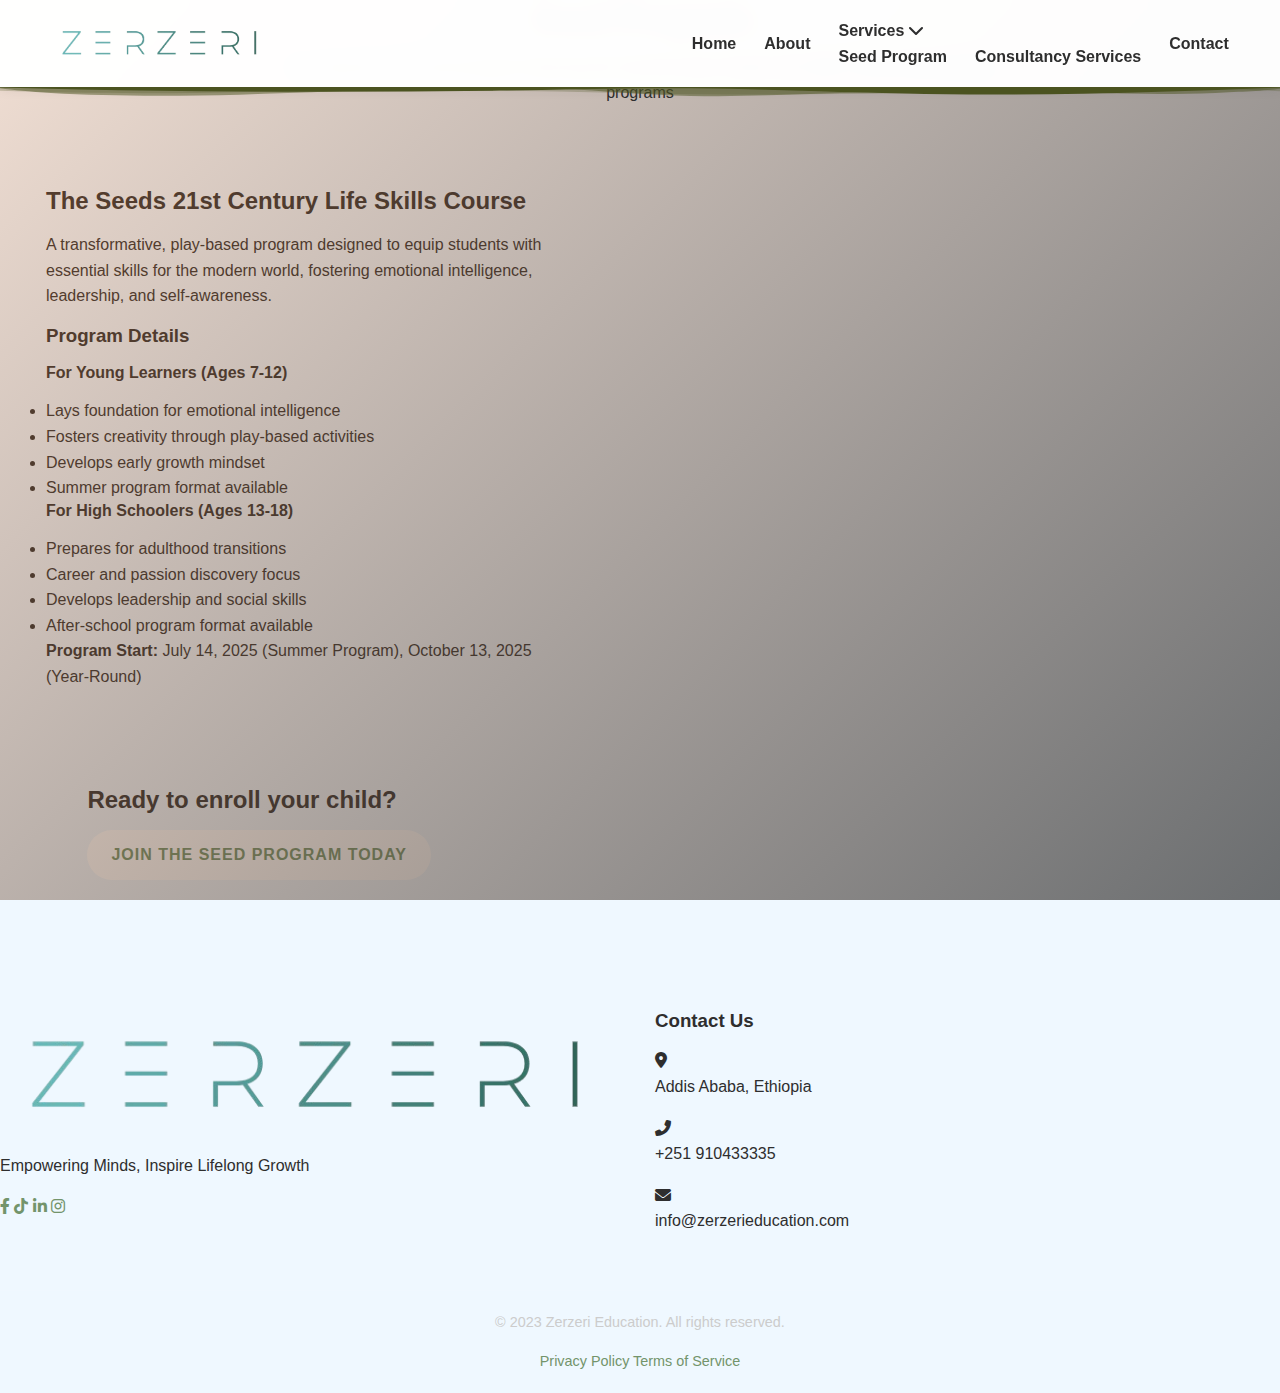
<file: seed.html>
<!DOCTYPE html>
<html lang="en">
<head>
    <meta charset="UTF-8">
    <meta name="viewport" content="width=device-width, initial-scale=1.0">
    <title>Seed Program - Zerzeri Education</title>
    <link rel="stylesheet" href="css/style.css">
    <link rel="stylesheet" href="css/services.css">
    <link href="https://fonts.googleapis.com/css2?family=Poppins:wght@400;600;700&family=Open+Sans:wght@400;600&display=swap" rel="stylesheet">
    <link rel="stylesheet" href="https://cdnjs.cloudflare.com/ajax/libs/font-awesome/6.0.0-beta3/css/all.min.css">
    <link rel="icon" href="images/logo1.png" type="image/x-icon">
</head>
<body style="background-color: #EFF8FF;">
    <!-- HEADER -->
    <header class="animated-header">
        <div class="header-container">
            <a href="index.html" class="logo">
                <img src="images/logo1.png" alt="Zerzeri Education Logo">
            </a>
            <nav class="main-nav">
                <ul>
                    <li><a href="index.html">Home</a></li>
                    <li><a href="about.html">About</a></li>
                    <li class="dropdown">
                        <a href="services.html">Services <i class="fas fa-chevron-down"></i></a>
                        <ul class="dropdown-menu">
                            <li><a href="seed.html">Seed Program</a></li>
                            <li><a href="consultancy.html">Consultancy Services</a></li>
                        </ul>
                    </li>
                    <li><a href="contact.html">Contact</a></li>
                </ul>
            </nav>
            <div class="mobile-menu-btn">
                <div class="hamburger">
                    <span></span>
                    <span></span>
                    <span></span>
                </div>
            </div>
        </div>
        <div class="header-wave"></div>
    </header>

    <!-- Seed Program Hero Section -->

<section class="knowledge-hero">
    <div class="hero-overlay"></div>
    <div class="container">
        <div class="hero-content">
            <h1>Seed Program</h1>
            <p>Our flagship year-round program featuring the transformative Seeds Life Skills Course and summer programs</p>
            <div class="hero-buttons">
                <a href="contact.html" class="cta-button">Enroll Now</a>
                <a href="#program-details" class="outline-btn">Learn More</a>
            </div>
        </div>
    </div>
    <div class="hero-wave"></div>
</section>

    <!-- Seeds Program Section -->
    <section class="program-details">
        <div class="container">
            <div class="program-intro">
                <h2>The Seeds 21st Century Life Skills Course</h2>
                <p>A transformative, play-based program designed to equip students with essential skills for the modern world, fostering emotional intelligence, leadership, and self-awareness.</p>
            </div>
            
            <div class="program-highlights">
              
                
                <div class="highlight-card">
                    <h3>Program Details</h3>
                    <div class="age-groups">
                        <div class="age-group">
                            <h4>For Young Learners (Ages 7-12)</h4>
                            <ul>
                                <li>Lays foundation for emotional intelligence</li>
                                <li>Fosters creativity through play-based activities</li>
                                <li>Develops early growth mindset</li>
                                <li>Summer program format available</li>
                            </ul>
                        </div>
                        <div class="age-group">
                            <h4>For High Schoolers (Ages 13-18)</h4>
                            <ul>
                                <li>Prepares for adulthood transitions</li>
                                <li>Career and passion discovery focus</li>
                                <li>Develops leadership and social skills</li>
                                <li>After-school program format available</li>
                            </ul>
                        </div>
                    </div>
                    <p><strong>Program Start:</strong> July 14, 2025 (Summer Program), October 13, 2025 (Year-Round)</p>
                </div>
            </div>
        

                <!-- CTA Section -->
    <section class="section cta-section" >
        <div class="container">
            <div class="cta-content" data-animate="fade-in">
                <h2>Ready to enroll your child?</h2>
                <a href="contact.html" class="cta-button" style="background-color: var(--white); color: var(--primary-green); margin-bottom: 50px;">Join the Seed Program Today</a>
            </div>
        </div>
    </section>
            </div>
        </div>
    </section>

    <!-- Footer -->
    <footer class="animated-footer">
        <div class="footer-wave"></div>
        <div class="footer-container">
            <div class="footer-content">
                <div class="footer-section about">
                    <div class="footer-logo">
                        <img src="images/logo1.png" alt="Zerzeri Education Logo">
                    </div>
                    <p>Empowering Minds, Inspire Lifelong Growth</p>
                <div class="footer-social">
    <a href="https://www.facebook.com/Zerzeri Zerzeri" target="_blank"><i class="fab fa-facebook-f"></i></a>
    <a href="https://www.tiktok.com/@zerzerieducation" target="_blank"><i class="fab fa-tiktok"></i></a>
    <a href="https://www.linkedin.com/in/YourProfileID" target="_blank"><i class="fab fa-linkedin-in"></i></a>
    <a href="https://www.instagram.com/zerzerieducation" target="_blank"><i class="fab fa-instagram"></i></a>
</div>
                </div>
               
                <div class="footer-section contact">
                    <h3>Contact Us</h3>
                    <div class="contact-info">
                        <div class="contact-item">
                            <i class="fas fa-map-marker-alt"></i>
                            <p>Addis Ababa, Ethiopia</p>
                        </div>
                        <div class="contact-item">
                            <i class="fas fa-phone-alt"></i>
                            <p>+251 910433335</p>
                        </div>
                        <div class="contact-item">
                            <i class="fas fa-envelope"></i>
                            <p>info@zerzerieducation.com</p>
                        </div>
                    </div>
                </div>
            </div>
            <div class="footer-bottom">
                <p>&copy; 2023 Zerzeri Education. All rights reserved.</p>
                <div class="footer-menu">
                    <a href="#">Privacy Policy</a>
                    <a href="#">Terms of Service</a>
                </div>
            </div>
        </div>
    </footer>

    <script src="js/main.js"></script>
</body>
</html>
</file>
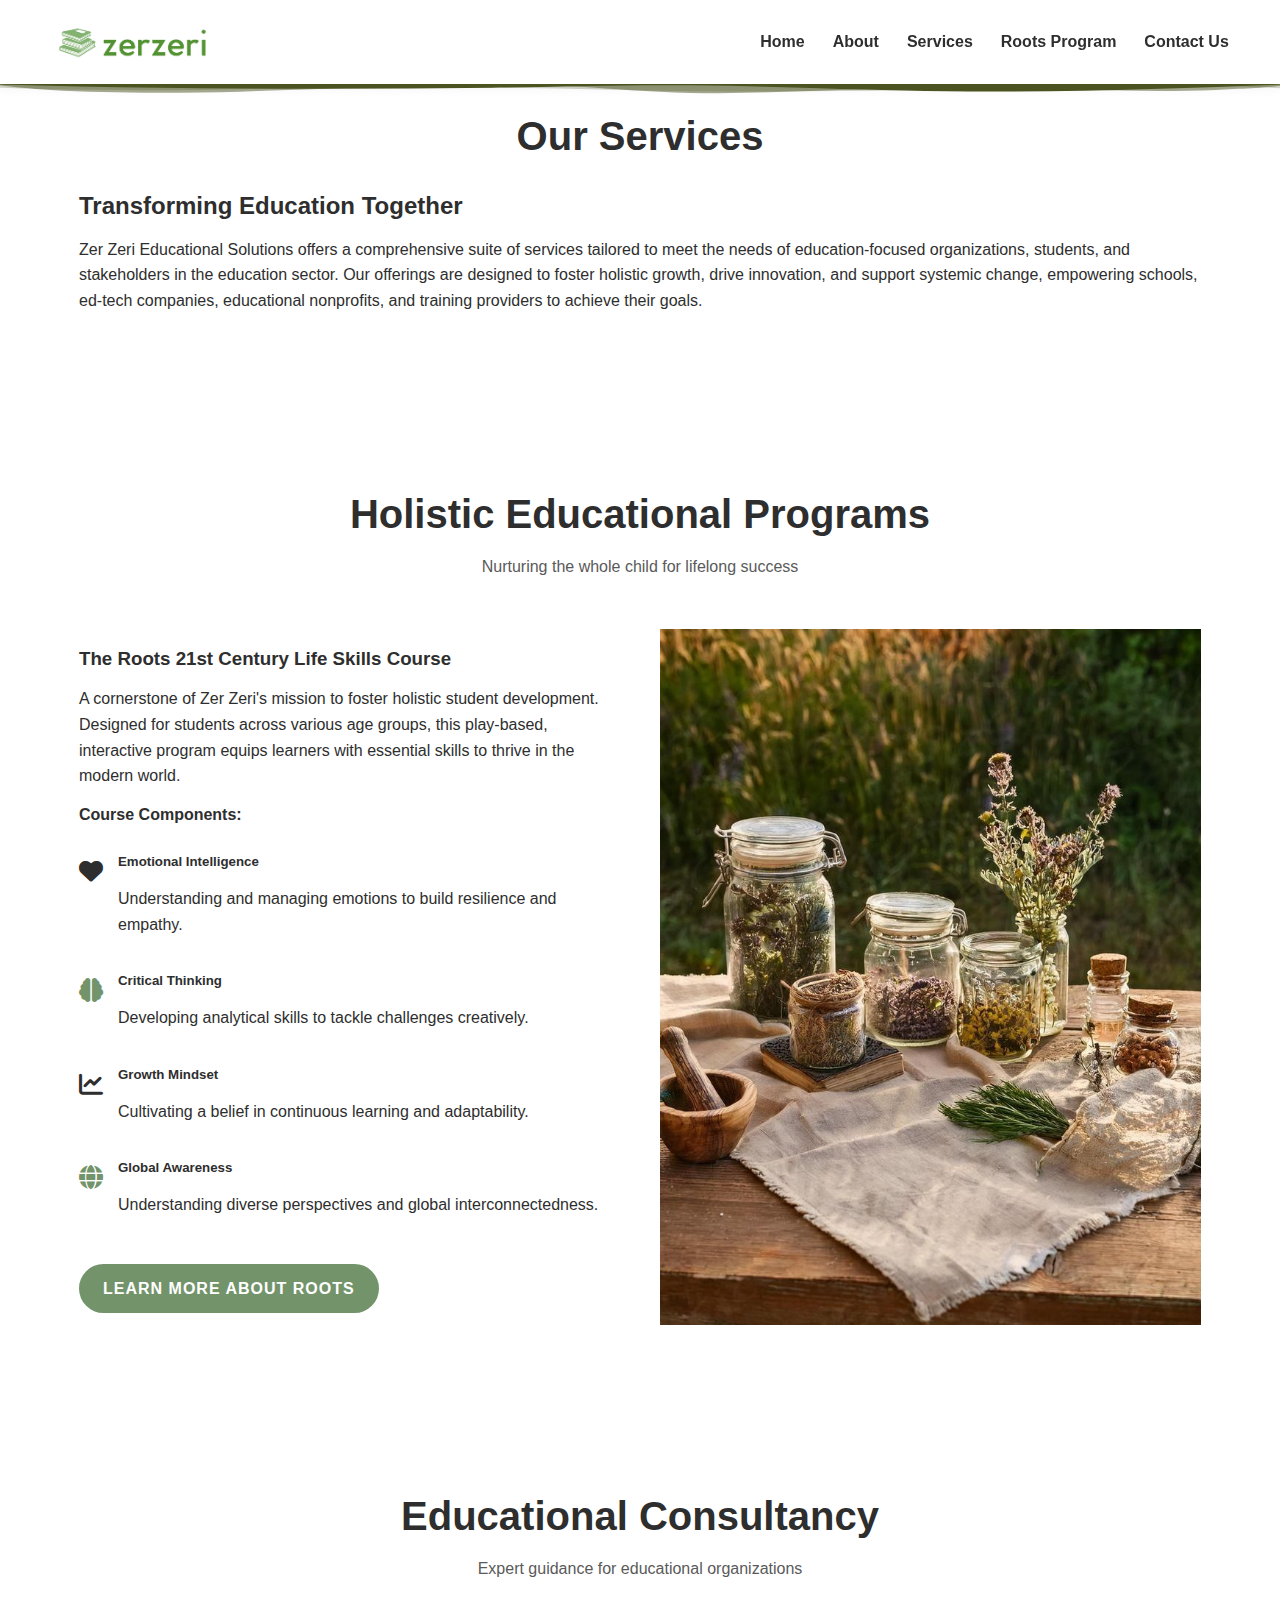
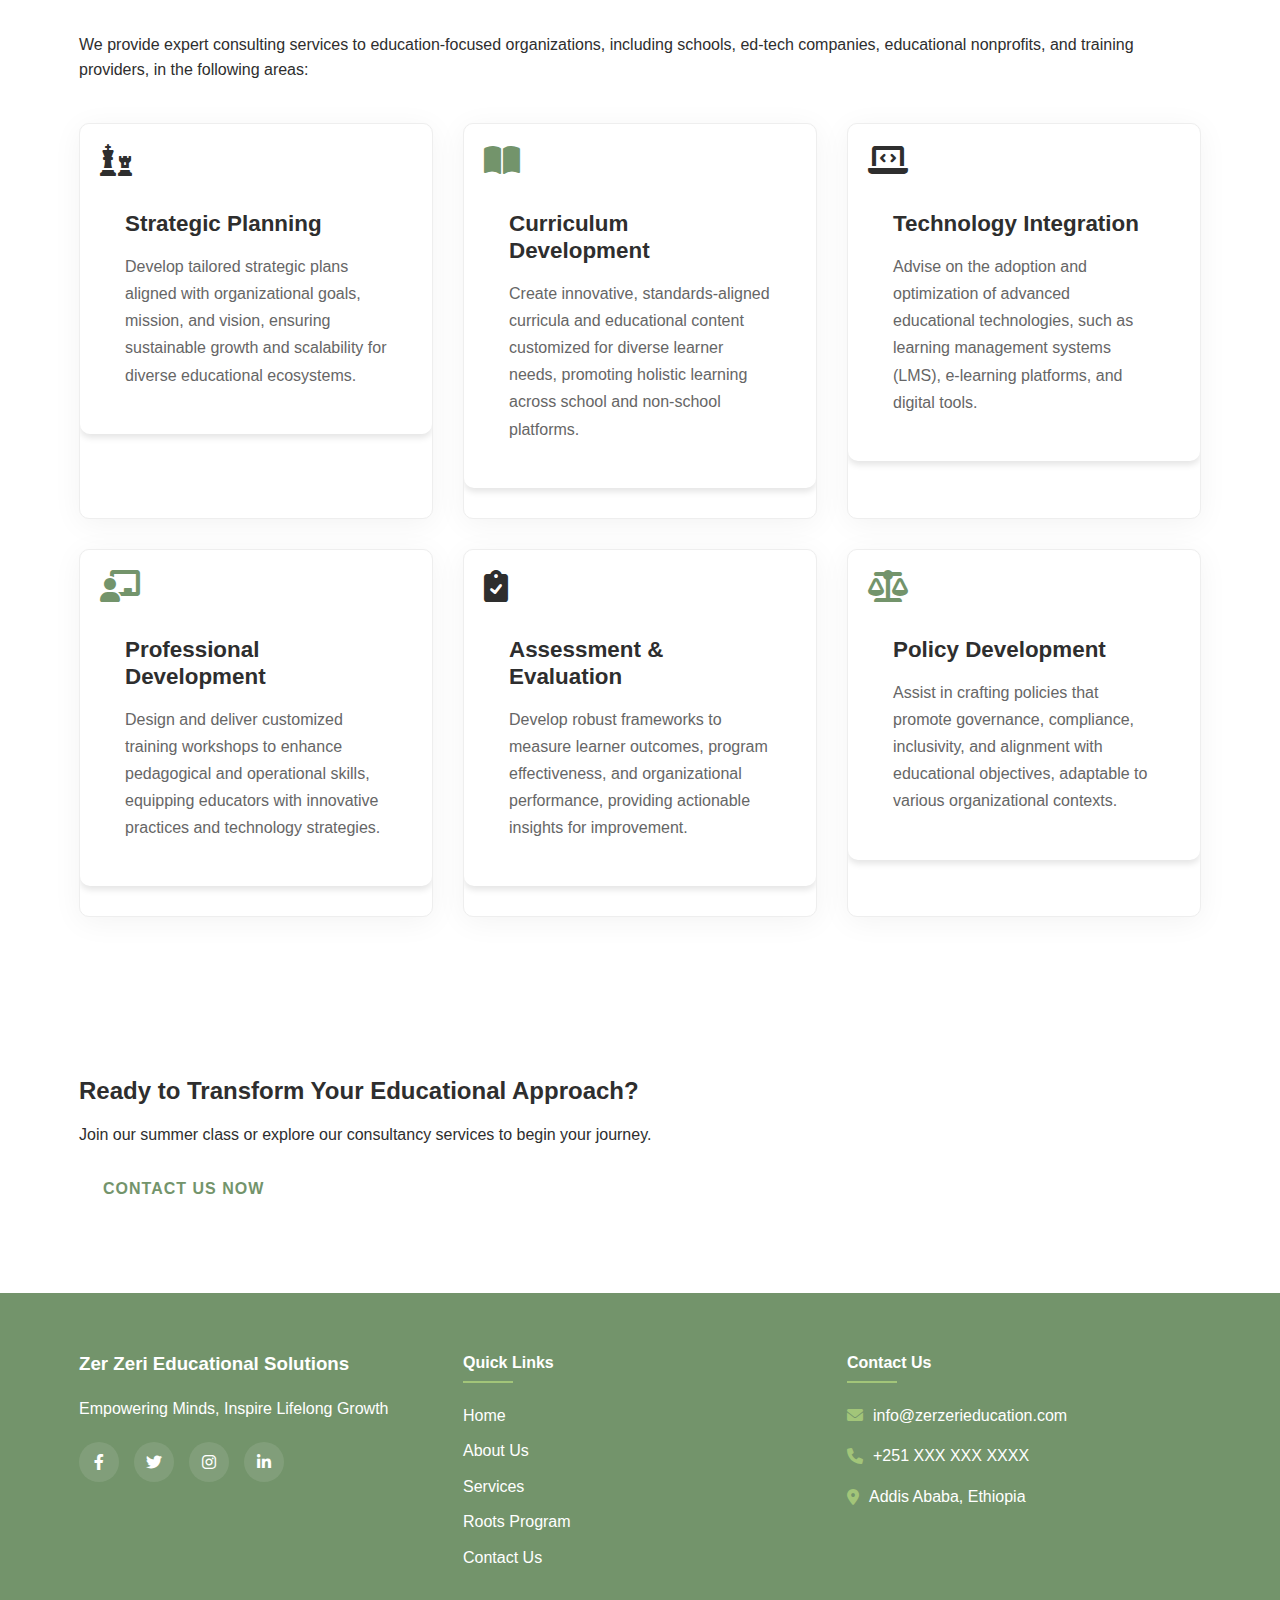
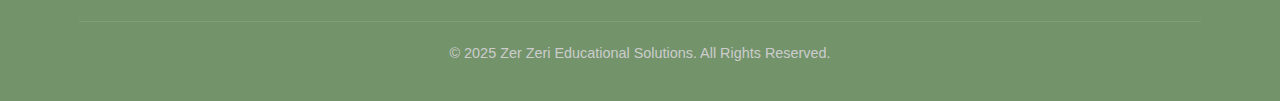
<file: services.html>
<!DOCTYPE html>
<html lang="en">
<head>
    <meta charset="UTF-8">
    <meta name="viewport" content="width=device-width, initial-scale=1.0">
    <title>Our Services - Zer Zeri Educational Solutions</title>
    <link rel="stylesheet" href="css/style.css">
    <link rel="stylesheet" href="css/animations.css">
    <link rel="stylesheet" href="https://cdnjs.cloudflare.com/ajax/libs/font-awesome/6.0.0-beta3/css/all.min.css">
    <link rel="icon" href="images/logo.png" type="image/x-icon">
</head>
<body>
   <!-- HEADER -->
<header class="animated-header">
    <div class="header-container">
        <a href="index.html" class="logo">
            <img src="images/logo.png" alt="Zerzeri Education Logo">

        </a>
        <nav class="main-nav">
            <ul>
                <li><a href="index.html">Home</a></li>
                <li><a href="about.html">About</a></li>
                <li><a href="services.html">Services</a></li>
                <li><a href="roots-program.html">Roots Program</a></li>
                <li><a href="contact.html">Contact Us</a></li>
            </ul>
        </nav>
        <div class="mobile-menu-btn">
            <div class="hamburger">
                <span></span>
                <span></span>
                <span></span>
            </div>
        </div>
    </div>
    <div class="header-wave"></div>
</header>

    <!-- Services Overview -->
    <section class="section">
        <div class="container">
            <div class="services-intro" data-animate="fade-in">
            <h1>Our Services</h1>
                <h2>Transforming Education Together</h2>
                <p>Zer Zeri Educational Solutions offers a comprehensive suite of services tailored to meet the needs of education-focused organizations, students, and stakeholders in the education sector. Our offerings are designed to foster holistic growth, drive innovation, and support systemic change, empowering schools, ed-tech companies, educational nonprofits, and training providers to achieve their goals.</p>
            </div>
        </div>
    </section>

    <!-- Holistic Programs Section -->
    <section class="section bg-light">
        <div class="container">
            <div class="section-title" data-animate="fade-in">
                <h2>Holistic Educational Programs</h2>
                <p>Nurturing the whole child for lifelong success</p>
            </div>
            <div class="program-details" data-animate="fade-in">
                <div class="program-content">
                    <h3>The Roots 21st Century Life Skills Course</h3>
                    <p>A cornerstone of Zer Zeri's mission to foster holistic student development. Designed for students across various age groups, this play-based, interactive program equips learners with essential skills to thrive in the modern world.</p>
                    
                    <h4>Course Components:</h4>
                    <div class="program-features">
                        <div class="feature" data-animate="fade-in">
                            <i class="fas fa-heart" style="color: var(--primary-orange);"></i>
                            <div>
                                <h5>Emotional Intelligence</h5>
                                <p>Understanding and managing emotions to build resilience and empathy.</p>
                            </div>
                        </div>
                        <div class="feature" data-animate="fade-in" data-animate-delay="0.2s">
                            <i class="fas fa-brain" style="color: var(--primary-green);"></i>
                            <div>
                                <h5>Critical Thinking</h5>
                                <p>Developing analytical skills to tackle challenges creatively.</p>
                            </div>
                        </div>
                        <div class="feature" data-animate="fade-in" data-animate-delay="0.4s">
                            <i class="fas fa-chart-line" style="color: var(--primary-orange);"></i>
                            <div>
                                <h5>Growth Mindset</h5>
                                <p>Cultivating a belief in continuous learning and adaptability.</p>
                            </div>
                        </div>
                        <div class="feature" data-animate="fade-in" data-animate-delay="0.6s">
                            <i class="fas fa-globe" style="color: var(--primary-green);"></i>
                            <div>
                                <h5>Global Awareness</h5>
                                <p>Understanding diverse perspectives and global interconnectedness.</p>
                            </div>
                        </div>
                    </div>
                    <a href="roots-program.html" class="cta-button">Learn More About Roots</a>
                </div>
                <div class="program-image">
                    <img src="images/holistic-programs.jpg" alt="Holistic Programs">
                </div>
            </div>
        </div>
    </section>

    <!-- Educational Consultancy Section -->
    <section class="section">
        <div class="container">
            <div class="section-title" data-animate="fade-in">
                <h2>Educational Consultancy</h2>
                <p>Expert guidance for educational organizations</p>
            </div>
            <div class="consultancy-services" data-animate="fade-in">
                <div class="consultancy-intro">
                    <p>We provide expert consulting services to education-focused organizations, including schools, ed-tech companies, educational nonprofits, and training providers, in the following areas:</p>
                </div>
                <div class="consultancy-grid">
                    <div class="service-card" data-animate="fade-in">
                        <div class="card">
                            <div class="card-body">
                                <i class="fas fa-chess" style="color: var(--primary-orange);"></i>
                                <h3>Strategic Planning</h3>
                                <p>Develop tailored strategic plans aligned with organizational goals, mission, and vision, ensuring sustainable growth and scalability for diverse educational ecosystems.</p>
                            </div>
                        </div>
                    </div>
                    <div class="service-card" data-animate="fade-in" data-animate-delay="0.2s">
                        <div class="card">
                            <div class="card-body">
                                <i class="fas fa-book-open" style="color: var(--primary-green);"></i>
                                <h3>Curriculum Development</h3>
                                <p>Create innovative, standards-aligned curricula and educational content customized for diverse learner needs, promoting holistic learning across school and non-school platforms.</p>
                            </div>
                        </div>
                    </div>
                    <div class="service-card" data-animate="fade-in" data-animate-delay="0.4s">
                        <div class="card">
                            <div class="card-body">
                                <i class="fas fa-laptop-code" style="color: var(--primary-orange);"></i>
                                <h3>Technology Integration</h3>
                                <p>Advise on the adoption and optimization of advanced educational technologies, such as learning management systems (LMS), e-learning platforms, and digital tools.</p>
                            </div>
                        </div>
                    </div>
                    <div class="service-card" data-animate="fade-in" data-animate-delay="0.6s">
                        <div class="card">
                            <div class="card-body">
                                <i class="fas fa-chalkboard-teacher" style="color: var(--primary-green);"></i>
                                <h3>Professional Development</h3>
                                <p>Design and deliver customized training workshops to enhance pedagogical and operational skills, equipping educators with innovative practices and technology strategies.</p>
                            </div>
                        </div>
                    </div>
                    <div class="service-card" data-animate="fade-in" data-animate-delay="0.8s">
                        <div class="card">
                            <div class="card-body">
                                <i class="fas fa-clipboard-check" style="color: var(--primary-orange);"></i>
                                <h3>Assessment & Evaluation</h3>
                                <p>Develop robust frameworks to measure learner outcomes, program effectiveness, and organizational performance, providing actionable insights for improvement.</p>
                            </div>
                        </div>
                    </div>
                    <div class="service-card" data-animate="fade-in" data-animate-delay="1s">
                        <div class="card">
                            <div class="card-body">
                                <i class="fas fa-balance-scale" style="color: var(--primary-green);"></i>
                                <h3>Policy Development</h3>
                                <p>Assist in crafting policies that promote governance, compliance, inclusivity, and alignment with educational objectives, adaptable to various organizational contexts.</p>
                            </div>
                        </div>
                    </div>
                </div>
          
            </div>
        </div>
    </section>

    <!-- CTA Section -->
    <section class="section cta-section">
        <div class="container">
            <div class="cta-content" data-animate="fade-in">
                <h2>Ready to Transform Your Educational Approach?</h2>
                <p>Join our summer class or explore our consultancy services to begin your journey.</p>
                 <a href="contact.html" class="cta-button" style="background-color: var(--white); color: var(--primary-green);">Contact Us Now</a>
            </div>
        </div>
    </section>

    <!-- Footer -->
    <footer class="footer">
        <div class="container">
            <div class="footer-content">
                <div class="footer-about">
                    <h3>Zer Zeri Educational Solutions</h3>
                    <p>Empowering Minds, Inspire Lifelong Growth</p>
                    <div class="social-links">
                        <a href="#"><i class="fab fa-facebook-f"></i></a>
                        <a href="#"><i class="fab fa-twitter"></i></a>
                        <a href="#"><i class="fab fa-instagram"></i></a>
                        <a href="#"><i class="fab fa-linkedin-in"></i></a>
                    </div>
                </div>
                <div class="footer-links">
                    <h4>Quick Links</h4>
                    <ul>
                        <li><a href="index.html">Home</a></li>
                        <li><a href="about.html">About Us</a></li>
                        <li><a href="services.html">Services</a></li>
                        <li><a href="roots-program.html">Roots Program</a></li>
                        <li><a href="contact.html">Contact Us</a></li>
                    </ul>
                </div>
                <div class="footer-contact">
                    <h4>Contact Us</h4>
                    <p><i class="fas fa-envelope"></i> info@zerzerieducation.com</p>
                    <p><i class="fas fa-phone"></i> +251 XXX XXX XXXX</p>
                    <p><i class="fas fa-map-marker-alt"></i> Addis Ababa, Ethiopia</p>
                </div>
            </div>
            <div class="footer-bottom">
                <p>&copy; 2025 Zer Zeri Educational Solutions. All Rights Reserved.</p>
            </div>
        </div>
    </footer>

    <script src="js/main.js"></script>
</body>
</html>
</file>
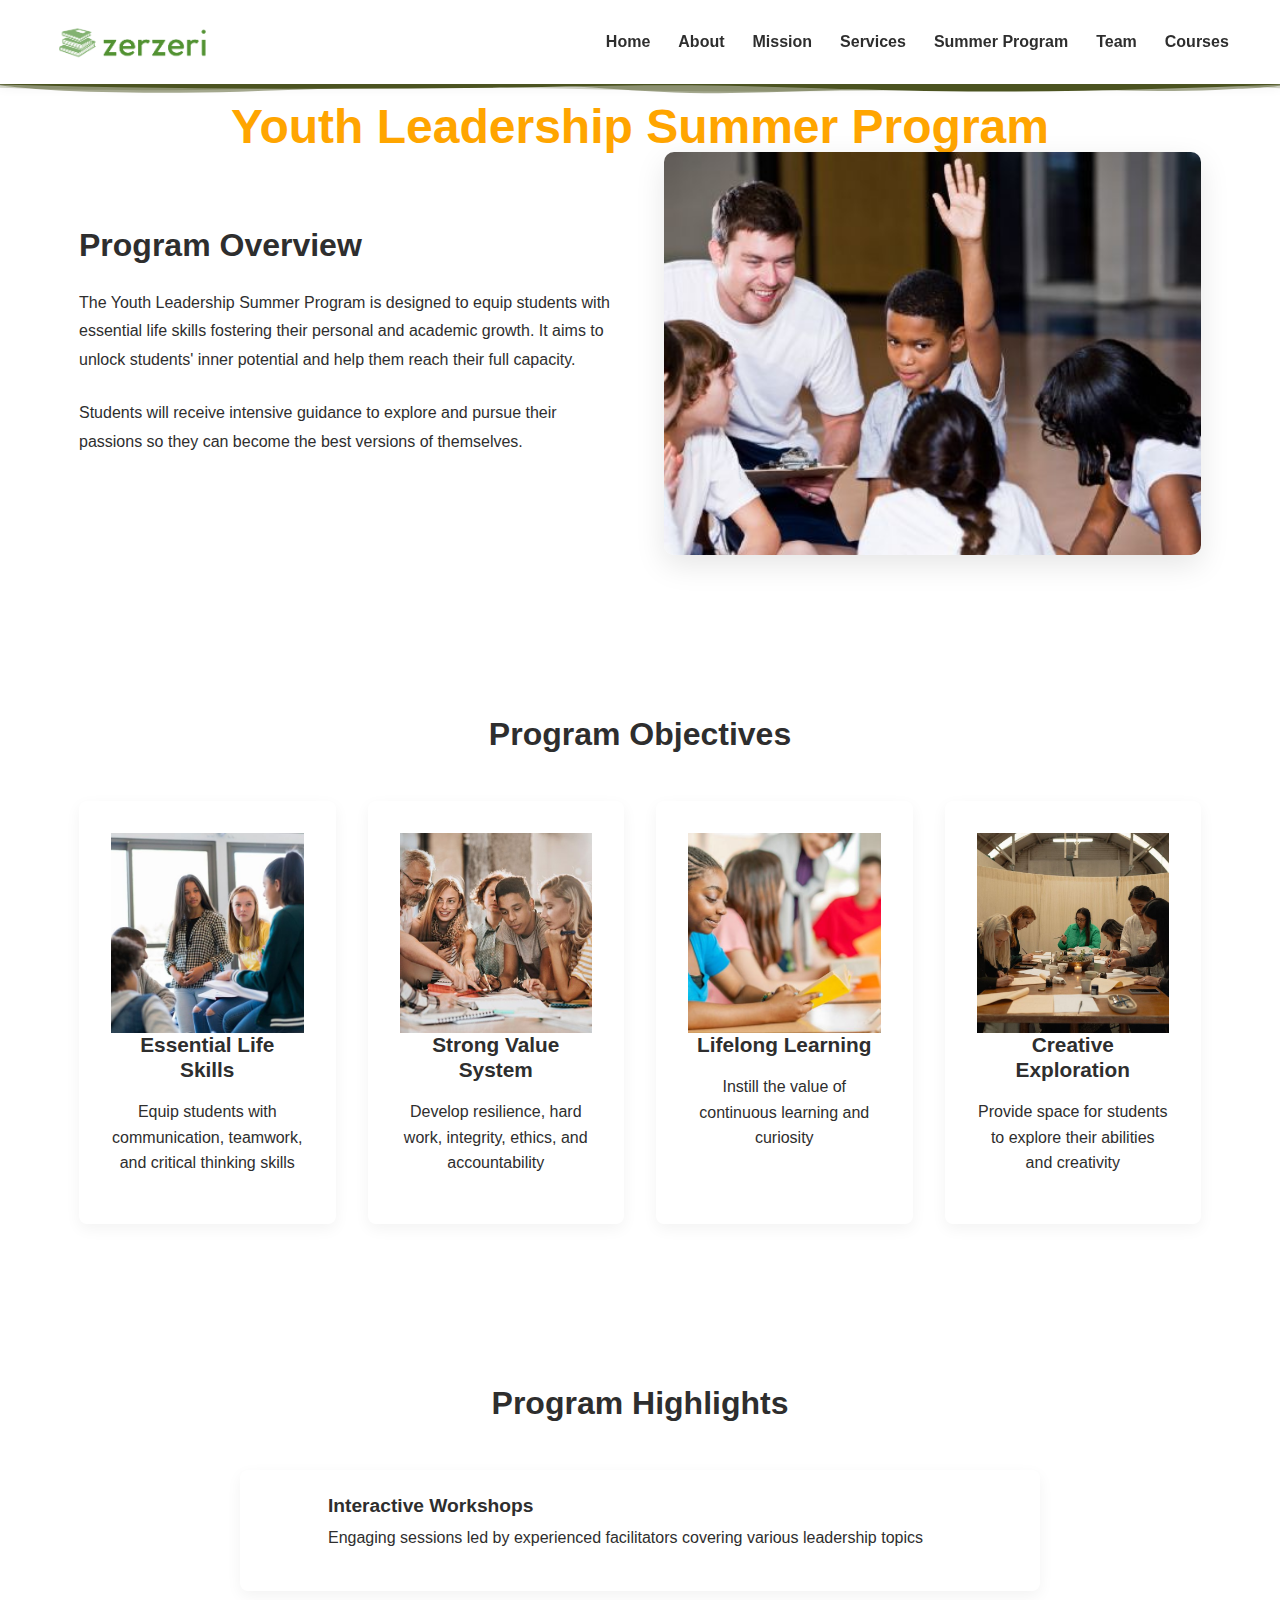
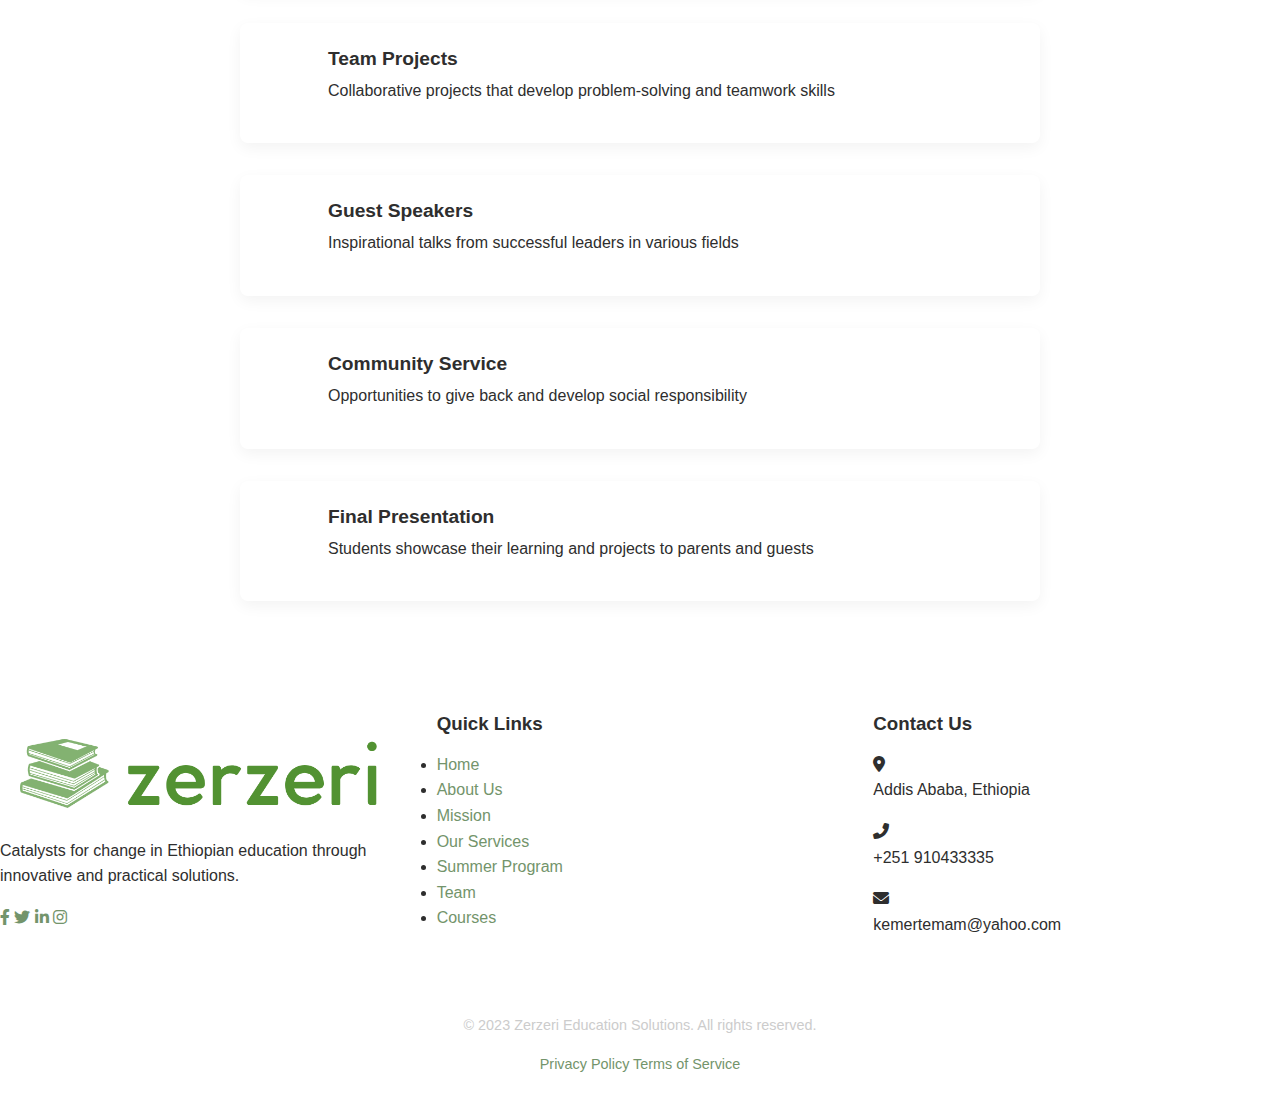
<file: summer-program.html>
<!DOCTYPE html>
<html lang="en">
<head>
    <meta charset="UTF-8">
    <meta name="viewport" content="width=device-width, initial-scale=1.0">
    <title>Youth Leadership Program - Zerzeri Education</title>
    <link rel="stylesheet" href="css/style.css">
    <link rel="stylesheet" href="css/summer-program.css">
    <link href="https://fonts.googleapis.com/css2?family=Poppins:wght@400;600;700&family=Open+Sans:wght@400;600&display=swap" rel="stylesheet">
    <link rel="stylesheet" href="https://cdnjs.cloudflare.com/ajax/libs/font-awesome/6.0.0-beta3/css/all.min.css">
    <link rel="icon" href="images/logo.png" type="image/x-icon">
</head>
<body>
    <!-- HEADER -->
<header class="animated-header">
    <div class="header-container">
        <a href="index.html" class="logo">
            <img src="images/logo.png" alt="Zerzeri Education Logo">
        </a>
        <nav class="main-nav">
            <ul>
                <li><a href="index.html">Home</a></li>
                <li><a href="about.html">About</a></li>
                <li><a href="mission.html">Mission</a></li>
                <li><a href="services.html">Services</a></li>
                <li><a href="summer-program.html">Summer Program</a></li>
                <li><a href="team.html">Team</a></li>
                <li><a href="courses.html">Courses</a></li>
            </ul>
        </nav>
        <div class="mobile-menu-btn">
            <div class="hamburger">
                <span></span>
                <span></span>
                <span></span>
            </div>
        </div>
    </div>
    <div class="header-wave"></div>
</header>

    <!-- Program Hero -->
    <section class="program-hero">
        <div class="container">
            <h1>Youth Leadership Summer Program</h1>
            <p>Unlocking potential, building leaders for tomorrow</p>
        </div>
    </section>

    <!-- Program Overview -->
    <section class="program-overview">
        <div class="container">
            <div class="overview-content">
                <div class="overview-text">
                    <h2>Program Overview</h2>
                    <p>The Youth Leadership Summer Program is designed to equip students with essential life skills fostering their personal and academic growth. It aims to unlock students' inner potential and help them reach their full capacity.</p>
                    <p>Students will receive intensive guidance to explore and pursue their passions so they can become the best versions of themselves.</p>
                </div>
                <div class="overview-image">
                    <img src="images/program.jpg" alt="Students in leadership program">
                </div>
            </div>
        </div>
    </section>

    <!-- Program Objectives -->
    <section class="program-objectives">
        <div class="container">
            <h2>Program Objectives</h2>
            <div class="objectives-grid">
                <div class="objective-card">
                    <div class="objective-icon">
                        <img src="images/life-skills.jpg" alt="Life Skills">
                    </div>
                    <h3>Essential Life Skills</h3>
                    <p>Equip students with communication, teamwork, and critical thinking skills</p>
                </div>
                <div class="objective-card">
                    <div class="objective-icon">
                        <img src="images/values.jpg" alt="Values">
                    </div>
                    <h3>Strong Value System</h3>
                    <p>Develop resilience, hard work, integrity, ethics, and accountability</p>
                </div>
                <div class="objective-card">
                    <div class="objective-icon">
                        <img src="images/learning.jpg" alt="Learning">
                    </div>
                    <h3>Lifelong Learning</h3>
                    <p>Instill the value of continuous learning and curiosity</p>
                </div>
                <div class="objective-card">
                    <div class="objective-icon">
                        <img src="images/creativity.jpg" alt="Creativity">
                    </div>
                    <h3>Creative Exploration</h3>
                    <p>Provide space for students to explore their abilities and creativity</p>
                </div>
            </div>
        </div>
    </section>

    <!-- Program Highlights -->
    <section class="program-highlights">
        <div class="container">
            <h2>Program Highlights</h2>
            <div class="highlights-container">
                <div class="highlight-card">
                    <div class="highlight-number">01</div>
                    <div class="highlight-content">
                        <h3>Interactive Workshops</h3>
                        <p>Engaging sessions led by experienced facilitators covering various leadership topics</p>
                    </div>
                </div>
                <div class="highlight-card">
                    <div class="highlight-number">02</div>
                    <div class="highlight-content">
                        <h3>Team Projects</h3>
                        <p>Collaborative projects that develop problem-solving and teamwork skills</p>
                    </div>
                </div>
                <div class="highlight-card">
                    <div class="highlight-number">03</div>
                    <div class="highlight-content">
                        <h3>Guest Speakers</h3>
                        <p>Inspirational talks from successful leaders in various fields</p>
                    </div>
                </div>
                <div class="highlight-card">
                    <div class="highlight-number">04</div>
                    <div class="highlight-content">
                        <h3>Community Service</h3>
                        <p>Opportunities to give back and develop social responsibility</p>
                    </div>
                </div>
                <div class="highlight-card">
                    <div class="highlight-number">05</div>
                    <div class="highlight-content">
                        <h3>Final Presentation</h3>
                        <p>Students showcase their learning and projects to parents and guests</p>
                    </div>
                </div>
            </div>
        </div>
    </section>

   <!-- Enhanced Animated Footer -->
    <footer class="animated-footer">
        <div class="footer-wave"></div>
        <div class="footer-container">
            <div class="footer-content">
                <div class="footer-section about">
                    <div class="footer-logo">
                        <img src="images/logo.png" alt="Zerzeri Education Logo">
                        
                    </div>
                    <p>Catalysts for change in Ethiopian education through innovative and practical solutions.</p>
                    <div class="footer-social">
                        <a href="#"><i class="fab fa-facebook-f"></i></a>
                        <a href="#"><i class="fab fa-twitter"></i></a>
                        <a href="#"><i class="fab fa-linkedin-in"></i></a>
                        <a href="#"><i class="fab fa-instagram"></i></a>
                    </div>
                </div>
                <div class="footer-section links">
                    <h3>Quick Links</h3>
                    <ul>
                        <li><a href="index.html">Home</a></li>
                        <li><a href="about.html">About Us</a></li>
                         <li><a href="mission.html">Mission</a></li>
                        <li><a href="services.html">Our Services</a></li>
                        <li><a href="summer-program.html">Summer Program</a></li>
                <li><a href="team.html">Team</a></li>
                        <li><a href="courses.html">Courses</a></li>
                    </ul>
                </div>
                <div class="footer-section contact">
                    <h3>Contact Us</h3>
                    <div class="contact-info">
                        <div class="contact-item">
                            <i class="fas fa-map-marker-alt"></i>
                            <p>Addis Ababa, Ethiopia</p>
                        </div>
                        <div class="contact-item">
                            <i class="fas fa-phone-alt"></i>
                            <p>+251 910433335</p>
                        </div>
                        <div class="contact-item">
                            <i class="fas fa-envelope"></i>
                            <p>kemertemam@yahoo.com</p>
                        </div>
                    </div>
                </div>
            </div>
            <div class="footer-bottom">
                <p>&copy; 2023 Zerzeri Education Solutions. All rights reserved.</p>
                <div class="footer-menu">
                    <a href="#">Privacy Policy</a>
                    <a href="#">Terms of Service</a>
                </div>
            </div>
        </div>
    </footer>

    <script src="js/main.js"></script>
</body>
</html>
</file>
<file: css/style.css>
/* Base Styles */
:root {
    --primary-green: #73946B;       /* Forest green */
    --primary-green-dark: #73946B;  /* Darker forest green */
    --primary-green-light: #6B8E23; /* Olive green */
    
    --accent-green: #A2C579;        /* Soft earthy green */
    --deep-olive: #9EBC8A;          /* Deep olive green */
    --pale-green: #E6F2D9;          /* Light background greenish tone */
    
    --dark-text: #2E2E2E;
    --light-text: #5A5A5A;
    --light-bg: #F4F7F1;
    --white: #FFFFFF;
    
    --shadow: 0 4px 6px rgba(0, 0, 0, 0.1);
    --transition: all 0.3s ease;
}

* {
    margin: 0;
    padding: 0;
    box-sizing: border-box;
}

body {
    font-family: 'Segoe UI', Tahoma, Geneva, Verdana, sans-serif;
    line-height: 1.6;
    color: var(--dark-text);
    background-color: var(--white);
}

.container {
    width: 90%;
    max-width: 1200px;
    margin: 0 auto;
    padding: 0 15px;
}

h1, h2, h3, h4, h5, h6 {
    font-weight: 700;
    line-height: 1.2;
    margin-bottom: 1rem;
}

p {
    margin-bottom: 1rem;
}

a {
    text-decoration: none;
    color: var(--primary-green);
    transition: var(--transition);
}

a:hover {
    color: var(--primary-green-dark);
}

img {
    max-width: 100%;
    height: auto;
}

/* Buttons */
.cta-button {
    display: inline-block;
    padding: 12px 24px;
    background-color: var(--primary-green);
    color: var(--white);
    border-radius: 30px;
    font-weight: 600;
    text-transform: uppercase;
    letter-spacing: 1px;
    transition: var(--transition);
    border: none;
    cursor: pointer;
    text-align: center;
}

.cta-button:hover {
    background-color: var(--primary-green-dark);
    color: var(--white);
    transform: translateY(-3px);
    box-shadow: var(--shadow);
}

.secondary-button {
    display: inline-block;
    padding: 12px 24px;
    background-color: var(--accent-green);
    color: var(--dark-text);
    border-radius: 30px;
    font-weight: 600;
    text-transform: uppercase;
    letter-spacing: 1px;
    transition: var(--transition);
    border: none;
    cursor: pointer;
    text-align: center;
}

.secondary-button:hover {
    background-color: var(--deep-olive);
    color: var(--white);
    transform: translateY(-3px);
    box-shadow: var(--shadow);
}

/* Header Styles */
.animated-header {
    position: fixed;
    top: 0;
    left: 0;
    width: 100%;
    z-index: 1000;
    background-color: rgba(255, 255, 255, 0.98);
    box-shadow: 0 2px 12px rgba(0, 0, 0, 0.08);
    transition: var(--transition);
    backdrop-filter: blur(10px);
    -webkit-backdrop-filter: blur(10px);
}

.animated-header.scrolled {
    background-color: rgba(255, 255, 255, 0.98);
    box-shadow: 0 4px 18px rgba(0, 0, 0, 0.1);
    padding: 8px 0;
}

.header-container {
    display: flex;
    justify-content: space-between;
    align-items: center;
    padding: 18px 4%;
    max-width: 1280px;
    margin: 0 auto;
}

.logo {
    display: flex;
    align-items: center;
    text-decoration: none;
    gap: 10px;
    transition: var(--transition);
}

.logo img {
    height: 48px;
    transition: transform 0.3s ease;
}

.logo:hover {
    transform: translateY(-2px);
}

.logo:hover img {
    transform: rotate(5deg) scale(1.05);
}

.logo-text {
    font-family: 'Poppins', sans-serif;
    font-weight: 700;
    color: var(--primary-green);
    font-size: 1.35rem;
}

/* Navigation */
.main-nav ul {
    display: flex;
    gap: 28px;
    list-style: none;
    margin: 0;
    padding: 0;
    align-items: center;
}

.main-nav a {
    text-decoration: none;
    color: var(--dark-text);
    font-weight: 600;
    font-size: 1rem;
    position: relative;
    padding: 8px 0;
    transition: var(--transition);
}

.main-nav a:not(.cta-button)::after {
    content: '';
    position: absolute;
    bottom: 0;
    left: 0;
    height: 2px;
    width: 0;
    background-color: var(--primary-green);
    transition: width 0.3s ease;
}

.main-nav a:not(.cta-button):hover {
    color: var(--primary-green);
}

.main-nav a:not(.cta-button):hover::after,
.main-nav .active::after {
    width: 100%;
}

.main-nav .active {
    color: var(--primary-green);
    font-weight: 700;
}

/* CTA Button in Nav */
.main-nav .cta-button {
    background-color: var(--primary-green);
    color: white;
    padding: 12px 24px;
    border-radius: 30px;
    font-weight: 600;
    text-decoration: none;
    box-shadow: 0 4px 14px rgba(75, 83, 32, 0.25);
    transition: var(--transition);
    border: 2px solid transparent;
    letter-spacing: 0.5px;
}

.main-nav .cta-button:hover {
    background-color: var(--primary-green-dark);
    transform: translateY(-3px);
    box-shadow: 0 6px 20px rgba(75, 83, 32, 0.35);
}

/* Mobile Menu Button */
.mobile-menu-btn {
    display: none;
    cursor: pointer;
    padding: 10px;
    z-index: 1001;
}

.hamburger {
    width: 28px;
    height: 20px;
    display: flex;
    flex-direction: column;
    justify-content: space-between;
    transition: var(--transition);
}

.hamburger span {
    height: 3px;
    background-color: var(--primary-green);
    border-radius: 2px;
    transition: var(--transition);
    transform-origin: left center;
}

/* Wave Decoration */
.header-wave {
    position: absolute;
    bottom: -10px;
    left: 0;
    width: 100%;
    height: 10px;
    background: url('data:image/svg+xml;utf8,<svg viewBox="0 0 1200 120" xmlns="http://www.w3.org/2000/svg" preserveAspectRatio="none"><path d="M0,0V46.29c47.79,22.2,103.59,32.17,158,28,70.36-5.37,136.33-33.31,206.8-37.5C438.64,32.43,512.34,53.67,583,72.05c69.27,18,138.3,24.88,209.4,13.08,36.15-6,69.85-17.84,104.45-29.34C989.49,25,1113-14.29,1200,52.47V0Z" fill="%234B5320" opacity=".25"/><path d="M0,0V15.81C13,36.92,27.64,56.86,47.69,72.05,99.41,111.27,165,111,224.58,91.58c31.15-10.15,60.09-26.07,89.67-39.8,40.92-19,84.73-46,130.83-49.67,36.26-2.85,70.9,9.42,98.6,31.56,31.77,25.39,62.32,62,103.63,73,40.44,10.79,81.35-6.69,119.13-24.28s75.16-39,116.92-43.05c59.73-5.85,113.28,22.88,168.9,38.84,30.2,8.66,59,6.17,87.09-7.5,22.43-10.89,48-26.93,60.65-49.24V0Z" fill="%234B5320" opacity=".5"/><path d="M0,0V5.63C149.93,59,314.09,71.32,475.83,42.57c43-7.64,84.23-20.12,127.61-26.46,59-8.63,112.48,12.24,165.56,35.4C827.93,77.22,886,95.24,951.2,90c86.53-7,172.46-45.71,248.8-84.81V0Z" fill="%234B5320"/></svg>');
    background-size: cover;
    animation: waveAnimation 12s linear infinite;
}

/* Mobile Menu Styles */
.main-nav.active {
    display: block;
    position: fixed;
    top: 0;
    left: 0;
    width: 100%;
    height: 100vh;
    background-color: var(--white);
    padding: 100px 20px 40px;
    box-shadow: 0 10px 30px rgba(0,0,0,0.1);
    z-index: 1000;
    animation: fadeIn 0.5s ease-out;
    overflow-y: auto;
}

.main-nav.active ul {
    flex-direction: column;
    gap: 25px;
    align-items: flex-start;
}

.main-nav.active a {
    font-size: 1.2rem;
    padding: 12px 0;
    display: block;
    width: 100%;
}

/* Hamburger animation */
.mobile-menu-btn.active .hamburger span:nth-child(1) {
    transform: translateY(8px) rotate(45deg);
    background-color: var(--primary-green);
}

.mobile-menu-btn.active .hamburger span:nth-child(2) {
    opacity: 0;
    transform: translateX(-20px);
}

.mobile-menu-btn.active .hamburger span:nth-child(3) {
    transform: translateY(-8px) rotate(-45deg);
    background-color: var(--primary-green);
}

/* Responsive Design */
@media (max-width: 992px) {
    .main-nav {
        display: none;
    }
    
    .mobile-menu-btn {
        display: block;
    }
    
    .header-container {
        padding: 15px 4%;
    }
    
    .logo img {
        height: 40px;
    }
}

@media (max-width: 768px) {
    .header-wave {
        height: 8px;
    }
    
    .logo-text {
        font-size: 1.1rem;
    }
    
    .cta-button {
        padding: 10px 20px;
        font-size: 0.9rem;
    }
}

/* Card Styles */
.card {
    background-color: var(--white);
    border-radius: 10px;
    box-shadow: var(--shadow);
    overflow: hidden;
    transition: var(--transition);
    margin-bottom: 30px;
}

.card:hover {
    transform: translateY(-10px);
    box-shadow: 0 10px 20px rgba(0, 0, 0, 0.1);
}

.card-img {
    height: 200px;
    overflow: hidden;
}

.card-img img {
    width: 100%;
    height: 100%;
    object-fit: cover;
    transition: var(--transition);
}

.card:hover .card-img img {
    transform: scale(1.1);
}

.card-body {
    padding: 20px;
}

.card-body h3 {
    color: var(--dark-text);
    margin-bottom: 15px;
}

/* About Page Specific Styles */

.about-intro h1{
     color: var(--dark-text);
    text-align: center;
    padding: 2rem 0 1rem;
    font-size: 40px;
}


.vision-mission-grid {
    display: grid;
    grid-template-columns: repeat(auto-fit, minmax(300px, 1fr));
    gap: 30px;
    margin-top: 40px;
}

.team-grid {
    display: grid;
    grid-template-columns: repeat(auto-fit, minmax(300px, 1fr));
    gap: 40px;
}

.team-member {
    padding: 20px;
    text-align: center;
}

.team-member-img {
    width: 200px;
    height: 200px;
    border-radius: 50%;
    overflow: hidden;
    margin: 0 auto 20px;
    border: 5px solid var(--light-orange);
}

.team-member-img img {
    width: 100%;
    height: 100%;
    object-fit: cover;
}

.position {
    color: var(--primary-orange);
    font-weight: 500;
    margin-bottom: 15px;
}

/* Services Page Specific Styles */
.services-intro h1{
     color: var(--dark-text);
    text-align: center;
    padding: 2rem 0 1rem;
    font-size: 40px;
}

.program-details {
    display: grid;
    grid-template-columns: 1fr 1fr;
    gap: 40px;
    align-items: center;
}

.program-features {
    margin: 30px 0;
}

.feature {
    display: flex;
    align-items: flex-start;
    margin-bottom: 20px;
}

.feature i {
    font-size: 1.5rem;
    margin-right: 15px;
    margin-top: 5px;
}

.consultancy-grid {
    display: grid;
    grid-template-columns: repeat(auto-fit, minmax(300px, 1fr));
    gap: 30px;
    margin-top: 40px;
}

.service-card .card-body i {
    font-size: 2rem;
    margin-bottom: 15px;
}

/* Roots Program Page Specific Styles */
.program-overview h1{
     color: var(--dark-text);
    text-align: center;
    padding: 2rem 0 1rem;
    font-size: 40px;
}

.components-grid {
    display: grid;
    grid-template-columns: repeat(auto-fit, minmax(250px, 1fr));
    gap: 20px;
}

.component-card .card-body i {
    font-size: 2rem;
    margin-bottom: 15px;
}

.benefits-tabs {
    margin-top: 40px;
}

.tabs-header {
    display: flex;
    margin-bottom: 30px;
    border-bottom: 2px solid #eee;
}

.tab-button {
    padding: 12px 24px;
    background: none;
    border: none;
    font-weight: 600;
    color: var(--light-text);
    cursor: pointer;
    position: relative;
    transition: var(--transition);
}

.tab-button.active {
    color: var(--primary-orange);
}

.tab-button.active::after {
    content: '';
    position: absolute;
    bottom: -2px;
    left: 0;
    width: 100%;
    height: 2px;
    background-color: var(--primary-orange);
}

.tab-pane {
    display: none;
}

.tab-pane.active {
    display: block;
}

.benefits-list {
    list-style: none;
}

.benefits-list li {
    margin-bottom: 15px;
    display: flex;
    align-items: flex-start;
}

.benefits-list i {
    margin-right: 10px;
    margin-top: 5px;
}

.career-discovery {
    display: grid;
    grid-template-columns: 1fr 1fr;
    gap: 40px;
    align-items: center;
}

.feature-list {
    list-style: none;
    margin: 20px 0;
}

.feature-list li {
    margin-bottom: 15px;
    display: flex;
    align-items: flex-start;
}

.feature-list i {
    margin-right: 10px;
    margin-top: 5px;
}

.delivery-methods {
    display: grid;
    grid-template-columns: repeat(auto-fit, minmax(250px, 1fr));
    gap: 30px;
    text-align: center;
}

.method-card {
    padding: 30px 20px;
    background-color: var(--white);
    border-radius: 10px;
    box-shadow: var(--shadow);
    transition: var(--transition);
}

.method-card:hover {
    transform: translateY(-10px);
    box-shadow: 0 10px 20px rgba(0, 0, 0, 0.1);
}

.method-card i {
    margin-bottom: 20px;
}



/* Services Section */
.featured-services {
    padding: 100px 0;
    background-color: white;
}

.section-header {
    text-align: center;
    max-width: 700px;
    margin: 0 auto 50px;
}

.section-subtitle {
    display: inline-block;
    color: var(--primary);
    font-weight: 600;
    margin-bottom: 15px;
    position: relative;
}

.section-subtitle::after {
    content: '';
    position: absolute;
    bottom: -8px;
    left: 50%;
    transform: translateX(-50%);
    width: 40px;
    height: 3px;
    background-color: var(--primary);
}

.section-header h2 {
    font-size: 2.5rem;
    margin-bottom: 15px;
    color: var(--secondary);
}

.section-header p {
    font-size: 1.1rem;
    color: #666;
}

.services-grid {
    display: grid;
    grid-template-columns: repeat(auto-fit, minmax(300px, 1fr));
    gap: 30px;
    margin-bottom: 40px;
}

.service-card {
    background: white;
    border-radius: 10px;
    overflow: hidden;
    box-shadow: 0 5px 30px rgba(0,0,0,0.05);
    transition: transform 0.3s ease, box-shadow 0.3s ease;
    border: 1px solid #eee;
}

.service-card:hover {
    transform: translateY(-10px);
    box-shadow: 0 15px 40px rgba(0,0,0,0.1);
}

.service-icon {

    display: flex;
    align-items: center;
    justify-content: center;
}

.service-icon img {

    width: 100px;
    height: 100px;
    object-fit: cover;
}

.service-card h3 {
    padding: 0 25px;
    margin: 20px 0 15px;
    font-size: 1.4rem;
    color: var(--secondary);
}

.service-card p {
    padding: 0 25px;
    margin-bottom: 25px;
    color: #666;
    line-height: 1.7;
}

.service-link {
    display: inline-block;
    padding: 15px 25px;
    color: var(--primary);
    text-decoration: none;
    font-weight: 600;
    transition: color 0.3s ease;
}

.service-link:hover {
    color: var(--primary-dark);
}

.service-link i {
    margin-left: 8px;
    transition: transform 0.3s ease;
}

.service-link:hover i {
    transform: translateX(5px);
}

.section-cta {
    text-align: center;
    margin-top: 40px;
    color: var(--accent-green);
}

.outline-btn {
    background-color: transparent;
    color: var(--primary);
    border: 2px solid var(--primary);
}

.outline-btn:hover {
    background-color: var(--primary);
    color: white;
}

/* Hero Section */
.hero {
    position: relative;
    height: 100vh;
    min-height: 600px;
    background:url('../images/hero-bg.jpg');
    background-size: cover;
    background-position: center;
    background-attachment: fixed;
    color: white;
    display: flex;
    align-items: center;
    overflow: hidden;
}

.hero-overlay {
    position: absolute;
    top: 0;
    left: 0;
    width: 100%;
    height: 100%;
    background: linear-gradient(135deg, rgba(255,127,42,0.2) 0%, rgba(51,51,51,0.7) 100%);
}

.hero-content {
    position: relative;
    z-index: 2;
    max-width: 800px;
    text-align: center;
    margin: 0 auto;
    padding: 0 20px;
}

.hero-title {
    font-size: 3.5rem;
    margin-bottom: 1.5rem;
    line-height: 1.2;
    text-shadow: 0 2px 4px rgba(0,0,0,0.3);
    animation: fadeInUp 1s ease-out;
}

.hero-subtitle {
    font-size: 1.5rem;
    margin-bottom: 2.5rem;
    opacity: 0.9;
    text-shadow: 0 1px 2px rgba(0,0,0,0.3);
    animation: fadeInUp 1s ease-out 0.2s forwards;
    opacity: 0;
}

.hero-buttons {
    display: flex;
    justify-content: center;
    gap: 20px;
    margin-top: 2rem;
    animation: fadeInUp 1s ease-out 0.4s forwards;
    opacity: 0;
}

.scroll-down-indicator {
    position: absolute;
    bottom: 30px;
    left: 50%;
    transform: translateX(-50%);
    display: flex;
    flex-direction: column;
    align-items: center;
    color: white;
    opacity: 0.8;
    animation: bounce 2s infinite;
    cursor: pointer;
    z-index: 2;
}

.scroll-down-indicator span {
    margin-bottom: 5px;
    font-size: 0.9rem;
}

.arrow-down {
    width: 20px;
    height: 20px;
    border-right: 2px solid white;
    border-bottom: 2px solid white;
    transform: rotate(45deg);
}

@keyframes bounce {
    0%, 20%, 50%, 80%, 100% {transform: translateY(0) translateX(-50%);}
    40% {transform: translateY(-20px) translateX(-50%);}
    60% {transform: translateY(-10px) translateX(-50%);}
}

/* Contact Page Specific Styles */
.contact-info h1{
     color: var(--dark-text);
    text-align: center;
    padding: 2rem 0 1rem;
    font-size: 40px;
}

.contact-container {
    display: grid;
    grid-template-columns: 1fr 1fr;
    gap: 50px;
}

.contact-info {
    padding-right: 30px;
}

.info-item {
    display: flex;
    align-items: flex-start;
    margin-bottom: 30px;
}

.info-item i {
    font-size: 1.5rem;
    margin-right: 15px;
    margin-top: 5px;
}

.contact-form {
    background-color: var(--white);
    padding: 30px;
    border-radius: 10px;
    box-shadow: var(--shadow);
}

.form-group {
    margin-bottom: 20px;
}

.form-group label {
    display: block;
    margin-bottom: 8px;
    font-weight: 500;
}

.form-group input,
.form-group textarea {
    width: 100%;
    padding: 12px 15px;
    border: 1px solid #ddd;
    border-radius: 5px;
    font-family: inherit;
    font-size: 1rem;
    transition: var(--transition);
}

.form-group input:focus,
.form-group textarea:focus {
    outline: none;
    border-color: var(--primary-orange);
    box-shadow: 0 0 0 2px rgba(255, 122, 69, 0.2);
}

.form-group textarea {
    resize: vertical;
    min-height: 150px;
}

.map-container {
    margin-top: 60px;
}

.map-container h2 {
    text-align: center;
    margin-bottom: 30px;
}

.map {
    border-radius: 10px;
    overflow: hidden;
    box-shadow: var(--shadow);
}

/* Responsive Styles */
@media (max-width: 992px) {
    .program-details,
    .career-discovery,
    .contact-container {
        grid-template-columns: 1fr;
    }
    
    .program-image,
    .career-image {
        order: -1;
    }
    
    .contact-info {
        padding-right: 0;
        margin-bottom: 40px;
    }
}

@media (max-width: 768px) {
    .tabs-header {
        flex-direction: column;
    }
    
    .tab-button {
        text-align: left;
        padding: 10px 0;
        border-bottom: 1px solid #eee;
    }
    
    .tab-button.active::after {
        bottom: -1px;
    }
}

/* Hero Section */
.hero {
    background: linear-gradient(rgba(0, 0, 0, 0.5), rgba(0, 0, 0, 0.5)), url('../images/hero-bg.jpg');
    background-size: cover;
    background-position: center;
    color: var(--white);
    padding: 180px 0 100px;
    text-align: center;
}

.hero h1 {
    font-size: 3rem;
    margin-bottom: 20px;
    animation: fadeInUp 1s ease;
}

.hero p {
    font-size: 1.2rem;
    max-width: 700px;
    margin: 0 auto 30px;
    animation: fadeInUp 1s ease 0.2s forwards;
    opacity: 0;
}

.hero-buttons {
    display: flex;
    justify-content: center;
    gap: 20px;
    animation: fadeInUp 1s ease 0.4s forwards;
    opacity: 0;
}

/* Section Styling */
.section {
    padding: 80px 0;
}

.section-title {
    text-align: center;
    margin-bottom: 50px;
}

.section-title h2 {
    font-size: 2.5rem;
    color: var(--dark-text);
    position: relative;
    display: inline-block;
}

.section-title h2::after {
    content: '';
    position: absolute;
    width: 50px;
    height: 3px;
    background-color: var(--primary-orange);
    bottom: -10px;
    left: 50%;
    transform: translateX(-50%);
}

.section-title p {
    color: var(--light-text);
    max-width: 700px;
    margin: 0 auto;
}

/* Card Styling */
.card {
    background-color: var(--white);
    border-radius: 10px;
    box-shadow: var(--shadow);
    overflow: hidden;
    transition: var(--transition);
    margin-bottom: 30px;
}

.card:hover {
    transform: translateY(-10px);
    box-shadow: 0 10px 20px rgba(0, 0, 0, 0.1);
}

.card-img {
    height: 200px;
    overflow: hidden;
}

.card-img img {
    width: 100%;
    height: 100%;
    object-fit: cover;
    transition: var(--transition);
}

.card:hover .card-img img {
    transform: scale(1.1);
}

.card-body {
    padding: 20px;
}

.card-body h3 {
    color: var(--dark-text);
    margin-bottom: 15px;
}

/* Team Styling */
.team-member {
    text-align: center;
    margin-bottom: 30px;
}

.team-member-img {
    width: 200px;
    height: 200px;
    border-radius: 50%;
    overflow: hidden;
    margin: 0 auto 20px;
    border: 5px solid var(--light-orange);
}

.team-member-img img {
    width: 100%;
    height: 100%;
    object-fit: cover;
}

.team-member h3 {
    color: var(--dark-text);
}

.team-member p {
    color: var(--dark-text);
    font-weight: 500;
}

/* Footer */
.footer {
    background-color: var(--primary-green-dark);
    color: var(--white);
    padding: 60px 0 0;
}

.footer-content {
    display: grid;
    grid-template-columns: repeat(auto-fit, minmax(250px, 1fr));
    gap: 30px;
    margin-bottom: 40px;
}

.footer-about h3 {
    color: var(--white);
    margin-bottom: 20px;
}

.footer-about p {
    margin-bottom: 20px;
}

.social-links {
    display: flex;
    gap: 15px;
}

.social-links a {
    display: flex;
    align-items: center;
    justify-content: center;
    width: 40px;
    height: 40px;
    border-radius: 50%;
    background-color: rgba(255, 255, 255, 0.1);
    color: var(--white);
    transition: var(--transition);
}

.social-links a:hover {
    background-color: var(--accent-green);
    color: var(--dark-text);
    transform: translateY(-3px);
}

.footer-links h4, .footer-contact h4 {
    color: var(--white);
    margin-bottom: 20px;
    position: relative;
    padding-bottom: 10px;
}

.footer-links h4::after, .footer-contact h4::after {
    content: '';
    position: absolute;
    width: 50px;
    height: 2px;
    background-color: var(--accent-green);
    bottom: 0;
    left: 0;
}

.footer-links ul {
    list-style: none;
}

.footer-links li {
    margin-bottom: 10px;
}

.footer-links a {
        color: var(--white);

    transition: var(--transition);
}

.footer-links a:hover {
    color: var(--accent-green);
    padding-left: 5px;
}

.footer-contact p {
    display: flex;
    align-items: center;
    margin-bottom: 15px;
    color: var(--white);

}

.footer-contact i {
    margin-right: 10px;
    color: var(--accent-green);
}

.footer-bottom {
    text-align: center;
    padding: 20px 0;
    border-top: 1px solid rgba(255, 255, 255, 0.1);
    color: #ccc;
    font-size: 0.9rem;
}

/* Responsive Navigation */
@media (max-width: 992px) {
    .nav-links {
        position: fixed;
        top: 80px;
        left: -100%;
        width: 100%;
        height: calc(100vh - 80px);
        background-color: var(--white);
        flex-direction: column;
        align-items: center;
        padding: 40px 0;
        transition: var(--transition);
    }

    .nav-links.active {
        left: 0;
    }

    .nav-links a {
        margin: 15px 0;
    }

    .hamburger {
        display: flex;
    }

    .hamburger.active span:nth-child(1) {
        transform: rotate(45deg) translate(5px, 5px);
    }

    .hamburger.active span:nth-child(2) {
        opacity: 0;
    }

    .hamburger.active span:nth-child(3) {
        transform: rotate(-45deg) translate(7px, -6px);
    }
}
</file>
<file: css/about.css>
/* About Hero */
.about-hero {

    color: orange;
    text-align: center;
    padding: 8rem 0 5rem;
}

.about-hero h1 {
    font-size: 3rem;
    margin-bottom: 1rem;
    animation: fadeInUp 1s ease-out;
}

.about-hero p {
    font-size: 1.5rem;
    animation: fadeInUp 1s ease-out 0.3s forwards;
    opacity: 0;
}

/* About Content */
.about-content {
    margin-top: -200px;
    padding: 5rem 0;
}

.about-grid {
    display: grid;
    grid-template-columns: 1fr 1fr;
    gap: 3rem;
    align-items: center;
}

.about-text h2 {
    color: var(--primary);
    margin-bottom: 1.5rem;
    font-size: 2rem;
}

.about-text p {
    margin-bottom: 1.5rem;
    line-height: 1.8;
}

.about-image {
    border-radius: 10px;
    overflow: hidden;
    box-shadow: 0 10px 30px rgba(0,0,0,0.1);
}

.about-image img {
    width: 100%;
    height: auto;
    display: block;
    transition: transform 0.5s ease;
}

.about-image:hover img {
    transform: scale(1.05);
}

blockquote {
    border-left: 4px solid var(--primary);
    padding-left: 2rem;
    margin: 2rem 0;
    font-style: italic;
    color: var(--secondary);
}

cite {
    display: block;
    margin-top: 1rem;
    font-style: normal;
    font-weight: 600;
    color: var(--primary);
}

/* Milestones */
.milestones {
    background-color: var(--light-gray);
    padding: 5rem 0;
}

.milestones h2 {
    text-align: center;
    margin-bottom: 3rem;
    color: var(--primary);
}

.timeline {
    position: relative;
    max-width: 800px;
    margin: 0 auto;
    padding-left: 50px;
}

.timeline::before {
    content: '';
    position: absolute;
    left: 30px;
    top: 0;
    bottom: 0;
    width: 4px;
    background-color: var(--primary);
}

.timeline-item {
    position: relative;
    margin-bottom: 3rem;
}

.timeline-year {
    position: absolute;
    left: -70px;
    top: 0;
    width: 60px;
    height: 60px;
    background-color: var(--primary);
    color: white;
    border-radius: 50%;
    display: flex;
    align-items: center;
    justify-content: center;
    font-weight: bold;
    font-size: 1.2rem;
    box-shadow: 0 5px 15px rgba(255, 127, 42, 0.3);
}

.timeline-content {
    background: white;
    padding: 2rem;
    border-radius: 8px;
    box-shadow: 0 5px 15px rgba(0,0,0,0.05);
    transition: transform 0.3s ease, box-shadow 0.3s ease;
}

.timeline-content:hover {
    transform: translateY(-5px);
    box-shadow: 0 10px 25px rgba(0,0,0,0.1);
}

.timeline-content h3 {
    color: var(--primary);
    margin-bottom: 0.5rem;
}

/* Responsive Design */
@media (max-width: 768px) {
    .about-grid {
        grid-template-columns: 1fr;
    }
    
    .about-image {
        order: -1;
    }
    
    .timeline {
        padding-left: 30px;
    }
    
    .timeline::before {
        left: 15px;
    }
    
    .timeline-year {
        left: -45px;
        width: 40px;
        height: 40px;
        font-size: 1rem;
    }
}
</file>
<file: css/services.css>
/* Services Hero */
.services-hero {
    background:linear-gradient(rgba(0,0,0,0.5), rgba(0,0,0,0.5)), 
                url('../images/services-hero.jpg') center/cover no-repeat;
    background-size: cover;
    background-position: center;
    color: white;
    text-align: center;
    padding: 8rem 0 5rem;
    margin-top: 70px;
}

.services-hero h1 {
    font-size: 3rem;
    margin-bottom: 1rem;
    animation: fadeInUp 1s ease-out;
}

.services-hero p {
    font-size: 1.5rem;
    animation: fadeInUp 1s ease-out 0.3s forwards;
    opacity: 0;
}

/* Services Main */
.services-main {
    padding: 5rem 0;
}

.service-cards {
    display: grid;
    grid-template-columns: repeat(auto-fit, minmax(300px, 1fr));
    gap: 2rem;
}

.service-card {
    background-color: white;
    border-radius: 10px;
    box-shadow: 0 5px 15px rgba(0,0,0,0.05);
    padding: 2rem;
    transition: transform 0.3s ease, box-shadow 0.3s ease;
    position: relative;
    overflow: hidden;
     box-sizing: border-box; 
}

.service-card:hover {
    transform: translateY(-10px);
    box-shadow: 0 15px 30px rgba(0,0,0,0.1);
}

.service-card::after {
    content: '';
    position: absolute;
    bottom: 0;
    left: 0;
    width: 100%;
    height: 5px;
    background-color: var(--primary);
    transform: scaleX(0);
    transform-origin: left;
    transition: transform 0.3s ease;
}

.service-card:hover::after {
    transform: scaleX(1);
}

.service-icon {
    width: 100%;
    height: 200px; /* or whatever height fits your design */
    overflow: hidden;
 
   box-sizing: border-box; 
}

.service-icon img {
    width: 100%;
    height: 100%;
    object-fit: cover;
    display: block;
}



.service-card h2 {
    color: var(--primary);
    margin-bottom: 1rem;
    font-size: 1.5rem;
}

.service-features {
    margin-top: 1.5rem;
    padding-left: 1.5rem;
}

.service-features li {
    margin-bottom: 0.5rem;
    position: relative;
    color: var(--secondary);
}

.service-features li::before {
    content: '•';
    color: var(--primary);
    font-weight: bold;
    display: inline-block;
    width: 1em;
    margin-left: -1em;
}

/* Service Process */
.service-process {
    padding: 5rem 0;
    background-color: var(--light-gray);
    text-align: center;
}

.service-process h2 {
    color: var(--primary);
    margin-bottom: 3rem;
    font-size: 2rem;
}

.process-steps {
    display: grid;
    grid-template-columns: repeat(auto-fit, minmax(250px, 1fr));
    gap: 2rem;
    max-width: 1200px;
    margin: 0 auto;
}

.process-step {
    background-color: white;
    padding: 2rem;
    border-radius: 8px;
    box-shadow: 0 5px 15px rgba(0,0,0,0.05);
    position: relative;
}

.step-number {
    width: 50px;
    height: 50px;
    background-color: var(--primary);
    color: white;
    border-radius: 50%;
    display: flex;
    align-items: center;
    justify-content: center;
    font-weight: bold;
    font-size: 1.5rem;
    margin: 0 auto 1.5rem;
    position: relative;
    z-index: 1;
}

.step-number::before {
    content: '';
    position: absolute;
    width: 70px;
    height: 70px;
    background-color: rgba(255, 127, 42, 0.2);
    border-radius: 50%;
    z-index: -1;
    animation: pulse 2s infinite;
}

.process-step h3 {
    color: var(--primary);
    margin-bottom: 1rem;
}

.process-step p {
    color: var(--secondary);
    line-height: 1.6;
}

/* Service CTA */
.service-cta {
    padding: 5rem 0;
    text-align: center;
    background: linear-gradient(rgba(0,0,0,0.7), rgba(0,0,0,0.7)), url('../images/cta-bg.jpg');
    background-size: cover;
    background-position: center;
    color: white;
}

.service-cta h2 {
    font-size: 2.5rem;
    margin-bottom: 1rem;
}

.service-cta p {
    font-size: 1.2rem;
    margin-bottom: 2rem;
    max-width: 600px;
    margin-left: auto;
    margin-right: auto;
}

/* Responsive Design */
@media (max-width: 768px) {
    .services-hero h1 {
        font-size: 2rem;
    }
    
    .services-hero p {
        font-size: 1.2rem;
    }
    
    .service-cta h2 {
        font-size: 2rem;
    }
}
</file>
<file: css/courses.css>
.hero-title {
    font-size: 3.5rem;
    margin-bottom: 1rem;
    animation: fadeInUp 1s ease-out;
    text-shadow: 0 2px 10px rgba(0,0,0,0.2);
}

.hero-subtitle {
    font-size: 1.5rem;
    max-width: 700px;
    margin: 0 auto 2rem;
    animation: fadeInUp 1s ease-out 0.3s forwards;
    opacity: 0;
    text-shadow: 0 1px 5px rgba(0,0,0,0.2);
}

.scroll-down {
    position: absolute;
    bottom: 30px;
    left: 50%;
    transform: translateX(-50%);
    animation: bounce 2s infinite;
}

.scroll-down span {
    display: block;
    width: 20px;
    height: 20px;
    border-bottom: 2px solid white;
    border-right: 2px solid white;
    transform: rotate(45deg);
    margin: -10px;
}

@keyframes bounce {
    0%, 20%, 50%, 80%, 100% { transform: translateY(0) translateX(-50%); }
    40% { transform: translateY(-20px) translateX(-50%); }
    60% { transform: translateY(-10px) translateX(-50%); }
}

/* Courses Main Content */
.courses-main {
    padding: 80px 0;
    background-color: white;
}

.section-intro {
    text-align: center;
    max-width: 800px;
    margin: 0 auto 50px;
}

.section-intro h2 {
    color: var(--primary);
    font-size: 2.5rem;
    margin-bottom: 1rem;
    position: relative;
    display: inline-block;
}

.section-intro h2::after {
    content: '';
    position: absolute;
    bottom: -10px;
    left: 50%;
    transform: translateX(-50%);
    width: 80px;
    height: 3px;
    background-color: var(--primary);
}

.section-intro p {
    color: var(--secondary);
    font-size: 1.1rem;
    line-height: 1.8;
}

.category-tabs {
    display: flex;
    justify-content: center;
    flex-wrap: wrap;
    margin-bottom: 40px;
    gap: 10px;
}

.tab-btn {
    padding: 10px 20px;
    background-color: transparent;
    border: 2px solid var(--primary);
    color: var(--primary);
    border-radius: 30px;
    font-weight: 600;
    cursor: pointer;
    transition: all 0.3s ease;
    margin: 5px;
}

.tab-btn:hover {
    background-color: rgba(255, 127, 42, 0.1);
}

.tab-btn.active {
    background-color: var(--primary);
    color: white;
}

.courses-grid {
    display: grid;
    grid-template-columns: repeat(auto-fill, minmax(300px, 1fr));
    gap: 30px;
}

.course-card {
    background-color: white;
    border-radius: 10px;
    overflow: hidden;
    box-shadow: 0 5px 15px rgba(0,0,0,0.05);
    transition: all 0.3s ease;
    position: relative;
    z-index: 1;
}

.course-card::before {
    content: '';
    position: absolute;
    top: 0;
    left: 0;
    width: 100%;
    height: 100%;
    background: linear-gradient(135deg, rgba(255,127,42,0.1) 0%, rgba(230,106,26,0.1) 100%);
    z-index: -1;
    opacity: 0;
    transition: opacity 0.3s ease;
}

.course-card:hover {
    transform: translateY(-10px);
    box-shadow: 0 15px 30px rgba(0,0,0,0.1);
}

.course-card:hover::before {
    opacity: 1;
}

.course-icon {
    background-color: rgba(255, 127, 42, 0.1);
    width: 70px;
    height: 70px;
    border-radius: 50%;
    display: flex;
    align-items: center;
    justify-content: center;
    margin: 30px auto 20px;
    color: var(--primary);
    font-size: 1.8rem;
    transition: all 0.3s ease;
}

.course-card:hover .course-icon {
    background-color: var(--primary);
    color: white;
    transform: scale(1.1) rotate(10deg);
}

.course-card h3 {
    color: var(--primary);
    text-align: center;
    padding: 0 20px;
    margin-bottom: 15px;
    font-size: 1.3rem;
}

.course-card p {
    color: var(--secondary);
    text-align: center;
    padding: 0 20px;
    margin-bottom: 30px;
    line-height: 1.6;
}

.course-hover {
    position: absolute;
    bottom: -50px;
    left: 0;
    width: 100%;
    background-color: var(--primary);
    text-align: center;
    padding: 15px 0;
    transition: all 0.3s ease;
    opacity: 0;
}

.course-card:hover .course-hover {
    bottom: 0;
    opacity: 1;
}

.learn-more {
    color: white;
    text-decoration: none;
    font-weight: 600;
    position: relative;
    padding-bottom: 5px;
}

.learn-more::after {
    content: '';
    position: absolute;
    bottom: 0;
    left: 50%;
    transform: translateX(-50%);
    width: 0;
    height: 2px;
    background-color: white;
    transition: width 0.3s ease;
}

.learn-more:hover::after {
    width: 100%;
}

/* Testimonials Section */
.courses-testimonials {
    padding: 80px 0;
    background-color: var(--light-gray);
    text-align: center;
}

.courses-testimonials h2 {
    color: var(--primary);
    font-size: 2.5rem;
    margin-bottom: 50px;
    position: relative;
    display: inline-block;
}

.courses-testimonials h2::after {
    content: '';
    position: absolute;
    bottom: -10px;
    left: 50%;
    transform: translateX(-50%);
    width: 80px;
    height: 3px;
    background-color: var(--primary);
}

.testimonials-slider {
    display: flex;
    overflow-x: auto;
    scroll-snap-type: x mandatory;
    scroll-behavior: smooth;
    -webkit-overflow-scrolling: touch;
    gap: 30px;
    padding: 20px 0;
    margin: 0 auto;
    max-width: 1200px;
}

.testimonial-card {
    flex: 0 0 calc(33.333% - 20px);
    scroll-snap-align: start;
    background-color: white;
    border-radius: 10px;
    padding: 30px;
    box-shadow: 0 5px 15px rgba(0,0,0,0.05);
    transition: all 0.3s ease;
    position: relative;
    min-width: 300px;
}

.testimonial-card:hover {
    transform: translateY(-10px);
    box-shadow: 0 15px 30px rgba(0,0,0,0.1);
}

.quote-icon {
    color: var(--primary);
    font-size: 2rem;
    opacity: 0.3;
    margin-bottom: 20px;
}

.testimonial-content p {
    color: var(--secondary);
    font-style: italic;
    line-height: 1.8;
    margin-bottom: 20px;
    position: relative;
}

.student-info {
    display: flex;
    align-items: center;
}

.student-photo {
    width: 60px;
    height: 60px;
    border-radius: 50%;
    object-fit: cover;
    margin-right: 15px;
    border: 3px solid var(--primary);
}

.student-details h4 {
    color: var(--primary);
    margin: 0;
    text-align: left;
}

.student-details p {
    color: var(--secondary);
    margin: 5px 0 0;
    font-style: normal;
    font-size: 0.9rem;
}
</file>
<file: css/mission.css>
/* Mission Hero */
.mission-hero {
    background: linear-gradient(rgba(0,0,0,0.5), rgba(0,0,0,0.5)), 
                url('../images/mission-hero.jpg') center/cover no-repeat;
    padding: 8rem 0 5rem;
    margin-top: 70px;
    color: white;
    text-align: center;
}


.mission-hero h1 {
    font-size: 3rem;
    margin-bottom: 1rem;
    animation: fadeInUp 1s ease-out;
}

.mission-hero p {
    font-size: 1.5rem;
    animation: fadeInUp 1s ease-out 0.3s forwards;
    opacity: 0;
}

/* Mission Statement */
.mission-statement {
    padding: 5rem 0;
    background-color: var(--light-gray);
}

.mission-card {
    background-color: white;
    padding: 3rem;
    border-radius: 10px;
    box-shadow: 0 10px 30px rgba(0,0,0,0.05);
    max-width: 800px;
    margin: 0 auto;
    text-align: center;
    position: relative;
    overflow: hidden;
}

.mission-card::before {
    content: '';
    position: absolute;
    top: 0;
    left: 0;
    width: 8px;
    height: 100%;
    background-color: var(--primary);
}

.mission-card h2 {
    color: var(--primary);
    margin-bottom: 1.5rem;
    font-size: 2rem;
}

.mission-card p {
    font-size: 1.2rem;
    line-height: 1.8;
    color: var(--secondary);
}

/* Objectives */
.objectives {
    padding: 5rem 0;
    text-align: center;
}

.objectives h2 {
    color: var(--primary);
    margin-bottom: 3rem;
    font-size: 2rem;
}

.objectives-grid {
    display: grid;
    grid-template-columns: repeat(auto-fit, minmax(250px, 1fr));
    gap: 2rem;
    max-width: 1200px;
    margin: 0 auto;
}

.objective-card {
    background-color: white;
    padding: 2rem;
    border-radius: 8px;
    box-shadow: 0 5px 15px rgba(0,0,0,0.05);
    transition: transform 0.3s ease, box-shadow 0.3s ease;
    position: relative;
    overflow: hidden;
}

.objective-card:hover {
    transform: translateY(-10px);
    box-shadow: 0 15px 30px rgba(0,0,0,0.1);
}

.objective-number {
    position: absolute;
    top: 10px;
    right: 10px;
    font-size: 3rem;
    font-weight: bold;
    color: rgba(255, 127, 42, 0.1);
    line-height: 1;
    font-family: 'Poppins', sans-serif;
}

.objective-card h3 {
    color: var(--primary);
    margin: 1rem 0;
    font-size: 1.3rem;
}

.objective-card p {
    color: var(--secondary);
    line-height: 1.6;
}

/* Values */
.values {
    padding: 5rem 0;
    background-color: var(--light-gray);
    text-align: center;
}

.values h2 {
    color: var(--primary);
    margin-bottom: 3rem;
    font-size: 2rem;
}

.values-grid {
    display: grid;
    grid-template-columns: repeat(auto-fit, minmax(250px, 1fr));
    gap: 2rem;
    max-width: 1200px;
    margin: 0 auto;
}

.value-card {
    background-color: white;
    padding: 2rem;
    border-radius: 8px;
    box-shadow: 0 5px 15px rgba(0,0,0,0.05);
    transition: transform 0.3s ease, box-shadow 0.3s ease;
}

.value-card:hover {
    transform: translateY(-10px);
    box-shadow: 0 15px 30px rgba(0,0,0,0.1);
}


.value-icon img {
    width: 100%;
    height: 150px; 
    object-fit: cover;
}


.value-card h3 {
    color: var(--primary);
    margin-bottom: 1rem;
    font-size: 1.3rem;
}

.value-card p {
    color: var(--secondary);
    line-height: 1.6;
}

/* Responsive Design */
@media (max-width: 768px) {
    .mission-hero h1 {
        font-size: 2rem;
    }
    
    .mission-hero p {
        font-size: 1.2rem;
    }
    
    .mission-card {
        padding: 2rem 1.5rem;
    }
}
</file>
<file: css/summer-program.css>
/* Program Hero */
.program-hero {
    color: orange;
    text-align: center;
    padding: 8rem 0 5rem;
}

.program-hero h1 {
    font-size: 3rem;
    margin-bottom: 1rem;
    animation: fadeInUp 1s ease-out;
    margin-top: -30px;
}

.program-hero p {
    font-size: 1.5rem;
    margin-bottom: 2rem;
    animation: fadeInUp 1s ease-out 0.3s forwards;
    opacity: 0;
}

/* Program Overview */
.program-overview {
    margin-top: -250px;
    padding: 5rem 0;
}

.overview-content {
    display: grid;
    grid-template-columns: 1fr 1fr;
    gap: 3rem;
    align-items: center;
}

.overview-text h2 {
    color: var(--primary);
    margin-bottom: 1.5rem;
    font-size: 2rem;
}

.overview-text p {
    margin-bottom: 1.5rem;
    line-height: 1.8;
    color: var(--secondary);
}

.overview-image {
    border-radius: 10px;
    overflow: hidden;
    box-shadow: 0 10px 30px rgba(0,0,0,0.1);
}

.overview-image img {
    width: 100%;
    height: auto;
    display: block;
    transition: transform 0.5s ease;
}

.overview-image:hover img {
    transform: scale(1.03);
}

/* Program Objectives */
.program-objectives {
    padding: 5rem 0;
    background-color: var(--light-gray);
    text-align: center;
}

.program-objectives h2 {
    color: var(--primary);
    margin-bottom: 3rem;
    font-size: 2rem;
}

.objectives-grid {
    display: grid;
    grid-template-columns: repeat(auto-fit, minmax(250px, 1fr));
    gap: 2rem;
    max-width: 1200px;
    margin: 0 auto;
}

.objective-card {
    background-color: white;
    padding: 2rem;
    border-radius: 8px;
    box-shadow: 0 5px 15px rgba(0,0,0,0.05);
    transition: transform 0.3s ease, box-shadow 0.3s ease;
}

.objective-card:hover {
    transform: translateY(-10px);
    box-shadow: 0 15px 30px rgba(0,0,0,0.1);
}

.objective-icon {
    width: 100%;
    height: 200px; /* or whatever height fits your design */
    overflow: hidden;
   box-sizing: border-box; 
}

.objective-icon img {
     width: 100%;
    height: 100%;
    object-fit: cover;
    display: block;
}

.objective-card h3 {
    color: var(--primary);
    margin-bottom: 1rem;
    font-size: 1.3rem;
}

.objective-card p {
    color: var(--secondary);
    line-height: 1.6;
}

/* Program Highlights */
.program-highlights {
    padding: 5rem 0;
    text-align: center;
}

.program-highlights h2 {
    color: var(--primary);
    margin-bottom: 3rem;
    font-size: 2rem;
}

.highlights-container {
    max-width: 800px;
    margin: 0 auto;
}

.highlight-card {
    display: flex;
    align-items: flex-start;
    text-align: left;
    margin-bottom: 2rem;
    background-color: white;
    padding: 1.5rem;
    border-radius: 8px;
    box-shadow: 0 5px 15px rgba(0,0,0,0.05);
    transition: transform 0.3s ease, box-shadow 0.3s ease;
}

.highlight-card:hover {
    transform: translateY(-5px);
    box-shadow: 0 10px 25px rgba(0,0,0,0.1);
}

.highlight-number {
    background-color: var(--primary);
    color: white;
    width: 40px;
    height: 40px;
    border-radius: 50%;
    display: flex;
    align-items: center;
    justify-content: center;
    font-weight: bold;
    margin-right: 1.5rem;
    flex-shrink: 0;
}

.highlight-content h3 {
    color: var(--primary);
    margin-bottom: 0.5rem;
    font-size: 1.2rem;
}

.highlight-content p {
    color: var(--secondary);
    line-height: 1.6;
}

/* Registration Section */
.program-registration {
    padding: 5rem 0;
    background-color: var(--light-gray);
}

.registration-container {
    display: grid;
    grid-template-columns: 1fr 1fr;
    gap: 3rem;
    background-color: white;
    border-radius: 10px;
    overflow: hidden;
    box-shadow: 0 10px 30px rgba(0,0,0,0.1);
}

.registration-form {
    padding: 3rem;
}

.registration-form h2 {
    color: var(--primary);
    margin-bottom: 2rem;
    font-size: 2rem;
}

.form-group {
    margin-bottom: 1.5rem;
}

.form-group label {
    display: block;
    margin-bottom: 0.5rem;
    font-weight: 600;
    color: var(--secondary);
}

.form-group input {
    width: 100%;
    padding: 0.8rem;
    border: 1px solid #ddd;
    border-radius: 5px;
    font-family: 'Open Sans', sans-serif;
    transition: border-color 0.3s ease;
}

.form-group input:focus {
    outline: none;
    border-color: var(--primary);
}

.registration-details {
    background-color: var(--primary);
    color: white;
    padding: 3rem;
}

.registration-details h3 {
    font-size: 1.5rem;
    margin-bottom: 2rem;
    position: relative;
    padding-bottom: 1rem;
}

.registration-details h3::after {
    content: '';
    position: absolute;
    bottom: 0;
    left: 0;
    width: 50px;
    height: 3px;
    background-color: white;
}

.detail-item {
    display: flex;
    align-items: flex-start;
    margin-bottom: 1.5rem;
}

.detail-item img {
    width: 20px;
    height: 20px;
    margin-right: 1rem;
    margin-top: 0.2rem;
}

.detail-item p {
    line-height: 1.6;
}

.detail-item strong {
    font-weight: 600;
}

/* Responsive Design */
@media (max-width: 768px) {
    .overview-content {
        grid-template-columns: 1fr;
    }
    
    .registration-container {
        grid-template-columns: 1fr;
    }
    
    .program-hero h1 {
        font-size: 2rem;
    }
    
    .program-hero p {
        font-size: 1.2rem;
    }
}
</file>
<file: css/animations.css>
/* Text Animation */
.animated-text {
    animation: fadeInUp 1s ease-out;
}

@keyframes fadeInUp {
    from {
        opacity: 0;
        transform: translateY(20px);
    }
    to {
        opacity: 1;
        transform: translateY(0);
    }
}

/* Button Animation */
.pulse-animation {
    animation: pulse 2s infinite;
}

@keyframes pulse {
    0% {
        box-shadow: 0 0 0 0 rgba(255, 127, 42, 0.7);
    }
    70% {
        box-shadow: 0 0 0 15px rgba(255, 127, 42, 0);
    }
    100% {
        box-shadow: 0 0 0 0 rgba(255, 127, 42, 0);
    }
}

/* Service Card Hover */
.service-card {
    transition: all 0.3s ease;
}

.service-card:hover .icon-container {
    transform: rotate(15deg) scale(1.1);
}

/* Counter Animation */
.counter {
    transition: all 1s ease-out;
}
</file>
